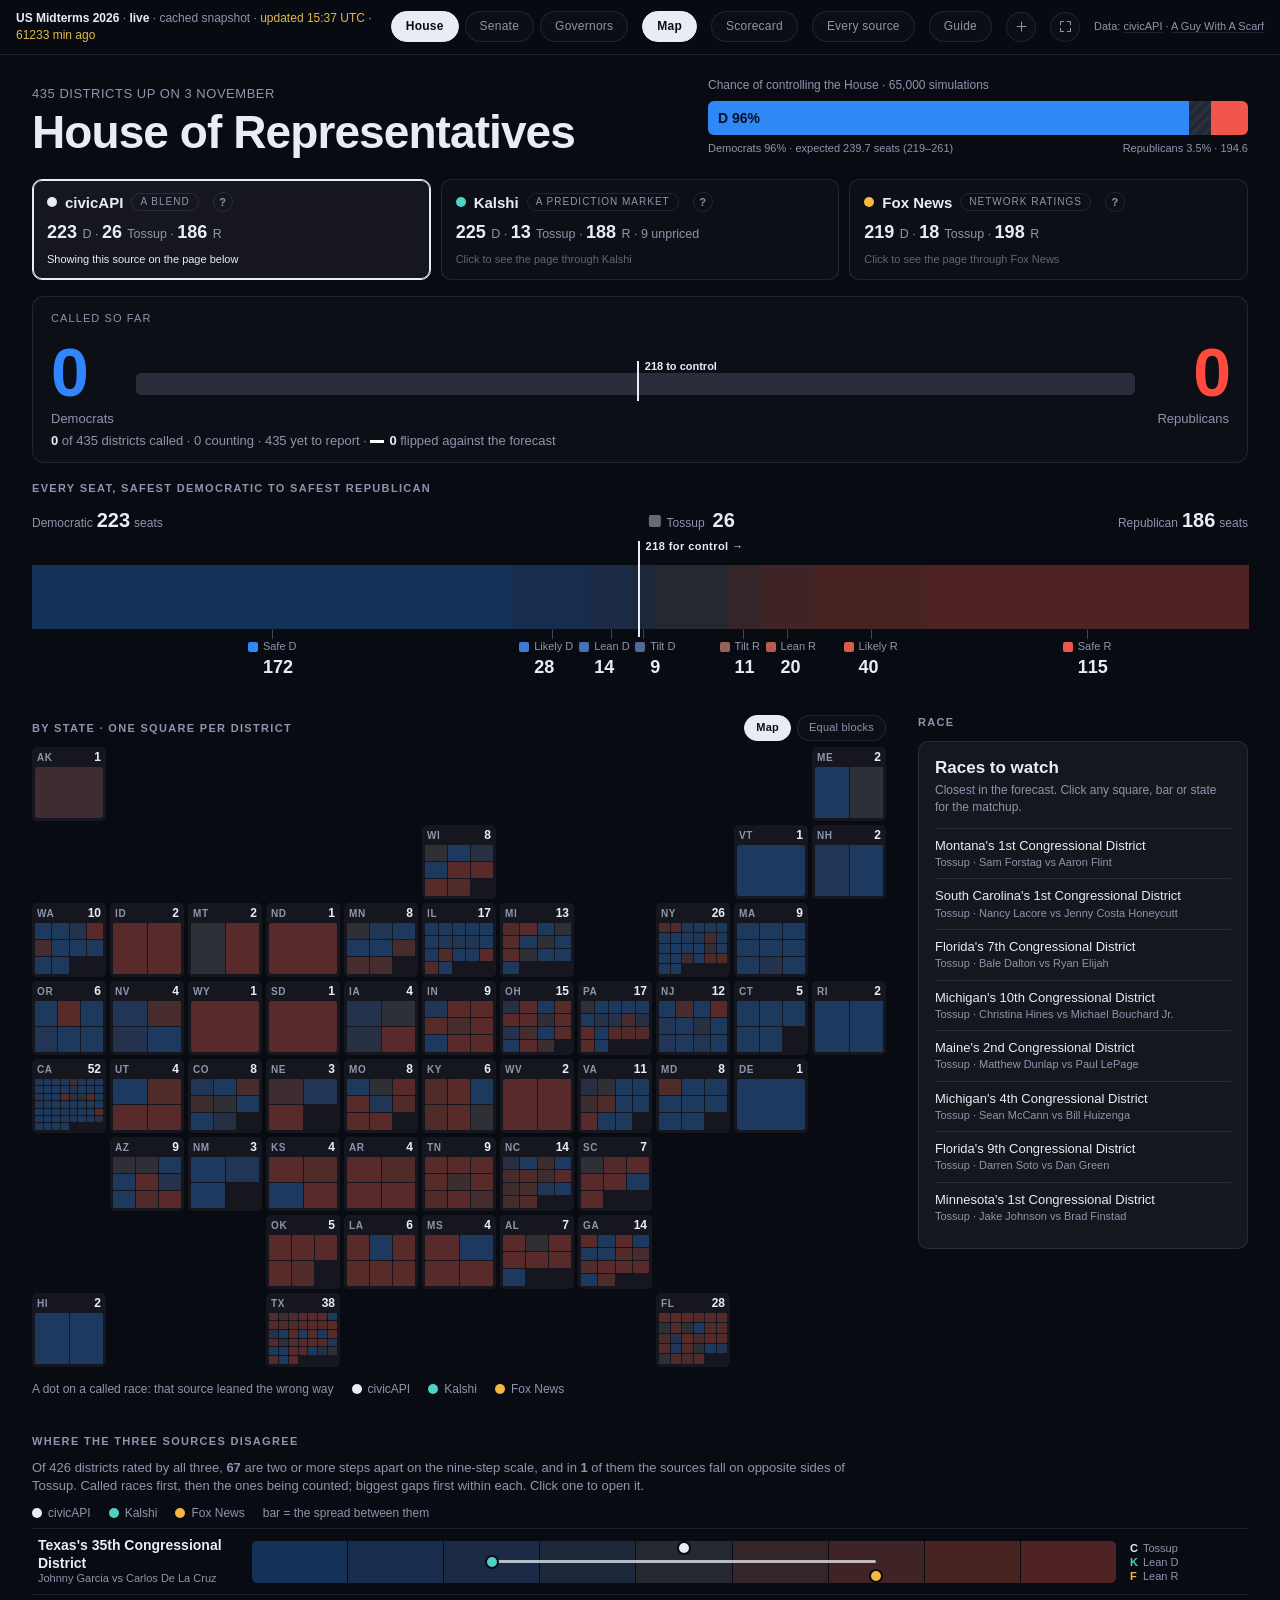
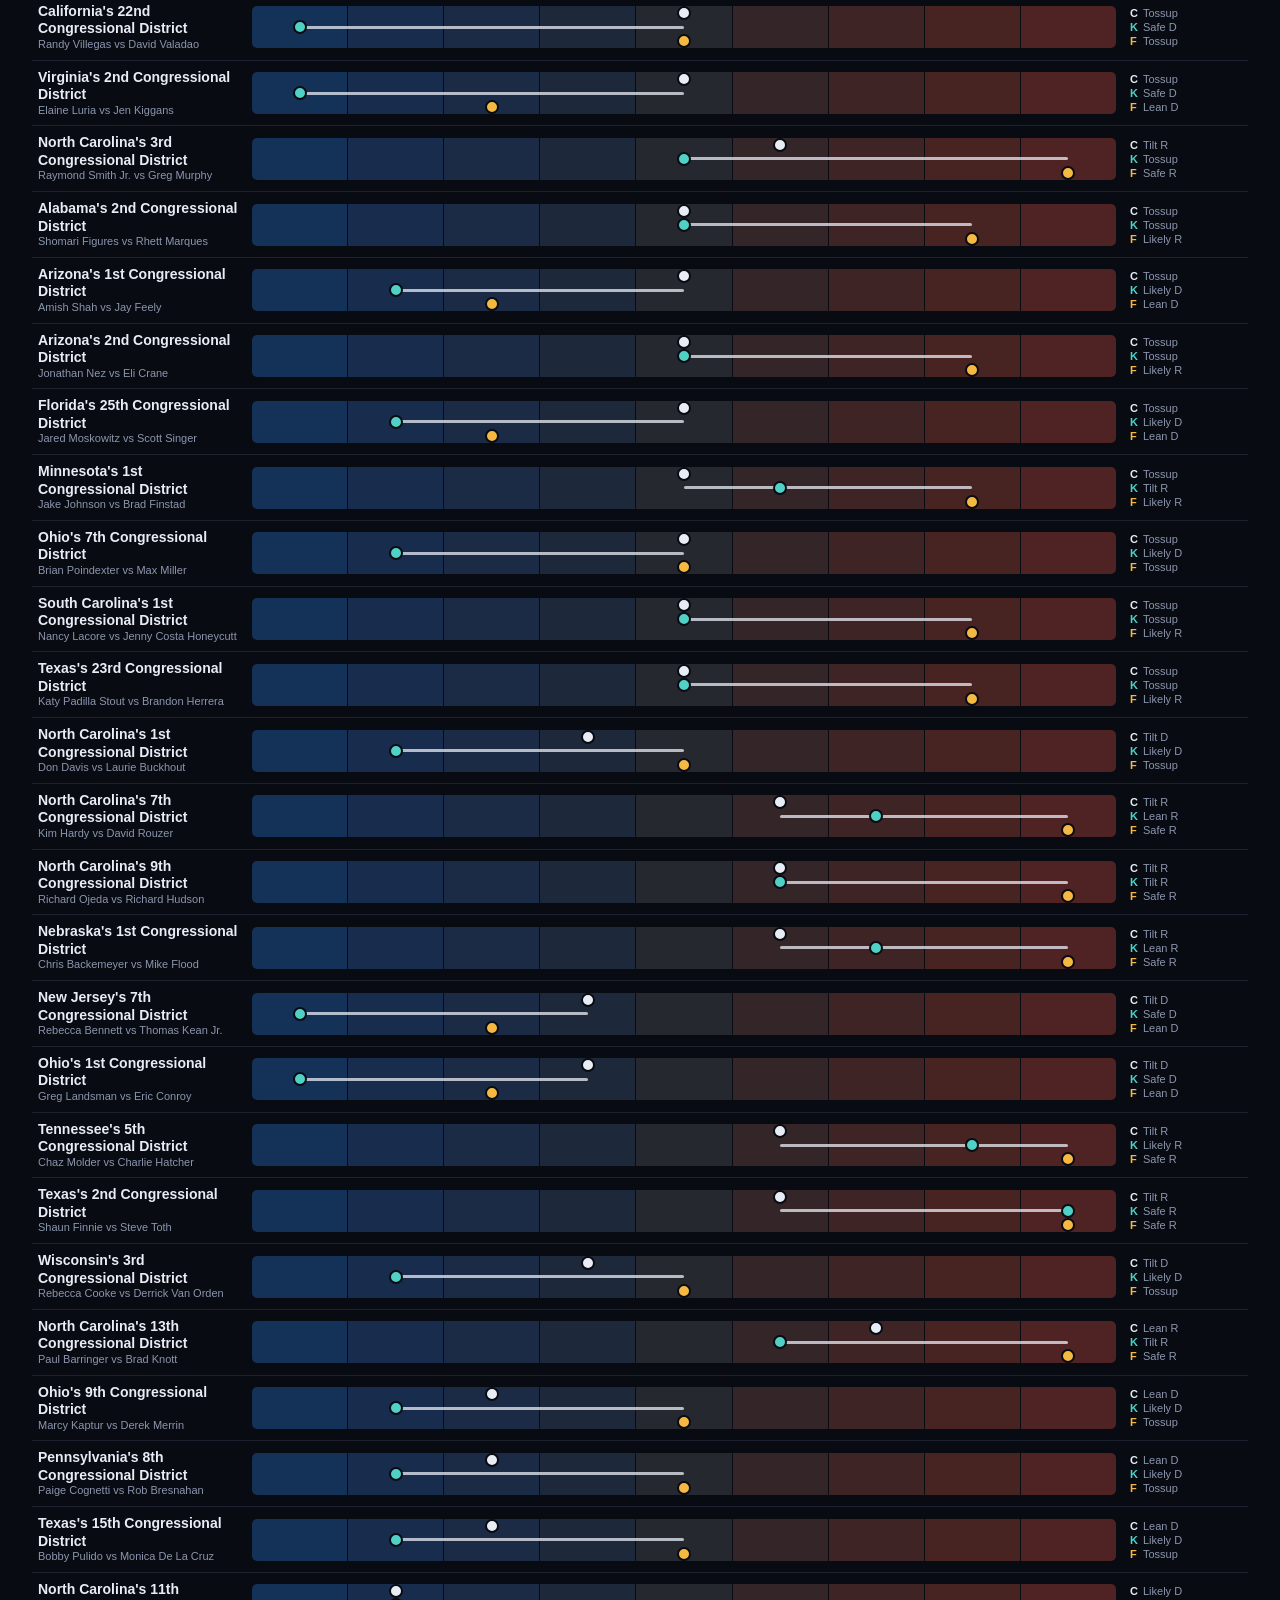
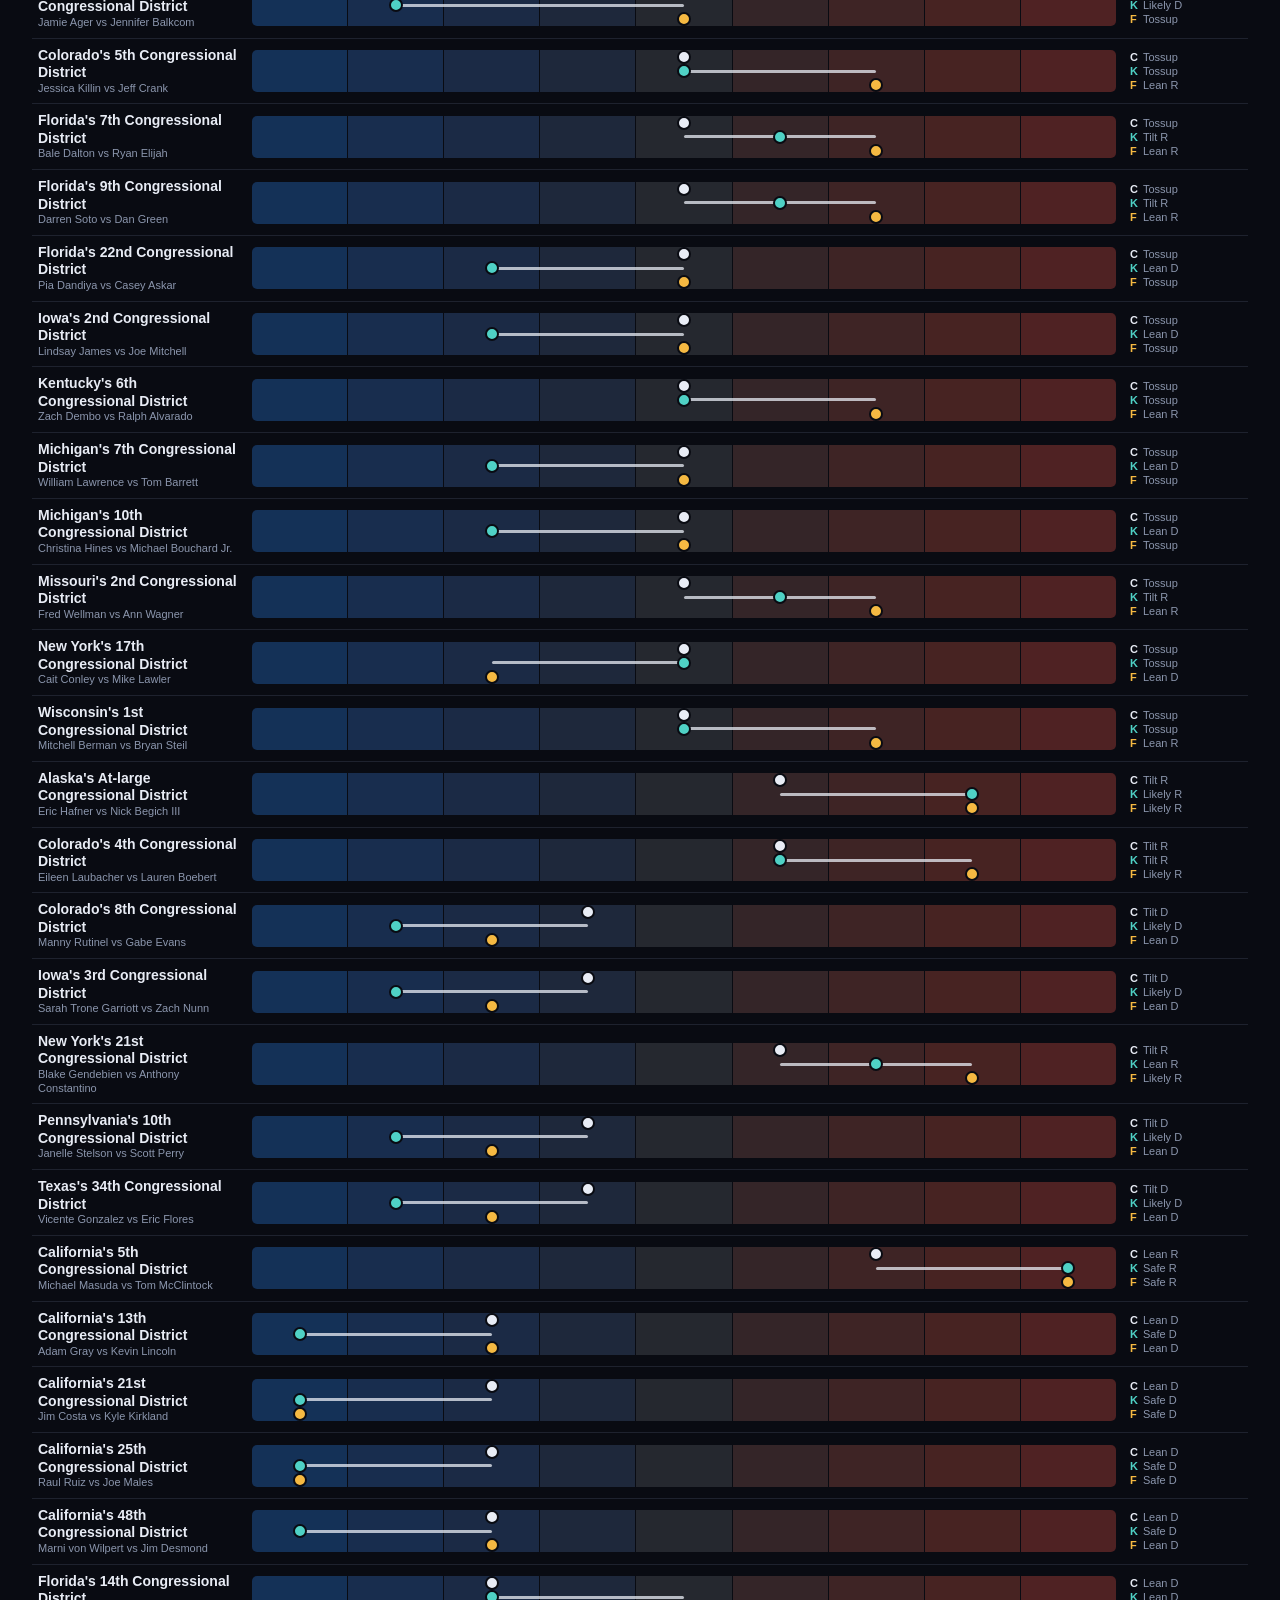
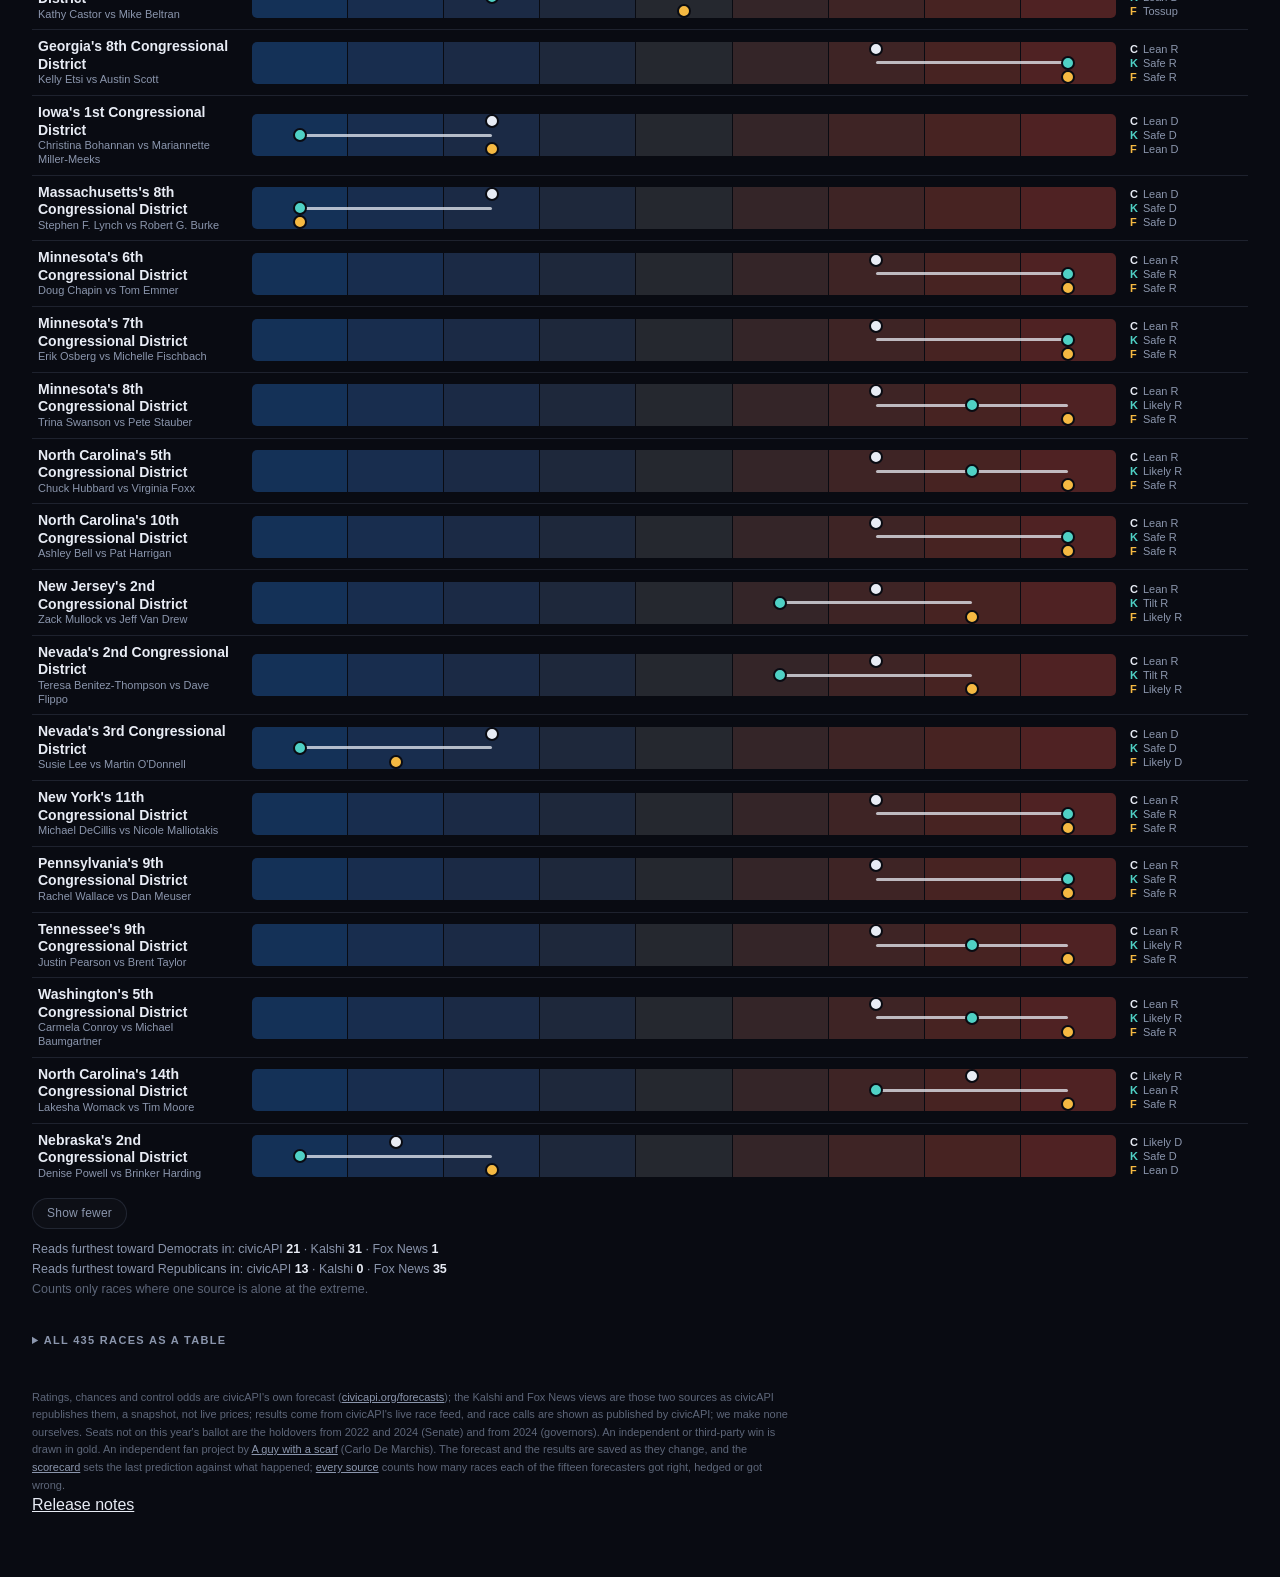
<file: index.html>
<!doctype html>
<html lang="en">
<head>
<meta charset="utf-8">
<meta name="viewport" content="width=device-width,initial-scale=1,viewport-fit=cover">
<title>US Midterms 2026 — A Guy With A Scarf</title>
<meta name="description" content="Every House seat, Senate race and governorship on the 3 November 2026 ballot, sorted from safest Democratic to safest Republican and filling in live as the results come in. Produced with passion by A guy with a scarf (Carlo De Marchis).">
<link rel="canonical" href="https://elections.aguywithascarf.com/">
<meta name="theme-color" content="#090b12">

<!-- Link previews on LinkedIn / X / WhatsApp / Slack. All URLs absolute; bump ?v= on og.png to
     bust the caches. -->
<meta property="og:type" content="website">
<meta property="og:site_name" content="A Guy With A Scarf">
<meta property="og:title" content="US Midterms 2026 — every seat, live">
<meta property="og:description" content="Every House seat, Senate race and governorship on the 3 November 2026 ballot, sorted from safest Democratic to safest Republican and filling in live as the results come in. Produced with passion by A guy with a scarf (Carlo De Marchis).">
<meta property="og:url" content="https://elections.aguywithascarf.com/">
<meta property="og:image" content="https://elections.aguywithascarf.com/img/og.png?v=1">
<meta property="og:image:width" content="1200">
<meta property="og:image:height" content="630">
<meta property="og:image:alt" content="The 435 House seats as a bar from safest Democratic in blue to safest Republican in red, above a map of every district.">
<meta name="twitter:card" content="summary_large_image">
<meta name="twitter:title" content="US Midterms 2026 — every seat, live">
<meta name="twitter:description" content="Every House seat, Senate race and governorship on the 3 November 2026 ballot, sorted from safest Democratic to safest Republican and filling in live as the results come in. Produced with passion by A guy with a scarf (Carlo De Marchis).">
<meta name="twitter:image" content="https://elections.aguywithascarf.com/img/og.png?v=1">

<!-- Read by the AGWAS capture extension when you press its shortcut. DEFAULTS: updateSocialMeta()
     rewrites title and tags to the chamber or race you are looking at. -->
<meta name="agwas:title"    content="US Midterms 2026 — every seat, live">
<meta name="agwas:cta"      content="Full interactive midterms experience below">
<meta name="agwas:mentions" content="">
<meta name="agwas:tags"     content="midterms uspolitics dataviz">
<meta name="agwas:bg"       content="https://elections.aguywithascarf.com/img/og.png">
<link rel="icon" href="data:image/svg+xml,%3Csvg xmlns='http://www.w3.org/2000/svg' viewBox='0 0 32 32'%3E%3Crect width='32' height='32' rx='6' fill='%23090b12'/%3E%3Crect x='4' y='10' width='12' height='12' fill='%233a82e8'/%3E%3Crect x='16' y='10' width='12' height='12' fill='%23f0584a'/%3E%3C/svg%3E">
<style>
:root{
  --bg:#090b12; --ink:#e8ecf5; --dim:#8b96ad; --faint:#5d6679;
  --pan:rgba(255,255,255,.05); --pan2:rgba(255,255,255,.02); --line:rgba(150,166,205,.15);
  --acc:#e8ecf5;
  /* Diverging rating scale: grey midpoint, four steps per arm, further from grey = surer.
     Tossup also wears a hatch so the midpoint never relies on its grey alone. */
  --r0:#2f88f5; --r1:#3d7bd6; --r2:#4670b8; --r3:#4f6a9a;
  --r4:#686a72;
  --r5:#98605a; --r6:#b85c52; --r7:#d85a48; --r8:#f2564a;
  /* Seats that are not on this year's ballot: the same two hues, dimmed. */
  --hD:#26406b; --hR:#6b3430;
  /* A race that has been called: solid party colour, brighter than any forecast step. */
  --calD:#2f86ff; --calR:#ff4a3d; --calO:#e0b84a;
  --gap:2px;
}
*{box-sizing:border-box;margin:0;padding:0}
html{background:var(--bg)}
body{background:var(--bg);color:var(--ink);font-family:"Helvetica Neue",Helvetica,Arial,sans-serif;font-weight:300;
  -webkit-font-smoothing:antialiased;line-height:1.4;min-height:100vh}
b,strong{font-weight:700}
a{color:inherit}
button{font:inherit;color:inherit}

#topbar{position:sticky;top:0;z-index:30;display:flex;align-items:center;gap:14px;flex-wrap:wrap;
  padding:10px 16px;background:rgba(9,11,18,.92);backdrop-filter:blur(14px);border-bottom:1px solid var(--line);font-size:12px}
#ctx{color:var(--dim);flex:1 1 220px;min-width:0}
#ctx b{color:var(--ink)}
.seg{display:flex;gap:6px}
.pill{border:1px solid var(--line);background:var(--pan2);color:var(--dim);border-radius:99px;
  padding:6px 14px;font-size:12px;cursor:pointer;letter-spacing:.02em}
.pill:hover{color:var(--ink);border-color:rgba(150,166,205,.35)}
a.pill{text-decoration:none}
.pill.on{background:var(--ink);border-color:var(--ink);color:#0a0d14;font-weight:700}
.ic{width:30px;height:30px;border-radius:99px;border:1px solid var(--line);background:var(--pan2);color:var(--dim);
  display:grid;place-items:center;cursor:pointer;padding:0}
.ic:hover{color:var(--ink);border-color:rgba(150,166,205,.35)}
.ic svg{width:15px;height:15px;fill:none;stroke:currentColor;stroke-width:1.7;stroke-linecap:round;stroke-linejoin:round}
@media (max-width:700px){#fsBtn{display:none}}
.mod{position:fixed;inset:0;z-index:60;background:rgba(4,6,12,.82);backdrop-filter:blur(7px);display:none;place-items:center;padding:22px}
.mod.on{display:grid}
.mbox{width:min(430px,94vw);max-height:84vh;overflow:auto;background:#0d1019;border:1px solid var(--line);border-radius:20px;padding:22px 24px}
.mbox h3{font-size:17px;font-weight:700;margin-bottom:12px}
.mbox p{font-size:12.5px;color:var(--dim);line-height:1.65}
.applist{display:flex;flex-direction:column;gap:3px}
.approw{display:grid;grid-template-columns:12px 1fr auto;gap:11px;align-items:center;padding:9px 10px;border-radius:10px;
  text-decoration:none;color:var(--ink);font-size:12.5px}
.approw:hover{background:var(--pan)}
.approw i{width:9px;height:9px;border-radius:99px}
.approw em{font-style:normal;color:var(--dim);font-size:11px;display:block}
#credit{color:var(--dim);font-size:11px}
#credit a{text-decoration:none;border-bottom:1px solid var(--line)}
#credit a:hover{color:var(--ink)}

main{padding:22px clamp(16px,2.5vw,48px) 60px}
h1{font-size:clamp(28px,5vw,46px);font-weight:700;letter-spacing:-.02em;line-height:1.05}
h1 small{display:block;font-size:13px;font-weight:300;color:var(--dim);letter-spacing:.04em;margin-bottom:8px;text-transform:uppercase}
h2{font-size:11px;font-weight:700;letter-spacing:.12em;text-transform:uppercase;color:var(--dim);margin:30px 0 10px}

/* ---- hero ---- */
#hero{display:grid;grid-template-columns:minmax(0,1.2fr) minmax(0,1fr);gap:28px;align-items:end}
#odds .lab{font-size:12px;color:var(--dim);margin-bottom:8px}
.oddsbar{display:flex;height:34px;border-radius:6px;overflow:hidden;background:var(--pan)}
.oddsbar > div{display:flex;align-items:center;padding:0 10px;font-weight:700;font-size:14px;white-space:nowrap;overflow:hidden;min-width:0}
.oddsbar .od{background:var(--r0);color:#04122b}
.oddsbar .or{background:var(--r8);color:#2b0703;justify-content:flex-end}
.oddsbar .on{background:repeating-linear-gradient(135deg,#2a2f3d 0 4px,#232734 4px 8px)}
.oddsfix{font-size:11px;color:#e0b84a;margin-top:6px}
.oddsnote{display:flex;justify-content:space-between;font-size:11px;color:var(--dim);margin-top:6px;gap:12px}
#status .stale{color:#e0b84a}
#called{margin-top:16px;min-height:20px}
#called:empty{display:none}   /* no block reserved for the election-night count until it has something to say */
.score{background:var(--pan2);border:1px solid var(--line);border-radius:12px;padding:14px 18px 12px}
.scap{font-size:11px;letter-spacing:.1em;text-transform:uppercase;color:var(--dim)}
.scap b{color:var(--ink);letter-spacing:0;text-transform:none}
.srow2{display:grid;grid-template-columns:auto minmax(0,1fr) auto;gap:22px;align-items:center;margin:8px 0 6px}
.sd{display:flex;flex-direction:column;line-height:1.1}
.sd b{font-size:clamp(40px,6vw,68px);font-weight:700;letter-spacing:-.03em;font-variant-numeric:tabular-nums}
.sd span{font-size:13px;color:var(--dim);margin-top:2px}
.sd small{font-size:11px;color:var(--faint)}
.sd.D b{color:var(--calD)} .sd.R{text-align:right} .sd.R b{color:var(--calR)}
.sbar{position:relative;padding:14px 0 6px}
.cbar{display:flex;height:22px;border-radius:5px;overflow:hidden;background:var(--pan)}
.cbar i{display:block;min-width:0;height:100%}
.bD{background:var(--calD)} .bR{background:var(--calR)} .bO{background:var(--calO)} .bU{background:rgba(150,166,205,.14)}
.mk2{position:absolute;top:2px;bottom:0;width:0;border-left:2px solid var(--ink)}
.mk2 em{position:absolute;top:-2px;left:6px;font-style:normal;font-size:11px;font-weight:700;white-space:nowrap;color:var(--ink)}
.sfoot{font-size:13px;color:var(--dim)}
.sfoot b{color:var(--ink)}
.sfoot .fl i{display:inline-block;width:14px;height:3px;background:#fff;vertical-align:middle;margin-right:5px}
@media (max-width:700px){.srow2{grid-template-columns:1fr 1fr;gap:6px 12px}.sbar{grid-column:1/-1;order:3}}
#bandh2{margin-top:18px}
.dotD,.dotR,.dotO{display:inline-block;width:9px;height:9px;border-radius:2px;margin-right:5px;vertical-align:baseline}
.dotD{background:var(--calD)} .dotR{background:var(--calR)} .dotO{background:var(--calO)}

/* ---- the band ---- */
#bandwrap{position:relative;padding-top:24px}
#band{display:flex;height:64px}
#band.sparse{gap:var(--gap)}
#band .b{flex:1 1 0;min-width:0;position:relative;cursor:pointer;background:var(--c)}
#band.sparse .b{border-radius:2px}
#band .b.hold{cursor:default}
#maj{visibility:hidden;position:absolute;top:0;bottom:-8px;width:0;border-left:2px solid var(--ink);pointer-events:none}
#maj span{position:absolute;top:0;left:6px;transform:translateY(-2px);white-space:nowrap;font-size:11px;font-weight:700;letter-spacing:.04em}
#maj.flip span{left:auto;right:6px}
.bandend{position:relative;display:flex;justify-content:space-between;align-items:baseline;font-size:12px;margin-bottom:7px;color:var(--dim)}
.bandend b{color:var(--ink);font-size:20px;font-weight:700;margin:0 4px}
.bandend .tu{position:absolute;top:0;transform:translateX(-50%);display:inline-flex;align-items:baseline;gap:6px;white-space:nowrap}
.bandend .tu i{display:inline-block;width:12px;height:12px;border-radius:2px;background:var(--c)}
.bandend .tu b{margin:0 0 0 2px}
@media (max-width:700px){
  /* no room to float over the bar between the two totals: Tossup takes a line of its own */
  .bandend{flex-wrap:wrap;gap:2px 12px}
  .bandend .tu{position:static;transform:none;order:3;flex-basis:100%}
}

.legend{display:flex;flex-wrap:wrap;gap:10px 22px;font-size:11px;color:var(--dim);margin-top:14px}
.legend .lg{display:flex;flex-direction:column;gap:3px}
.legend .lt{display:inline-flex;align-items:center;gap:5px}
.legend .lg b{padding-left:15px;font-size:18px;line-height:1.1;font-weight:700;color:var(--ink);font-variant-numeric:tabular-nums}
.legend i{width:10px;height:10px;border-radius:2px;display:inline-block;background:var(--c)}
.legend .ln{display:none}
/* wide screens: each level sits under its own stretch of the bar, neighbours staggered onto a
   second row, a hairline joining each label to its stretch (positions are set in layoutLegend) */
.legend.al{display:block;position:relative;margin-top:0}
.legend.al .lg{position:absolute;white-space:nowrap}
.legend.al .ln{display:block;position:absolute;width:1px;background:rgba(150,166,205,.4)}
#legend2:empty{display:none}

/* rating colours, shared by the band, the tiles and the chips */
.r0{--c:var(--r0)}.r1{--c:var(--r1)}.r2{--c:var(--r2)}.r3{--c:var(--r3)}
.r4{--c:var(--r4);background-image:repeating-linear-gradient(135deg,rgba(255,255,255,.32) 0 2px,transparent 2px 5px)}
.r5{--c:var(--r5)}.r6{--c:var(--r6)}.r7{--c:var(--r7)}.r8{--c:var(--r8)}
.hD{--c:var(--hD)}.hR{--c:var(--hR)}
/* election night: a race that has not been called fades back; a called one goes solid */
.live .st-pend{opacity:.3}
.live .st-cnt{animation:pulse 1.5s ease-in-out infinite}
.st-called.cD{--c:var(--calD);background-image:none}
.st-called.cR{--c:var(--calR);background-image:none}
.st-called.cO{--c:var(--calO);background-image:none}
.upset::after{content:"";position:absolute;left:0;right:0;top:0;height:3px;background:#fff}
.wds{position:absolute;inset:0;display:flex;align-items:center;justify-content:center;gap:5%;pointer-events:none}
.wds b{flex:none;width:34%;aspect-ratio:1;border-radius:50%;background:var(--sc);box-shadow:0 0 0 1px rgba(9,11,18,.55)}
.wds.n2 b{width:30%}.wds.n3 b{width:26%}
.sel{outline:2px solid #fff;outline-offset:1px;z-index:3}
@keyframes pulse{0%,100%{opacity:1}50%{opacity:.45}}
@media (prefers-reduced-motion:reduce){.live .st-cnt{animation:none}}

/* ---- columns: map + detail ---- */
.cols{display:grid;grid-template-columns:minmax(0,1fr) clamp(330px,22vw,440px);gap:clamp(20px,2.5vw,40px);align-items:start}
[hidden]{display:none!important}
#replay{position:fixed;left:0;right:0;bottom:0;z-index:45;display:flex;align-items:center;gap:14px;padding:10px clamp(16px,2.5vw,48px);background:rgba(9,11,18,.96);backdrop-filter:blur(14px);border-top:1px solid var(--line);font-size:12px;color:var(--dim)}
#replay button{flex:0 0 auto;width:38px;height:38px;border-radius:50%;border:1px solid var(--line);background:var(--ink);color:#0a0d14;font-size:15px;cursor:pointer}
#replay input{flex:1 1 auto;min-width:80px;accent-color:#e8ecf5}
#replay .lab{flex:0 1 auto;min-width:0}
#replay .lab b{color:var(--ink)}
@media (max-width:700px){#replay{flex-wrap:wrap}#replay .lab{flex:1 1 100%}}
.h2row{display:flex;align-items:flex-end;justify-content:space-between;gap:12px;margin-top:30px}
.h2row h2{margin:0 0 10px}
.h2row .seg{margin-bottom:6px}
.pill.sm{padding:4px 11px;font-size:11px}
#tilescroll{overflow-x:auto;padding-bottom:4px}
/* equal blocks: one identical square per seat, one row per state, biggest state first */
#blocks{--sq:22px;display:flex;flex-wrap:wrap;align-items:flex-start;gap:22px 20px}
/* a state is a block five squares tall, filled top to bottom then left to right */
.sbox{display:flex;flex-direction:column;gap:6px}
.sbox .sl{display:flex;align-items:baseline;gap:6px;white-space:nowrap;font-size:10px;font-weight:700;letter-spacing:.06em;color:var(--dim)}
.sbox .sl em{font-style:normal;font-size:14px;color:var(--ink);letter-spacing:0}
.sbox .sg{display:grid;grid-auto-flow:column;grid-template-rows:repeat(5,var(--sq));grid-auto-columns:var(--sq);gap:3px}
.sbox i{display:block;position:relative;cursor:pointer;background:var(--c);border-radius:2px}
@media (max-width:700px){#blocks{--sq:18px;gap:18px 14px}}
#tiles{display:grid;grid-template-columns:repeat(11,minmax(48px,1fr));grid-auto-rows:minmax(48px,auto);gap:4px;min-width:560px}
.tile{position:relative;aspect-ratio:1;background:var(--pan);border-radius:5px;padding:3px;display:flex;flex-direction:column;min-width:0}
.tile .ab{font-size:10px;font-weight:700;letter-spacing:.06em;color:var(--dim);line-height:1;margin:1px 2px 4px 2px;display:flex;justify-content:space-between;align-items:baseline}
.tile .ab em{font-style:normal;font-size:12px;font-weight:700;color:var(--ink);letter-spacing:0}
.tile.off .ab em{font-size:9px;font-weight:300;color:var(--faint)}
.tile .sqs{flex:1;display:grid;gap:1px;min-height:0;grid-template-columns:repeat(var(--n),minmax(0,1fr));grid-auto-rows:minmax(0,1fr)}
.tile .sqs i{position:relative;cursor:pointer;background:var(--c);display:block;border-radius:1px}
.tile.off{background:transparent;border:1px dashed var(--line)}
.tile.off .ab{color:var(--faint)}
.tile.off .sqs i{cursor:default}
.tile.one .sqs{grid-template-columns:1fr}
.tile.one .sqs i{border-radius:3px}

/* ---- detail ---- */
#detail{position:sticky;top:64px;background:var(--pan);border:1px solid var(--line);border-radius:10px;padding:16px;min-height:240px}
#detail h3{font-size:17px;font-weight:700;line-height:1.2;margin-bottom:4px}
#detail .sub{font-size:12px;color:var(--dim);margin-bottom:12px}
#detail .chip{display:inline-block;padding:2px 9px;border-radius:99px;font-size:11px;font-weight:700;background:var(--c);color:#fff;margin-right:6px}
#detail .chip.r4{background-color:var(--r4)}
.cand{display:grid;grid-template-columns:10px minmax(0,1fr) auto;gap:8px;align-items:center;padding:7px 0;border-top:1px solid var(--line);font-size:13px}
.cand:first-of-type{border-top:0}
.cand .sw{width:10px;height:10px;border-radius:2px}
.cand .nm{overflow:hidden;text-overflow:ellipsis;white-space:nowrap}
.cand .nm small{color:var(--dim);font-size:11px;margin-left:4px}
.cand .v{font-variant-numeric:tabular-nums;font-weight:700}
.cand .v small{font-weight:300;color:var(--dim);margin-left:4px}
.bar{height:4px;background:var(--pan);border-radius:2px;margin:-2px 0 6px 18px;overflow:hidden}
.bar > i{display:block;height:100%}
#detail h4{font-size:10px;font-weight:700;letter-spacing:.12em;text-transform:uppercase;color:var(--dim);margin:14px 0 6px}
.watch{display:block;width:100%;text-align:left;background:none;border:0;border-top:1px solid var(--line);padding:8px 0;cursor:pointer;font-size:13px;color:var(--ink)}
.watch small{display:block;color:var(--dim);font-size:11px}
.watch:hover{background:var(--pan2)}
.watch.st-called{background:var(--calD);color:#fff;padding:8px 10px;margin-top:3px;border-radius:4px;border-top:0}
.watch.st-called.cR{background:var(--calR)}
.watch.st-called.cO{background:var(--calO);color:#1a1405}
.watch.st-called small{color:rgba(255,255,255,.88)}
.watch.st-called.cO small{color:rgba(26,20,5,.8)}
.watch.st-called:hover{filter:brightness(1.1);background:var(--calD)}
.watch.st-called.cR:hover{background:var(--calR)}
.watch.st-called.cO:hover{background:var(--calO)}
.rptg{font-size:12px;color:var(--dim);margin-top:6px}

/* ---- table ---- */
details{margin-top:34px}
summary{cursor:pointer;font-size:11px;font-weight:700;letter-spacing:.12em;text-transform:uppercase;color:var(--dim)}
.tblwrap{overflow-x:auto;margin-top:12px}
table{border-collapse:collapse;width:100%;font-size:12.5px;min-width:640px}
th{font-size:10px;letter-spacing:.1em;text-transform:uppercase;color:var(--dim);text-align:left;padding:6px 8px;border-bottom:1px solid var(--line);position:sticky;top:0;background:var(--bg)}
td{padding:6px 8px;border-bottom:1px solid var(--line);white-space:nowrap}
tr[data-key]{cursor:pointer}
tr[data-key]:hover td{background:var(--pan2)}
tr.sel td{background:var(--pan)}
td .chip{display:inline-block;padding:1px 8px;border-radius:99px;font-size:11px;font-weight:700;background:var(--c);color:#fff}

#tip{position:fixed;z-index:50;pointer-events:none;max-width:260px;padding:9px 11px;border-radius:7px;font-size:12px;
  background:rgba(18,21,32,.97);border:1px solid var(--line);box-shadow:0 8px 24px rgba(0,0,0,.5);display:none}
#tip b{display:block;font-size:13px;margin-bottom:2px}
#tip .m{color:var(--dim)}
#foot{margin-top:40px;font-size:11px;color:var(--faint);line-height:1.6;max-width:760px}
#foot a{color:var(--dim)}

/* ---- sources: the three cards that explain what each forecast is, and switch the page between them ---- */
.r9{--c:#2a2e3a;background-image:repeating-linear-gradient(45deg,rgba(255,255,255,.16) 0 2px,transparent 2px 6px)}
#detail .chip.r9{background-color:#2a2e3a;color:var(--dim)}
#sources{margin-top:22px}
.srcs{display:grid;grid-template-columns:repeat(3,minmax(0,1fr));gap:10px}
.src{text-align:left;cursor:pointer;background:var(--pan2);border:1px solid var(--line);border-radius:10px;padding:12px 14px;display:flex;flex-direction:column;gap:7px;color:var(--ink)}
.src:hover{border-color:rgba(150,166,205,.4)}
.src.on{background:var(--pan);border-color:var(--sc);box-shadow:inset 0 0 0 1px var(--sc)}
.src .top{display:flex;align-items:center;gap:8px;flex-wrap:wrap}
.src .dot{width:10px;height:10px;border-radius:50%;background:var(--sc);flex:none}
.src .top b{font-size:15px}
.src .tag{font-size:10px;letter-spacing:.1em;text-transform:uppercase;color:var(--dim);border:1px solid var(--line);border-radius:99px;padding:1px 8px;margin-left:auto;white-space:nowrap}
.src .read{font-size:12.5px;font-variant-numeric:tabular-nums;color:var(--dim)}
.src .read b{color:var(--ink);font-size:18px;padding-right:2px}
.src .what{font-size:12.5px;line-height:1.5;color:var(--dim)}
.src .meta{font-size:11px;color:var(--faint);line-height:1.4}
.src .q{margin-left:6px;width:20px;height:20px;border-radius:50%;border:1px solid var(--line);display:grid;place-items:center;font-size:11px;font-weight:700;color:var(--dim);cursor:pointer;flex:none}
.src .q:hover,.src .q.on{color:var(--ink);border-color:rgba(150,166,205,.5)}
.src .tag{margin-left:auto}
.src .acc{font-size:11.5px;color:var(--dim);line-height:1.5;font-variant-numeric:tabular-nums}
.src .acc b{font-weight:700;color:var(--ink)}.src .acc .good{color:#43c07a}.src .acc .bad{color:#e0554a}
.src.on .meta.now{color:var(--sc)}
.src[data-src=civicapi],.sc-civicapi{--sc:#e8ecf5}.src[data-src=kalshi],.sc-kalshi{--sc:#4fd1c5}.src[data-src=foxnews],.sc-foxnews{--sc:#f5b942}
/* where they disagree */
#diff{margin-top:30px}
#diff h2{margin-top:0}
.dsub{font-size:13px;color:var(--dim);max-width:860px}
.dkey{display:flex;gap:18px;flex-wrap:wrap;font-size:12px;color:var(--dim);margin:10px 0 6px}
.dkey i{display:inline-block;width:10px;height:10px;border-radius:50%;margin-right:6px;vertical-align:-1px;background:var(--sc)}
.drow{display:grid;grid-template-columns:minmax(120px,200px) minmax(0,1fr) 112px;gap:14px;align-items:center;width:100%;text-align:left;background:none;border:0;border-top:1px solid var(--line);padding:8px 6px;cursor:pointer;color:var(--ink)}
.drow:hover,.drow.sel{background:var(--pan2)}
.drow .dn{font-size:14px;font-weight:700;line-height:1.25}
.drow .dn small{display:block;font-weight:300;font-size:11px;color:var(--dim)}
.dscale{position:relative;height:42px;border-radius:5px;overflow:hidden;display:flex;gap:1px;background:var(--bg)}
.dscale i.cell{flex:1 1 0;background:var(--c);opacity:.3}
.dscale .span{position:absolute;top:50%;height:3px;margin-top:-1.5px;background:rgba(232,236,245,.75);border-radius:2px}
.dscale .mk{position:absolute;width:14px;height:14px;border-radius:50%;transform:translateX(-50%);background:var(--sc);border:2px solid var(--bg)}
.drow .dres.cnt{font-weight:300;color:var(--dim);animation:pulse 1.5s ease-in-out infinite}
.drow .dres{display:block;font-weight:300;color:var(--ink);margin-top:3px}
.drow .dres b{display:block;font-weight:700;letter-spacing:.14em;text-transform:uppercase;font-size:11px}
/* a called race: the name cell becomes a solid block in the winner's colour, and the winner's half of the scale lights up */
.drow.st-called{padding-left:0}
.drow.st-called .dn{align-self:stretch;margin:-8px 0;padding:9px 14px;background:var(--calD);color:#fff;display:flex;flex-direction:column;justify-content:center}
.drow.st-called.cR .dn{background:var(--calR)}
.drow.st-called.cO .dn{background:var(--calO);color:#1a1405}
.drow.st-called .dn small{color:rgba(255,255,255,.85)}
.drow.st-called.cO .dn small{color:rgba(26,20,5,.8)}
.drow.st-called .dres,.drow.st-called .dres b{color:#fff}
.drow.st-called.cO .dres,.drow.st-called.cO .dres b{color:#1a1405}
.drow.st-called .dres{font-size:12px}
.dscale.wD .cell:nth-child(-n+4),.dscale.wR .cell:nth-child(n+6){opacity:.85}
.dscale.wD .cell:nth-child(n+6),.dscale.wR .cell:nth-child(-n+4){opacity:.14}
/* a source that leaned the wrong way: its dot is ringed in white with a dark gap, and bigger */
.mk.wrong{box-shadow:0 0 0 2px #090b12,0 0 0 4px #fff;z-index:2}
.dlab em.n{font-size:13px}
.dlab em{font-style:normal;font-weight:700;margin-left:4px}
.dlab em.y{color:#43c07a} .dlab em.n{color:#e0554a} .dlab em.z{color:var(--faint)}
@media (prefers-reduced-motion:reduce){.drow .dres.cnt{animation:none}}
.dlab{font-size:11px;line-height:14px;color:var(--dim);white-space:nowrap}
.dlab b{display:inline-block;width:13px;color:var(--sc)}
.dread{font-size:12.5px;color:var(--dim);margin-top:10px;line-height:1.6}
.dread b{color:var(--ink)}
.dmore{margin-top:10px}
.srow{display:flex;align-items:center;gap:8px;padding:5px 0;border-top:1px solid var(--line);font-size:12.5px}
.srow .dot{width:9px;height:9px;border-radius:50%;background:var(--sc);flex:none}
.srow .nm{flex:1 1 auto}
.srow .v{color:var(--dim);font-variant-numeric:tabular-nums}

@media (max-width:900px){
  #hero{grid-template-columns:1fr;gap:18px}
  .cols{grid-template-columns:1fr}
  #detail{position:static}
  /* narrow screens: the three cards swipe sideways instead of stacking into a screenful */
  .srcs{display:flex;overflow-x:auto;scroll-snap-type:x mandatory;gap:10px;margin-right:calc(-1 * clamp(16px,2.5vw,48px));padding-right:clamp(16px,2.5vw,48px);padding-bottom:4px}
  .src{flex:0 0 min(86%,380px);scroll-snap-align:start}
}
@media (max-width:700px){
  .drow{grid-template-columns:minmax(0,1fr) 108px}
  .drow .dn{grid-column:1/-1}
}
</style>
<!-- Umami --><script>try{/[?&#]noumami\b/.test(location.href)&&localStorage.setItem('umami.disabled','1')}catch(e){}</script><script defer src="https://m.aguywithascarf.com/k.js" data-website-id="da7c4444-fe20-4f84-baaf-47d34355418b"></script>
<script defer src="https://dataviz.aguywithascarf.com/ver.js"></script><!-- End Umami -->
</head>
<body>

<div id="topbar">
  <div id="ctx"><b>US Midterms 2026</b> · <span id="status">loading…</span></div>
  <div class="seg" id="chambers" role="tablist" aria-label="Chamber"></div>
  <a class="pill on" href="./">Map</a>
  <a class="pill" href="scorecard/">Scorecard</a>
  <a class="pill" href="sources/">Every source</a>
  <a class="pill" href="help/">Guide</a>
  <button class="ic" id="moreBtn" title="More sports experiences" aria-label="More sports experiences"><svg viewBox="0 0 24 24"><path d="M12 5v14M5 12h14"/></svg></button>
  <button class="ic" id="fsBtn" title="Fullscreen (f)" aria-label="Fullscreen"><svg viewBox="0 0 24 24"><path d="M4 9V4h5M20 15v5h-5M15 4h5v5M9 20H4v-5"/></svg></button>
  <div id="credit">Data: <a href="https://civicapi.org" target="_blank" rel="noopener">civicAPI</a> · <a href="https://aguywithascarf.com/">A Guy With A Scarf</a><a class="agwas-ver" data-agwas-ver="midterms" href="https://dataviz.aguywithascarf.com/releases/#midterms"></a></div>
</div>

<div class="mod" id="mmodal" aria-hidden="true">
  <div class="mbox" role="dialog" aria-label="More sports experiences">
    <h3>More sports experiences</h3>
    <div class="applist" id="applist"></div>
    <p style="margin-top:12px"><a href="https://dataviz.aguywithascarf.com" target="_blank" rel="noopener">See them all →</a></p>
  </div>
</div>

<main id="app">
  <div id="hero">
    <h1><small id="kicker"></small><span id="title"></span></h1>
    <div id="odds"></div>
  </div>
  <section id="sources" aria-label="Forecast source"></section>
  <div id="called"></div>

  <h2 id="bandh2"></h2>
  <div class="bandend" id="bandend"></div>
  <div id="bandwrap">
    <div id="band" aria-label="Every seat in the chamber, safest Democratic on the left to safest Republican on the right"></div>
    <div id="maj"><span></span></div>
  </div>
  <div class="legend" id="legend"></div>
  <div class="legend" id="legend2"></div>

  <div class="cols">
    <div>
      <div class="h2row"><h2 id="mapH2">By state</h2><div class="seg" id="viewseg"></div></div>
      <div id="tilescroll"><div id="tiles"></div><div id="blocks" hidden></div></div>
      <div class="dkey" id="mapkey"></div>
    </div>
    <div>
      <h2>Race</h2>
      <div id="detail"></div>
    </div>
  </div>

  <section id="diff"></section>

  <details id="tabledet">
    <summary id="tablesum">All races as a table</summary>
    <div class="tblwrap"><table><thead><tr>
      <th>Seat</th><th>Rating</th><th>Democrat</th><th>Republican</th><th>Dem. chance</th><th id="resh">Result</th>
    </tr></thead><tbody id="tbody"></tbody></table></div>
  </details>

  <p id="foot">
    Ratings, chances and control odds are civicAPI's own forecast
    (<a href="https://civicapi.org/forecasts" target="_blank" rel="noopener">civicapi.org/forecasts</a>);
    the Kalshi and Fox News views are those two sources as civicAPI republishes them, a snapshot, not live prices;
    results come from civicAPI's live race feed, and race calls are shown as published by civicAPI; we make none ourselves. Seats not on this year's ballot are the
    holdovers from 2022 and 2024 (Senate) and from 2024 (governors). An independent or third-party
    win is drawn in gold. An independent fan project by <a href="https://aguywithascarf.com/">A guy with a scarf</a> (Carlo De Marchis). The forecast and the results are saved as they change, and the <a href="scorecard/">scorecard</a> sets the last prediction against what happened; <a href="sources/">every source</a> counts how many races each of the fifteen forecasters got right, hedged or got wrong.
  </p>
  <p class="agwas-rel"><a href="https://dataviz.aguywithascarf.com/releases/#midterms">Release notes</a> <a class="agwas-ver" data-agwas-ver="midterms" href="https://dataviz.aguywithascarf.com/releases/#midterms"></a></p>
</main>
<div id="tip"></div>

<script>
(() => {
'use strict';
const $ = s => document.querySelector(s);
const esc = s => String(s ?? '').replace(/[&<>"]/g, c => ({'&':'&amp;','<':'&lt;','>':'&gt;','"':'&quot;'}[c]));

/* ------------------------------------------------------------------ config */
// Data comes through a small shared cache (supabase/functions/elections-cache): one refresh of
// civicAPI per 30 s for everyone watching. If it fails the page asks civicAPI directly, and if
// that fails too it falls back to the snapshots in data/. Add ?cache=off to skip the cache.
const API = 'https://civicapi.org/api/v2';
const POLL_MS = 60000;
const LIVE_FROM = Date.UTC(2026, 10, 3, 10, 0);          // 3 Nov 2026, 10:00 UTC
const CH = {
  house:  {label:'House',     title:'House of Representatives', race:87524, fc:'house',    need:218, total:435, odds:'Chance of controlling the House'},
  senate: {label:'Senate',    title:'Senate',                   race:87528, fc:'senate',   need:51,  total:100, odds:'Chance of controlling the Senate'},
  gov:    {label:'Governors', title:'Governorships',            race:87535, fc:'governor', need:26,  total:50,  odds:'Chance of winning most governorships'}
};
const RATINGS = ['Safe D','Likely D','Lean D','Tilt D','Tossup','Tilt R','Lean R','Likely R','Safe R'];
const GRID = {AK:[0,0],ME:[10,0],WI:[5,1],VT:[9,1],NH:[10,1],WA:[0,2],ID:[1,2],MT:[2,2],ND:[3,2],MN:[4,2],IL:[5,2],MI:[6,2],NY:[8,2],MA:[9,2],
  OR:[0,3],NV:[1,3],WY:[2,3],SD:[3,3],IA:[4,3],IN:[5,3],OH:[6,3],PA:[7,3],NJ:[8,3],CT:[9,3],RI:[10,3],
  CA:[0,4],UT:[1,4],CO:[2,4],NE:[3,4],MO:[4,4],KY:[5,4],WV:[6,4],VA:[7,4],MD:[8,4],DE:[9,4],
  AZ:[1,5],NM:[2,5],KS:[3,5],AR:[4,5],TN:[5,5],NC:[6,5],SC:[7,5],OK:[3,6],LA:[4,6],MS:[5,6],AL:[6,6],GA:[7,6],HI:[0,7],TX:[3,7],FL:[8,7]};

const Q = new URLSearchParams(location.search);
const CACHE = Q.get('cache') === 'off' ? null : 'https://atgelibbknccvxtuolay.supabase.co/functions/v1/elections-cache';
// ?demo=0.6 paints a pretend election night (60% of races reported) over the real forecast
const DEMO = Q.has('demo') ? Math.min(1, Math.max(0, parseFloat(Q.get('demo')) || 0.55)) : null;
// ?rehearsal runs the page against civicAPI's TEST election as if it were election night
const REHEARSAL = Q.has('rehearsal');
// ?replay steps through the saved test elections (archive/rehearsal/) frame by frame, with a scrubber
const REPLAY = Q.has('replay');
let LIVE = DEMO !== null || REHEARSAL || REPLAY || Date.now() >= LIVE_FROM;   // flips by itself when election day arrives, see boot

const S = {ch:'house', view:'map', key:null, source:'civicapi', help:{}, diffAll:true, fc:{}, civ:{}, alt:{}, res:{}, names:{}, seats:{}, src:{fc:'', res:''}, updated:{}, notes:{}, test:{}};

/* Two things civicAPI has done that the page must not pass on (found 2026-10-28):
   - a forecast that cannot be right (the 27 Oct Senate one: seat totals added up to 135 in a chamber
     of 100, and both parties had a 100% chance of control). Its per-race ratings are kept when they are
     sound and only the totals and odds come from the last sane copy bundled in data/; otherwise the whole
     copy is used. Either way the page says so.
   - TEST elections: race documents carry test_data=true with invented, fully "called" results. They
     are ignored in favour of the bundled real copy, and the status bar says so. */
const SIZE = {house: 435, senate: 100, gov: 50}, RACES = {house: 435, senate: 35, gov: 36};
function forecastProblem(k, f) {
  const t = f.totals || {}, m = f.monte_carlo || {};
  const total = (t.democrat || 0) + (t.republican || 0) + (t.tossup || 0) + (t.independent || 0);
  if (total !== SIZE[k]) return `its seat totals add up to ${total} in a chamber of ${SIZE[k]}`;
  if ((m.prob_democrat_majority || 0) + (m.prob_republican_majority || 0) > 100.5) return 'it gives the two parties chances of control that add up to more than 100%';
  return null;
}
/* A forecast whose totals or odds are broken can still have sound per-race ratings (the 27 Oct Senate one
   did). Keep those, rebuild the totals from them (seats not up come from the last sane copy) and borrow
   the odds from that copy. Null if the races themselves do not add up. */
const tally = st => { const r = Object.values(st).map(s => s.rating || ''); return {democrat: r.filter(x => / D$/.test(x)).length, republican: r.filter(x => / R$/.test(x)).length, tossup: r.filter(x => x === 'Tossup').length, independent: 0}; };
function repairForecast(k, f, old) {
  if (!old || forecastProblem(k, old) || Object.keys(f.states || {}).length !== RACES[k]) return null;
  const a = tally(f.states), b = tally(old.states), t = {};
  for (const p of Object.keys(a)) t[p] = (old.totals[p] || 0) - b[p] + a[p];
  if (Object.values(t).reduce((x, y) => x + y, 0) !== SIZE[k]) return null;
  return {...f, totals: t, monte_carlo: old.monte_carlo, majority_odds: old.majority_odds, distribution: old.distribution};
}
async function vetForecast(k, f) {
  const why = forecastProblem(k, f);
  if (!why) { delete S.notes[k]; return f; }
  try {
    const old = await (await fetch(`data/forecast-${k}.json`)).json(), fixed = repairForecast(k, f, old);
    S.notes[k] = {why, shown: old.last_updated, rejected: f.last_updated, kept: !!fixed};
    return fixed || old;
  } catch (e) { return f; }
}

/* -------------------------------------------------------------------- data */
async function getJSON(url, fallback) {
  try {
    const r = await fetch(url, {cache:'no-store'});
    if (!r.ok) throw new Error(r.status);
    return {data: await r.json(), live: true};
  } catch (e) {
    const r = await fetch(fallback);
    if (!r.ok) throw new Error('no data for ' + fallback);
    return {data: await r.json(), live: false};
  }
}
async function fromCache(kind) {
  if (!CACHE) return null;
  try {
    const r = await fetch(`${CACHE}?k=${kind}`, {cache:'no-store'});
    if (!r.ok) throw new Error(r.status);
    const d = await r.json();
    if ((kind === 'sources' ? ['kalshi', 'foxnews'] : ['house', 'senate', 'gov']).some(n => !d[n])) throw new Error('incomplete');
    return d;
  } catch (e) { console.warn('cache', kind, String(e)); return null; }
}
async function pullForecasts() {
  const c = await fromCache('forecast');
  if (c) { for (const k of Object.keys(CH)) S.civ[k] = await vetForecast(k, c[k]); S.src.fc = 'live'; }
  else await Promise.all(Object.entries(CH).map(async ([k, c]) => {
    const {data, live} = await getJSON(`${API}/forecast/${c.fc}/2026/civicapi`, `data/forecast-${k}.json`);
    S.civ[k] = await vetForecast(k, data); S.src.fc = live ? 'live' : (S.src.fc || 'snapshot');
  }));
  await pullSources();
  applySource();
}
/* Kalshi and Fox News, read through civicAPI's per-source forecast route (cache, then civicAPI, then data/sources.json).
   Each is turned into the same shape as civicAPI's forecast, with the names borrowed from it. A race the source does
   not cover keeps rating null ("No rating"). */
function buildAlt(src, k, raw) {
  const states = {};
  for (const [code, b] of Object.entries(S.civ[k].states)) {
    const x = raw.states?.[code], p = x?.[1];
    states[code] = {rating: x ? x[0] : null, democrat_pct: p ?? null, republican_pct: p == null ? null : +(100 - p).toFixed(1),
      democratic: b.democratic, republican: b.republican, independent: b.independent, incumbent_party: b.incumbent_party};
  }
  return {pundit: SRC[src].name, last_updated: raw.last_updated, has_percentages: !!raw.has_percentages, states};
}
async function pullSources() {
  let raw = await fromCache('sources');
  if (!raw) {
    try {
      raw = {};
      await Promise.all(['kalshi', 'foxnews'].flatMap(src => Object.entries(CH).map(async ([k, ch]) => {
        const r = await fetch(`${API}/forecast/${ch.fc}/2026/${src}`, {cache: 'no-store'});
        if (!r.ok) throw new Error(r.status);
        const d = await r.json();
        (raw[src] ||= {})[k] = {last_updated: d.last_updated, has_percentages: d.has_percentages,
          states: Object.fromEntries(Object.entries(d.states || {}).map(([c, st]) => [c, [st.rating, st.democrat_pct ?? null]]))};
      })));
    } catch (e) { raw = null; }
  }
  if (!raw) { try { raw = await (await fetch('data/sources.json')).json(); } catch (e) { raw = null; } }
  S.alt = {};
  if (raw) for (const src of ['kalshi', 'foxnews']) {
    S.alt[src] = {};
    for (const k of Object.keys(CH)) if (raw[src]?.[k]) S.alt[src][k] = buildAlt(src, k, raw[src][k]);
  }
}
/* S.fc is the forecast the page is drawn from: civicAPI's unless the viewer picked another source */
function applySource() {
  if (S.source !== 'civicapi' && !S.alt[S.source]) S.source = 'civicapi';
  for (const k of Object.keys(CH)) S.fc[k] = (S.source !== 'civicapi' && S.alt[S.source][k]) || S.civ[k];
}
function readSource() {
  let v = new URLSearchParams(location.search).get('source');
  try { v = v || localStorage.getItem('midterms.source'); } catch (e) {}
  if (SRC[v]) S.source = v;
}
function setSource(src) {
  S.source = src; applySource();
  try { localStorage.setItem('midterms.source', src); } catch (e) {}
  const q = new URLSearchParams(location.search);
  if (src === 'civicapi') q.delete('source'); else q.set('source', src);
  history.replaceState(null, '', location.pathname + (q.toString() ? '?' + q : '') + location.hash);
  render();
}
async function ingestResults(k, data, live) {
  S.test[k] = !!data.test_data;
  if (data.test_data && !REHEARSAL) {        // civicAPI is running a test election: use the bundled real copy
    try { data = await (await fetch(`data/results-${k}.json`)).json(); live = false; } catch (e) { return; }
  }
  if (!live && S.res[k]?._live) return;   // keep the last good live copy rather than fall back to a stale file
  if (DEMO !== null) data = demoize(k, data);
  data._live = live; if (live) S.polled = Date.now(); S.res[k] = data; S.src.res = live ? 'live' : (S.src.res || 'snapshot');
  for (const [rk, r] of Object.entries(data.region_results || {})) if (r.name) S.names[k + ':' + rk] = r.name;
}
async function pullResults() {
  if (REPLAY && S.booted) return;           // the replay owns the results once it has started
  const c = await fromCache('results');
  if (c) { for (const k of Object.keys(CH)) await ingestResults(k, c[k], true); return; }
  await Promise.all(Object.entries(CH).map(async ([k, ch]) => {
    try {
      const {data, live} = await getJSON(`${API}/race/${ch.race}`, `data/results-${k}.json`);
      await ingestResults(k, data, live);
    } catch (e) { console.warn('results', k, e); }
  }));
}

/* Demo: a seeded pretend night, so the election-night states can be seen before there are votes. */
function hash(s){let h=2166136261;for(const c of s){h^=c.charCodeAt(0);h=Math.imul(h,16777619)}return h>>>0}
function rng(a){return()=>{a|=0;a=a+0x6D2B79F5|0;let t=Math.imul(a^a>>>15,1|a);t=t+Math.imul(t^t>>>7,61|t)^t;return((t^t>>>14)>>>0)/4294967296}}
function demoize(ch, doc) {
  const out = {...doc, region_results:{}};
  for (const [code, f] of Object.entries(S.civ[ch].states)) {   // always civicAPI's chances: Fox has none
    const key = code.toLowerCase(), r = rng(hash(key + ch)), base = doc.region_results[key] || {};
    const dWins = r() < f.democrat_pct / 100, when = r();
    let rep = 0, win = false;
    if (when < DEMO * .8) { rep = 100; win = true; } else if (when < DEMO) rep = 20 + Math.floor(r() * 70);
    const share = dWins ? .5 + r() * .22 : .5 - r() * .22, tv = 150000 + Math.floor(r() * 250000);
    const dv = Math.round(tv * share * rep / 100), rv = Math.round(tv * (1 - share) * rep / 100), t = (dv + rv) || 1;
    out.region_results[key] = {...base, percent_reporting: rep, candidates: [
      {name: f.democratic || 'Democrat',   party:'Democratic', votes:dv, percent:+(dv/t*100).toFixed(1), winner:win && dWins,  color:'#4874a3'},
      {name: f.republican || 'Republican', party:'Republican', votes:rv, percent:+(rv/t*100).toFixed(1), winner:win && !dWins, color:'#c6606b'}]};
  }
  const won = p => Object.values(out.region_results).filter(r => r.candidates.some(c => c.winner && c.party === p)).length;
  out.candidates = (doc.candidates || []).map(c => c.name === 'Democrats' ? {...c, seats: (c.seats || 0) + won('Democratic')}
    : c.name === 'Republicans' ? {...c, seats: (c.seats || 0) + won('Republican')} : c);
  return out;
}

/* ---------------------------------------------------------------- the model */
const party = p => /democrat/i.test(p) ? 'D' : /republican/i.test(p) ? 'R' : 'O';
// rank 9 = "No rating": a race this source does not cover (Kalshi has no market on nine California seats)
const LABELS = [...RATINGS, 'No rating'];
const SRC = {civicapi: {name: 'civicAPI', letter: 'C'}, kalshi: {name: 'Kalshi', letter: 'K'}, foxnews: {name: 'Fox News', letter: 'F'}};
const rankOf = r => { if (r == null) return 9; const i = RATINGS.indexOf(r); return i < 0 ? 4 : i; };
const leanOf = rank => rank < 4 ? 'D' : rank > 4 && rank < 9 ? 'R' : null;
const ratingText = f => f.rating || 'No rating';

function result(ch, key) {
  const r = S.res[ch]?.region_results?.[key];
  if (!r) return {st:'pend', rep:0, c:[]};
  const c = (r.candidates || []).slice().sort((a, b) => b.votes - a.votes);
  const win = c.find(x => x.winner), rep = r.percent_reporting || 0;
  return {st: win ? 'called' : (rep > 0 || c.some(x => x.votes > 0)) ? 'cnt' : 'pend', rep, c, win, party: win ? party(win.party) : null};
}
// civicAPI's national "seats" is a running total, holdovers plus the races called so far (seen in its
// test election: Senate D 51 = 34 not up + 17 called). The holdovers are what is left after taking
// the called wins off, which also gives the plain holdover count before anyone has been called.
function holdovers(ch) {
  const doc = S.res[ch]; if (!doc) return {D: 0, R: 0};
  const cs = doc.candidates || [], rr = Object.values(doc.region_results || {});
  const won = p => rr.filter(r => (r.candidates || []).some(c => c.winner && party(c.party) === p)).length;
  const n = name => cs.find(c => c.name === name)?.seats || 0;
  return {D: Math.max(0, n('Democrats') - won('D')), R: Math.max(0, n('Republicans') - won('R'))};
}
function buildSeats(ch) {
  const fc = S.fc[ch];
  const seats = Object.entries(fc.states).map(([code, f]) => ({code, key: code.toLowerCase(), f, rank: rankOf(f.rating)}));
  seats.sort((a, b) => a.rank - b.rank || b.f.democrat_pct - a.f.democrat_pct || a.code.localeCompare(b.code));
  const h = holdovers(ch);
  const band = [...Array(h.D).fill({hold:'D'}), ...seats, ...Array(h.R).fill({hold:'R'})];
  return {seats, band, hold: h};
}
const seatName = (ch, s) => S.names[ch + ':' + s.key] || s.code;

/* ------------------------------------------------------------------ render */
function setHash() {
  history.replaceState(null, '', location.pathname + location.search + '#' + S.ch + (S.key ? '/' + S.key : ''));
  try { localStorage.setItem('midterms.ch', S.ch); } catch (e) {}
}
function readView() {
  let v = new URLSearchParams(location.search).get('view');
  try { v = v || localStorage.getItem('midterms.view'); } catch (e) {}
  if (v === 'blocks' || v === 'map') S.view = v;
}
function readHash() {
  const [c, k] = location.hash.slice(1).split('/');
  if (CH[c]) { S.ch = c; S.key = k || null; return; }
  try { const c2 = localStorage.getItem('midterms.ch'); if (CH[c2]) S.ch = c2; } catch (e) {}
}

function render() {
  const ch = S.ch, c = CH[ch], fc = S.fc[ch], M = S.seats[ch] = buildSeats(ch);
  document.body.classList.toggle('live', LIVE);
  $('#chambers').innerHTML = Object.entries(CH).map(([k, v]) =>
    `<button class="pill ${k === ch ? 'on' : ''}" role="tab" aria-selected="${k === ch}" data-ch="${k}">${v.label}</button>`).join('');

  $('#kicker').textContent = `${M.seats.length} ${ch === 'house' ? 'districts' : ch === 'senate' ? 'states' : 'states'} up on 3 November`;
  $('#title').textContent = c.title;

  // control odds
  const mc = fc.monte_carlo || {}, pd = mc.prob_democrat_majority ?? null, pr = mc.prob_republican_majority ?? null;
  const rest = pd == null ? 0 : Math.max(0, 100 - pd - pr);
  $('#odds').innerHTML = pd == null ? (S.source === 'civicapi' ? '' : `<div class="lab">${esc(c.odds)}</div><div class="oddsfix" style="color:var(--dim)">${esc(SRC[S.source].name)} does not publish odds of control, only a ${S.source === 'kalshi' ? 'price' : 'rating'} for each race. The seat counts under the bar are added up from its races. civicAPI's odds are on the civicAPI view.</div>`) : `
    <div class="lab">${esc(c.odds)} · ${(mc.simulations || 0).toLocaleString()} simulations</div>
    <div class="oddsbar" role="img" aria-label="Democrats ${pd}%, Republicans ${pr}%">
      <div class="od" style="flex:${pd}">${pd >= 12 ? `D ${Math.round(pd)}%` : ''}</div>
      <div class="on" style="flex:${rest}" title="Neither party reaches a majority in these simulations: ties, independents"></div>
      <div class="or" style="flex:${pr}">${pr >= 12 ? `R ${Math.round(pr)}%` : ''}</div>
    </div>
    ${S.notes[ch] ? `<div class="oddsfix">${S.notes[ch].kept
      ? `civicAPI's ${shortDate(S.notes[ch].rejected)} ${esc(c.label)} odds look wrong (${esc(S.notes[ch].why)}). The seats and percentages here are its ${shortDate(S.notes[ch].rejected)} ratings; the odds are from its ${shortDate(S.notes[ch].shown)} forecast until it is fixed.`
      : `civicAPI's ${shortDate(S.notes[ch].rejected)} ${esc(c.label)} forecast looks wrong (${esc(S.notes[ch].why)}), so this is its ${shortDate(S.notes[ch].shown)} forecast until it is fixed.`}</div>` : ''}
    <div class="oddsnote"><span>Democrats ${pd}% · expected ${mc.expected_democrat_seats} seats (${mc.democrat_seats_p5}–${mc.democrat_seats_p95})</span>
      <span>Republicans ${pr}% · ${mc.expected_republican_seats}</span></div>`;

  // the band
  const n = M.band.length, sparse = n <= 100;
  $('#band').className = sparse ? 'sparse' : '';
  $('#band').innerHTML = M.band.map(b => {
    if (b.hold) return `<i class="b hold h${b.hold}" data-hold="${b.hold}"></i>`;
    return `<i class="${seatCls(ch, b, true)}" data-key="${b.key}"></i>`;
  }).join('');
  const majPos = (c.need - 1) / n * 100;
  $('#maj').style.visibility = 'visible';
  $('#maj').style.left = `calc(${majPos}% - 1px)`;
  $('#maj').classList.toggle('flip', majPos > 70);
  const majTxt = ch === 'gov' ? `${c.need} of 50 = majority` : `${c.need} for control`;
  $('#maj span').textContent = majPos > 70 ? `← ${majTxt}` : `${majTxt} →`;

  // totals under the band
  const D = M.hold.D + M.seats.filter(s => s.rank < 4).length, T = M.seats.filter(s => s.rank === 4).length,
        R = M.hold.R + M.seats.filter(s => s.rank > 4 && s.rank < 9).length;
  const ft = fc.totals || {};
  if (ft.democrat != null && (ft.democrat !== D || ft.republican !== R || ft.tossup !== T)) console.warn('band totals differ from forecast totals', {D, T, R}, ft);
  $('#bandend').innerHTML = `<span>Democratic<b>${D}</b>seats</span><span style="text-align:right">Republican<b>${R}</b>seats</span>`;
  $('#bandh2').textContent = `Every seat, safest Democratic to safest Republican${M.hold.D + M.hold.R ? ' · dimmed seats are not up this year' : ''}`;

  // Each level sits under its own stretch of the bar, with its seat count underneath. The stretches
  // are in band order: Democratic holdovers, the nine ratings, Republican holdovers. Called and
  // Flipped have no stretch, so they get a line of their own on election night.
  const lg = (swatch, label, n, c) => `<span class="lg" ${c == null ? '' : `data-c="${c}"`}><i class="ln"></i><span class="lt">${swatch}${label}</span><b>${n}</b></span>`;
  const nBand = M.band.length, counts = RATINGS.map((_, k) => M.seats.filter(x => x.rank === k).length);
  let cum = 0, parts = [];
  // Tossup is the one level that lives above the bar, centred over its own stretch, so the key
  // below has room for the rest on a single line
  let tossup = '';
  const seg = (swatch, label, n, width, above) => {
    const c = (cum + width / 2) / nBand;
    if (above) tossup = `<span class="tu" style="left:${(c * 100).toFixed(2)}%">${swatch}${label}<b>${n}</b></span>`;
    else parts.push(lg(swatch, label, n, c));
    cum += width;
  };
  if (M.hold.D) seg('<i class="hD"></i>', 'Not up', M.hold.D, M.hold.D);
  RATINGS.forEach((r, k) => seg(`<i class="r${k}"></i>`, r, counts[k], counts[k], k === 4));
  const nNone = M.seats.filter(x => x.rank === 9).length;
  if (nNone) seg('<i class="r9"></i>', 'No rating', nNone, nNone);
  if (M.hold.R) seg('<i class="hR"></i>', 'Not up', M.hold.R, M.hold.R);
  $('#legend').innerHTML = parts.join('');
  $('#bandend').insertAdjacentHTML('beforeend', tossup);
  $('#legend2').innerHTML = '';   // the called and flipped counts live in the scoreboard (renderCalled)
  layoutLegend();

  renderCalled(ch, M);
  renderSources(ch, M);
  renderDiff(ch, M);
  renderTiles(ch, M);
  renderBlocks(ch, M);
  renderDetail();
  renderTable(ch, M);
  $('#tablesum').textContent = `All ${M.seats.length} races as a table`;
  $('#resh').textContent = LIVE ? 'Result' : 'Incumbent';
  document.title = `${c.title} · US Midterms 2026 — A Guy With A Scarf`;
  renderStatus();
  markSel();
  updateSocialMeta();
}

/* The capture extension reads the agwas:* tags at the moment of capture, so they describe
   whatever is on screen: the chamber, or the single race you have selected. */
function setMeta(n, v) { const m = document.querySelector(`meta[name="${n}"]`); if (m) m.setAttribute('content', v); }
function updateSocialMeta() {
  const c = CH[S.ch], M = S.seats[S.ch], s = M && M.seats.find(x => x.key === S.key);
  setMeta('agwas:title', s ? `${seatName(S.ch, s)} — ${ratingText(s.f)} · US Midterms 2026` : `${c.title} — US Midterms 2026`);
  setMeta('agwas:tags', `midterms uspolitics dataviz ${S.ch === 'gov' ? 'governors' : S.ch}`);
}

// Put each legend item under the middle of its stretch of the bar. Neighbours that would touch are
// nudged apart as a group (centred on where they belong, a hairline still marks the true spot); an
// item that would have to move more than MAXD px drops to the next row instead. On a phone the
// legend stays a plain wrapped list.
function layoutLegend() {
  const el = $('#legend'), narrow = matchMedia('(max-width:700px)').matches;
  el.classList.toggle('al', !narrow);
  if (narrow) { el.style.height = ''; return; }
  const W = el.clientWidth, ROW = 46, TOP = 10, GAP = 6, MAXD = 14;
  const its = [...el.querySelectorAll('.lg')].map(e => {
    const w = e.offsetWidth, c = +e.dataset.c * W;
    return {e, w, c, d: c - w / 2};
  });
  // lefts for one row of items (in x order), or null if any would move further than MAXD
  const place = (list, force) => {
    const width = c => c.idx.reduce((a, j) => a + list[j].w, 0) + GAP * (c.idx.length - 1);
    const left = c => {
      let off = 0, sum = 0;
      for (const j of c.idx) { sum += list[j].d - off; off += list[j].w + GAP; }
      return Math.min(Math.max(sum / c.idx.length, 0), W - width(c));
    };
    const cl = [];
    for (let k = 0; k < list.length; k++) {
      cl.push({idx: [k]});
      while (cl.length > 1) {
        const a = cl[cl.length - 2], b = cl[cl.length - 1];
        if (left(a) + width(a) + GAP > left(b)) cl.splice(-2, 2, {idx: [...a.idx, ...b.idx]}); else break;
      }
    }
    const out = [];
    for (const c of cl) { let x = left(c); for (const j of c.idx) { out[j] = x; x += list[j].w + GAP; } }
    return force || out.every((x, k) => Math.abs(x - list[k].d) <= MAXD) ? out : null;
  };
  const rows = [];
  for (const it of its) {
    let r = 0;
    while (true) {
      rows[r] ||= [];
      if (place([...rows[r], it])) { rows[r].push(it); break; }
      if (!rows[r].length) { rows[r].push(it); break; }   // a narrow stretch at the very edge (No rating): nowhere better to go
      r++;
    }
  }
  rows.forEach((list, r) => {
    const lefts = place(list, true);
    list.forEach((it, k) => {
      it.e.style.left = lefts[k] + 'px'; it.e.style.top = (TOP + r * ROW) + 'px';
      const ln = it.e.querySelector('.ln');
      ln.style.left = (it.c - lefts[k]) + 'px'; ln.style.top = -(TOP + r * ROW) + 'px'; ln.style.height = (TOP + r * ROW) + 'px';
    });
  });
  el.style.height = (TOP + Math.max(rows.length, 1) * ROW) + 'px';
}
window.addEventListener('resize', layoutLegend);

// One dot per source that leaned the wrong way on a called race (civicAPI white, Kalshi teal, Fox gold).
// A Tossup is no call, so it never gets a dot.
function missDots(ch, s) {
  if (!LIVE) return '';
  const r = result(ch, s.key); if (r.st !== 'called') return '';
  const docs = {civicapi: S.civ[ch], kalshi: S.alt.kalshi?.[ch], foxnews: S.alt.foxnews?.[ch]};
  const miss = Object.entries(docs).filter(([, d]) => { const l = leanOf(rankOf(d?.states?.[s.code]?.rating)); return l && l !== r.party; }).map(([id]) => id);
  return miss.length ? `<span class="wds n${miss.length}">${miss.map(id => `<b class="sc-${id}"></b>`).join('')}</span>` : '';
}
function seatCls(ch, s, inBand) {
  const r = result(ch, s.key), cl = inBand ? ['b'] : [];
  cl.push('r' + s.rank);
  if (LIVE) {
    cl.push('st-' + r.st);
    if (r.st === 'called') {
      cl.push('c' + r.party);
      const lean = leanOf(s.rank); if (inBand && lean && lean !== r.party) cl.push('upset');   // squares use missDots instead
    }
  }
  return cl.join(' ');
}

function renderCalled(ch, M) {
  const el = $('#called');
  if (!LIVE) { el.innerHTML = ''; return; }
  let cd = 0, cr = 0, co = 0, cnt = 0, pend = 0, flip = 0;
  for (const s of M.seats) {
    const r = result(ch, s.key);
    if (r.st === 'called') {
      r.party === 'D' ? cd++ : r.party === 'R' ? cr++ : co++;
      const lean = leanOf(s.rank); if (lean && lean !== r.party) flip++;
    } else if (r.st === 'cnt') cnt++; else pend++;
  }
  const D = M.hold.D + cd, R = M.hold.R + cr, need = CH[ch].need, total = M.hold.D + M.hold.R + M.seats.length;
  // Senate: 50 is enough for the party that holds the Vice Presidency, so Republicans clear the line at 50
  const rNeed = ch === 'senate' ? 50 : need;
  const lead = ch === 'gov' ? (D >= need ? `<b>Democrats have a majority of governorships</b>` : R >= need ? `<b>Republicans have a majority of governorships</b>` : '')
    : D >= need ? `<b>Democrats have reached ${need}</b>` : R >= rNeed ? `<b>Republicans have reached ${rNeed}${ch === 'senate' ? ' (the Vice President breaks ties)' : ''}</b>` : '';
  const open = total - D - R - co, what = ch === 'house' ? 'districts' : 'races', called = cd + cr + co;
  const note = DEMO !== null ? 'Demo night (invented results over the real forecast)' : REPLAY ? 'Replay (a saved civicAPI test election, not real results)' : REHEARSAL ? "Rehearsal (civicAPI's test election, not real results)" : '';
  el.innerHTML = `<div class="score">
    <div class="scap">Called so far${note ? ` · <b>${note}</b>` : ''}</div>
    <div class="srow2">
      <div class="sd D"><b>${D}</b><span>Democrats${ch !== 'house' && M.hold.D ? ` <small>incl. ${M.hold.D} not up</small>` : ''}</span></div>
      <div class="sbar"><div class="cbar"><i class="bD" style="flex:${D}"></i><i class="bU" style="flex:${open}"></i>${co ? `<i class="bO" style="flex:${co}"></i>` : ''}<i class="bR" style="flex:${R}"></i></div>
        <div class="mk2" style="left:${need / total * 100}%"><em>${need} to control</em></div></div>
      <div class="sd R"><b>${R}</b><span>Republicans${ch !== 'house' && M.hold.R ? ` <small>incl. ${M.hold.R} not up</small>` : ''}</span></div>
    </div>
    <div class="sfoot">${[`<b>${called}</b> of ${M.seats.length} ${what} called`, `${cnt} counting`, `${pend} yet to report`, co ? `<b>${co}</b> other` : '', `<span class="fl"><i></i><b>${flip}</b> flipped against the forecast</span>`, lead].filter(Boolean).join(' · ')}</div>
  </div>`;
}

function renderBlocks(ch, M) {
  $('#mapkey').innerHTML = LIVE ? `<span>A dot on a called race: that source leaned the wrong way</span>${['civicapi', 'kalshi', 'foxnews'].map(id => `<span class="sc-${id}"><i></i>${SRC[id].name}</span>`).join('')}` : '';
  const blocks = ch === 'house' && S.view === 'blocks';
  $('#viewseg').innerHTML = ch !== 'house' ? '' : [['map', 'Map'], ['blocks', 'Equal blocks']].map(([v, l]) =>
    `<button class="pill sm ${S.view === v ? 'on' : ''}" data-view="${v}" aria-pressed="${S.view === v}">${l}</button>`).join('');
  $('#tiles').hidden = blocks; $('#blocks').hidden = !blocks;
  if (!blocks) return;
  const by = {};
  for (const s of M.seats) (by[s.code.split('-')[0]] ||= []).push(s);
  // biggest state first, ties alphabetical; within a state safest Democratic to safest Republican
  const states = Object.entries(by).sort((a, b) => b[1].length - a[1].length || a[0].localeCompare(b[0]));
  $('#mapH2').textContent = 'By state, biggest first · one block per district, five to a column, safest Democratic first';
  $('#blocks').innerHTML = states.map(([ab, ss]) => {
    ss.sort((a, b) => a.rank - b.rank || b.f.democrat_pct - a.f.democrat_pct || a.code.localeCompare(b.code));
    return `<div class="sbox"><div class="sl">${ab}<em>${ss.length}</em></div><div class="sg">${ss.map(s => `<i class="${seatCls(ch, s, false)}" data-key="${s.key}">${missDots(ch, s)}</i>`).join('')}</div></div>`;
  }).join('');
}

function renderTiles(ch, M) {
  const byState = {};
  for (const s of M.seats) (byState[ch === 'house' ? s.code.split('-')[0] : s.code] ||= []).push(s);
  $('#mapH2').textContent = ch === 'house' ? 'By state · one square per district' : 'By state';
  $('#tiles').innerHTML = Object.entries(GRID).map(([ab, [x, y]]) => {
    const ss = (byState[ab] || []).sort((a, b) => a.code.localeCompare(b.code));
    const pos = `grid-column:${x + 1};grid-row:${y + 1}`;
    if (!ss.length) return `<div class="tile off" style="${pos}"><div class="ab">${ab}<em>–</em></div></div>`;
    const cols = ch === 'house' ? Math.ceil(Math.sqrt(ss.length)) : 1;
    return `<div class="tile ${ss.length === 1 ? 'one' : ''}" style="${pos}"><div class="ab">${ab}${ch === 'house' ? `<em>${ss.length}</em>` : ''}</div>
      <div class="sqs" style="--n:${cols}">${ss.map(s => `<i class="${seatCls(ch, s, false)}" data-key="${s.key}">${missDots(ch, s)}</i>`).join('')}</div></div>`;
  }).join('');
}

function chip(rank) { return `<span class="chip r${rank}">${LABELS[rank]}</span>`; }
const pct = v => (v == null ? '–' : (+v).toFixed(1).replace(/\.0$/, '') + '%');

function renderDetail() {
  const el = $('#detail'), ch = S.ch, M = S.seats[ch], s = M.seats.find(x => x.key === S.key);
  if (!s) {
    const gap = x => x.f.democrat_pct == null ? Math.abs(x.rank - 4) * 30 : Math.abs(x.f.democrat_pct - x.f.republican_pct);
    const watch = M.seats.filter(x => x.rank < 9).sort((a, b) => gap(a) - gap(b) || a.code.localeCompare(b.code)).slice(0, 8);
    el.innerHTML = `<h3>Races to watch</h3><div class="sub">Closest in the forecast. Click any square, bar or state for the matchup.</div>` +
      watch.map(w => {
        const rs = LIVE ? result(ch, w.key) : null, called = rs && rs.st === 'called';
        return `<button class="watch${called ? ' st-called c' + rs.party : ''}" data-key="${w.key}">${esc(seatName(ch, w))}<small>${called ? `Called · ${esc(rs.win.name)} ✓ · forecast ${LABELS[w.rank]}` : `${LABELS[w.rank]} · ${esc(w.f.democratic || '?')} vs ${esc(w.f.republican || '?')}`}</small></button>`;
      }).join('');
    return;
  }
  const f = s.f, r = result(ch, s.key);
  const inc = f.incumbent_party ? `${{D:'Democratic',R:'Republican'}[f.incumbent_party] || f.incumbent_party} incumbent party` : 'Open seat';
  const rows = [['D', f.democratic, f.democrat_pct, 'var(--calD)'], ['R', f.republican, f.republican_pct, 'var(--calR)']];
  if (f.independent || f.independent_pct > 0) rows.push(['I', f.independent || 'Independent', f.independent_pct, 'var(--calO)']);
  let html = `<h3>${esc(seatName(ch, s))}</h3><div class="sub">${chip(s.rank)}${esc(inc)}</div>`;
  if (r.st !== 'pend') {
    html += `<h4>${r.st === 'called' ? 'Result · called' : 'Counting'}</h4>` +
      r.c.slice(0, 4).map(c => `<div class="cand"><span class="sw" style="background:${esc(c.color || '#888')}"></span>
        <span class="nm">${c.winner ? '✓ ' : ''}${esc(c.name)}<small>${esc(c.party)}</small></span>
        <span class="v">${pct(c.percent)}<small>${(c.votes || 0).toLocaleString()}</small></span></div>`).join('') +
      `<div class="rptg">${r.rep}% reporting</div>`;
  }
  // the same race through each source
  const via = Object.keys(SRC).map(src => { const d = src === 'civicapi' ? S.civ[ch] : S.alt[src]?.[ch], x = d?.states[s.code]; return x ? {src, x} : null; }).filter(Boolean);
  if (via.length > 1) html += `<h4>How the sources rate it</h4>` + via.map(({src, x}) => `<div class="srow sc-${src}"><span class="dot"></span><span class="nm">${SRC[src].name}</span>${chip(rankOf(x.rating))}<span class="v">${x.democrat_pct == null ? '' : pct(x.democrat_pct) + ' D'}</span></div>`).join('');
  html += f.democrat_pct == null
    ? `<h4>Chance of winning</h4><div class="rptg" style="text-align:left">${f.rating ? `${esc(SRC[S.source].name)} gives a rating only, not a percentage.` : `${esc(SRC[S.source].name)} has no market on this race.`}</div>`
    : `<h4>${S.source === 'kalshi' ? 'Market price: chance of winning' : 'Forecast chance of winning'}</h4>` + rows.filter(x => x[1] || x[2] > 0).map(([p, name, v, col]) =>
    `<div class="cand"><span class="sw" style="background:${col}"></span><span class="nm">${esc(name || '–')}<small>${p}</small></span><span class="v">${pct(v)}</span></div>
     <div class="bar"><i style="width:${Math.min(100, v || 0)}%;background:${col}"></i></div>`).join('');
  html += `<div class="rptg"><button class="watch" style="border:0;padding:10px 0 0" data-key="">← Back to races to watch</button></div>`;
  el.innerHTML = html;
}

/* The three source cards: what each forecast IS (this is the point, not a footnote), this chamber's
   seat count according to it, and the switch that redraws the page through it. */
function sourceRead(doc, hold) {
  let D = hold.D, R = hold.R, T = 0, N = 0;
  for (const f of Object.values(doc.states)) { const k = rankOf(f.rating); if (k < 4) D++; else if (k === 4) T++; else if (k < 9) R++; else N++; }
  return {D, T, R, N};
}
// How each source's calls have held up so far: for every rating strength, the called races it leaned the right way.
// A Tossup is no call, so it is only counted.
function calledRight(ch, doc) {
  const lv = ['Safe', 'Likely', 'Lean', 'Tilt'].map(name => ({name, n: 0, ok: 0})); let tu = 0, any = 0;
  for (const [code, f] of Object.entries(doc.states || {})) {
    const r = result(ch, code.toLowerCase()), k = rankOf(f.rating);
    if (r.st !== 'called' || k === 9) continue;
    any++;
    if (k === 4) { tu++; continue; }
    const l = lv[k < 4 ? k : 8 - k]; l.n++; if (r.party === (k < 4 ? 'D' : 'R')) l.ok++;
  }
  if (!any) return '';
  const bits = lv.filter(l => l.n).map(l => `${l.name} <b class="${l.ok === l.n ? 'good' : 'bad'}">${l.ok}/${l.n}</b>`);
  // a Tossup is no call, so it is neither right nor wrong: shown neutral, and shown as 0 for a source that rates some
  if (tu || Object.values(doc.states || {}).some(f => rankOf(f.rating) === 4)) bits.push(`Tossup <b>${tu}</b> called`);
  return `<span class="acc" title="Called races where the source leaned to the party that won, by how strongly it leaned">Right so far · ${bits.join(' · ')}</span>`;
}

function renderSources(ch, M) {
  const list = ['civicapi', ...['kalshi', 'foxnews'].filter(x => S.alt[x]?.[ch])];
  const info = {
    civicapi: ['A blend', 'Not a poll and not one forecaster: a model that blends expert ratings, betting markets, polls and fundraising into one chance for each race. Kalshi and Fox News are two of its inputs, so the three are not independent.',
      'Published weights: expert ratings 20% · betting markets 20% · polls 20% · fundraising 10% · outside spending 10%'],
    kalshi: ['A prediction market', "Traders buy and sell contracts on who wins each race, and the price is the market's chance. It is a prediction, not polling and not an expert's opinion: it moves with money and news.", ''],
    foxnews: ['Network ratings', "Fox News's own Power Rankings: a rating from Safe to Tossup for each race, set by the network. A judgement, not a probability: no percentages, and no odds of control.", '']
  };
  $('#sources').innerHTML = `<div class="srcs" role="radiogroup" aria-label="Forecast source">` + list.map(src => {
    const doc = src === 'civicapi' ? S.civ[ch] : S.alt[src][ch], r = sourceRead(doc, M.hold), on = S.source === src;
    const asof = src === 'civicapi' ? '' : `civicAPI's copy of ${doc.last_updated ? shortDate(doc.last_updated) : '–'}${r.N ? ` · ${M.seats.length - r.N} of ${M.seats.length} races priced` : ''}`;
    return `<button class="src ${on ? 'on' : ''}" data-src="${src}" role="radio" aria-checked="${on}">
      <span class="top"><span class="dot"></span><b>${SRC[src].name}</b><span class="tag">${info[src][0]}</span><span class="q ${S.help[src] ? 'on' : ''}" role="button" tabindex="0" data-help="${src}" aria-expanded="${!!S.help[src]}" title="What is this source?">${S.help[src] ? '×' : '?'}</span></span>
      <span class="read"><b>${r.D}</b> D · <b>${r.T}</b> Tossup · <b>${r.R}</b> R${r.N ? ` · ${r.N} unpriced` : ''}</span>
      ${LIVE ? calledRight(ch, doc) : ''}
      ${S.help[src] ? `<span class="what">${info[src][1]}</span>${info[src][2] || asof ? `<span class="meta">${[info[src][2], asof].filter(Boolean).join('<br>')}</span>` : ''}` : ''}
      <span class="meta now">${on ? 'Showing this source on the page below' : 'Click to see the page through ' + SRC[src].name}</span></button>`;
  }).join('') + '</div>';
}

/* Races where the sources are two or more steps apart on the nine-step scale. Three lanes per race (civicAPI,
   Kalshi, Fox), one marker each on the same scale, a bar between the extremes. */
function renderDiff(ch, M) {
  const el = $('#diff'), kal = S.alt.kalshi?.[ch], fox = S.alt.foxnews?.[ch], civ = S.civ[ch];
  if (!kal || !fox) { el.innerHTML = ''; return; }
  const docs = [civ, kal, fox], ids = ['civicapi', 'kalshi', 'foxnews'];
  let rated = 0;
  const rows = [];
  for (const code of Object.keys(civ.states)) {
    const rk = docs.map(d => rankOf(d.states[code]?.rating));
    if (rk.includes(9)) continue;
    rated++;
    const mn = Math.min(...rk), mx = Math.max(...rk);
    if (mx - mn >= 2) rows.push({code, rk, mn, mx, spread: mx - mn, split: mn < 4 && mx > 4});
  }
  // election night: races already called first, then those being counted, then the rest; each group biggest gap first
  const stRank = r => { if (!LIVE) return 0; const x = result(ch, r.code.toLowerCase()); return x.st === 'called' ? 0 : x.st === 'cnt' ? 1 : 2; };
  rows.sort((a, b) => stRank(a) - stRank(b) || b.spread - a.spread || b.split - a.split || Math.abs(a.rk[0] - 4) - Math.abs(b.rk[0] - 4) || a.code.localeCompare(b.code));
  const splits = rows.filter(r => r.split).length, shown = S.diffAll ? rows : rows.slice(0, 8);
  const most = side => { const n = [0, 0, 0]; for (const r of rows) { const e = side === 'D' ? r.mn : r.mx, h = r.rk.map((v, i) => v === e ? i : -1).filter(i => i >= 0); if (h.length === 1) n[h[0]]++; } return ids.map((id, i) => `${SRC[id].name} <b>${n[i]}</b>`).join(' · '); };
  const what = ch === 'house' ? 'districts' : 'races';
  const row = r => {
    const f = civ.states[r.code], key = r.code.toLowerCase(), rs = LIVE ? result(ch, key) : null, called = rs && rs.st === 'called';
    const res = !rs ? '' : called ? `<small class="dres"><b>${rs.party === 'D' ? 'Democrat' : rs.party === 'R' ? 'Republican' : 'Other'}</b> ${esc(rs.win.name)} ✓</small>` : rs.st === 'cnt' ? `<small class="dres cnt">Counting · ${rs.rep}% reporting</small>` : '';
    // against the result: did this source lean to the winner (✓), the loser (✗), or make no call (–)
    const mk = v => { if (!called) return ''; const l = leanOf(v); return l ? (l === rs.party ? '<em class="y">✓</em>' : '<em class="n">✗</em>') : '<em class="z">–</em>'; };
    return `<button class="drow${called ? ' st-called c' + rs.party : ''}" data-key="${key}" aria-label="${esc(seatName(ch, {key, code: r.code}))}: ${ids.map((id, i) => SRC[id].name + ' ' + LABELS[r.rk[i]]).join(', ')}${called ? '. Called for ' + esc(rs.win.name) : ''}">
      <span class="dn">${esc(seatName(ch, {key, code: r.code}))}<small>${esc(f.democratic || '?')} vs ${esc(f.republican || '?')}</small>${res}</span>
      <span class="dscale${called && rs.party !== 'O' ? ' w' + rs.party : ''}">${RATINGS.map((_, k) => `<i class="cell r${k}"></i>`).join('')}<i class="span" style="left:${(r.mn + .5) / 9 * 100}%;width:${(r.mx - r.mn) / 9 * 100}%"></i>${
        r.rk.map((v, i) => { const l = leanOf(v), wrong = called && l && l !== rs.party; return `<i class="mk sc-${ids[i]}${wrong ? ' wrong' : ''}" style="left:${(v + .5) / 9 * 100}%;top:${i * 14}px" title="${SRC[ids[i]].name}: ${LABELS[v]}${wrong ? ' (wrong)' : called && l ? ' (right)' : ''}"></i>`; }).join('')}</span>
      <span class="dlab">${r.rk.map((v, i) => `<div class="sc-${ids[i]}"><b>${SRC[ids[i]].letter}</b>${LABELS[v]}${mk(v)}</div>`).join('')}</span></button>`;
  };
  el.innerHTML = `<h2>Where the three sources disagree</h2>
    <p class="dsub">${rows.length ? `Of ${rated} ${what} rated by all three, <b>${rows.length}</b> are two or more steps apart on the nine-step scale${splits ? `, and in <b>${splits}</b> of them the sources fall on opposite sides of Tossup` : ''}. ${LIVE ? 'Called races first, then the ones being counted; biggest gaps first within each. Click one to open it.' : 'Biggest gaps first; click one to open it.'}` : `Of ${rated} ${what} rated by all three, none is more than one step apart.`}</p>
    ${rows.length ? `<div class="dkey">${ids.map(id => `<span class="sc-${id}"><i></i>${SRC[id].name}</span>`).join('')}<span>bar = the spread between them</span></div>
    <div>${shown.map(row).join('')}</div>
    ${rows.length > 8 ? `<button class="pill dmore" data-diffall="1">${S.diffAll ? 'Show fewer' : `Show all ${rows.length}`}</button>` : ''}
    <p class="dread">Reads furthest toward Democrats in: ${most('D')}<br>Reads furthest toward Republicans in: ${most('R')}<br><span style="color:var(--faint)">Counts only races where one source is alone at the extreme.</span></p>` : ''}`;
  markSel();
}

function renderTable(ch, M) {
  $('#tbody').innerHTML = M.seats.map(s => {
    const r = result(ch, s.key), f = s.f;
    let res = LIVE ? (r.st === 'called' ? `${r.win.name} ✓ ${pct(r.win.percent)}` : r.st === 'cnt' ? `Counting · ${r.rep}%` : '–') : (f.incumbent_party || '–');
    return `<tr data-key="${s.key}"><td>${esc(seatName(ch, s))}</td><td><span class="chip r${s.rank}">${ratingText(f)}</span></td>
      <td>${esc(f.democratic || '–')}</td><td>${esc(f.republican || '–')}</td><td>${pct(f.democrat_pct)}</td><td>${esc(res)}</td></tr>`;
  }).join('');
}

// the viewer's own timezone, with its abbreviation (CET, EST, ...)
const hhmm = t => new Date(t).toLocaleTimeString('en-GB', {hour: '2-digit', minute: '2-digit', timeZoneName: 'short'});
const fmtLocal = t => new Date(t).toLocaleString('en-GB', {day: 'numeric', month: 'short', hour: '2-digit', minute: '2-digit', timeZoneName: 'short'});
const fmtUTC = iso => new Date(iso).toLocaleString('en-GB', {day: 'numeric', month: 'short', hour: '2-digit', minute: '2-digit', timeZone: 'UTC'}) + ' UTC';
const shortDate = iso => new Date(iso + 'T00:00:00Z').toLocaleDateString('en-GB', {day:'numeric', month:'short', timeZone:'UTC'});
function renderStatus() {
  const f = S.fc[S.ch], days = Math.ceil((Date.UTC(2026, 10, 3, 12) - Date.now()) / 864e5);
  const upd = f?.last_updated ? new Date(f.last_updated + 'T00:00:00Z').toLocaleDateString('en-GB', {day:'numeric', month:'short', timeZone:'UTC'}) : '';
  const bits = [];
  if (DEMO !== null) bits.push('<b>demo night</b>');
  else if (LIVE) bits.push(`<b>live</b> · ${S.src.res === 'live' ? 'civicAPI' : 'cached snapshot'}`);
  if (LIVE && DEMO === null && !REPLAY && !REHEARSAL) {
    // civicAPI's own timestamp for this chamber's results: if it stops moving, the view is stale
    const ru = S.res[S.ch]?.last_updated, t = ru ? Date.parse(ru) : NaN, age = (Date.now() - t) / 6e4;
    if (!isNaN(t)) bits.push(`<span class="${age > 10 ? 'stale' : ''}" title="civicAPI's results for this chamber were last updated at ${fmtLocal(ru)}${S.polled ? '; this page last checked at ' + hhmm(S.polled) : ''}">updated ${hhmm(t)}${age > 10 ? ` · ${Math.round(age)} min ago` : ''}</span>`);
  }
  else bits.push(days > 0 ? `<b>${days} day${days === 1 ? '' : 's'}</b> to election day` : 'Election day');
  if (!LIVE || DEMO !== null) bits.push(`forecast updated ${upd}${S.src.fc === 'live' ? '' : ' (cached)'}`);
  if (S.source !== 'civicapi') bits.push(`showing <b>${SRC[S.source].name}</b>`);
  const testing = Object.values(S.test).some(Boolean);
  if (REPLAY) bits.push(`<b>replay</b> · saved test election${S.replayAt ? ', ' + fmtUTC(S.replayAt) : ''}`);
  else if (REHEARSAL) bits.push(testing ? '<b>rehearsal</b> · civicAPI test data, invented' : '<b>rehearsal</b> · civicAPI is not running test data right now');
  else if (testing && DEMO === null) bits.push('<b>civicAPI is running test data, ignored</b>');
  $('#status').innerHTML = bits.join(' · ');
}

/* --------------------------------------------------------------- interaction */
function markSel() {
  document.querySelectorAll('.sel').forEach(e => e.classList.remove('sel'));
  if (S.key) document.querySelectorAll(`[data-key="${S.key}"]`).forEach(e => e.classList.add('sel'));
}
function select(key) {
  S.key = key || null; setHash(); renderDetail(); markSel(); updateSocialMeta();
  if (key && matchMedia('(max-width:900px)').matches) $('#detail').scrollIntoView({block:'nearest', behavior:'smooth'});
}
document.addEventListener('click', e => {
  const v = e.target.closest('[data-view]');
  if (v) { S.view = v.dataset.view; try { localStorage.setItem('midterms.view', S.view); } catch (err) {} render(); return; }
  const hp = e.target.closest('[data-help]');
  if (hp) { S.help[hp.dataset.help] = !S.help[hp.dataset.help]; renderSources(S.ch, S.seats[S.ch]); return; }
  const sc = e.target.closest('[data-src]');
  if (sc) { setSource(sc.dataset.src); return; }
  const dm = e.target.closest('[data-diffall]');
  if (dm) { S.diffAll = !S.diffAll; renderDiff(S.ch, S.seats[S.ch]); return; }
  const p = e.target.closest('[data-ch]');
  if (p) { S.ch = p.dataset.ch; S.key = null; setHash(); render(); return; }
  const k = e.target.closest('[data-key]');
  if (k) select(k.dataset.key);
});
window.addEventListener('hashchange', () => { readHash(); render(); });

const tip = $('#tip');
function tipHTML(el) {
  const ch = S.ch, M = S.seats[ch];
  if (el.dataset.hold) return `<b>Not up in 2026</b><span class="m">${el.dataset.hold === 'D' ? 'Democratic' : 'Republican'} holdover</span>`;
  const s = M.seats.find(x => x.key === el.dataset.key); if (!s) return '';
  const r = result(ch, s.key), f = s.f;
  let h = `<b>${esc(seatName(ch, s))}</b><span class="m">${ratingText(f)} · ${esc(f.democratic || '?')} (D) vs ${esc(f.republican || '?')} (R)</span>`;
  if (r.st === 'called') h += `<br>✓ ${esc(r.win.name)} · ${pct(r.win.percent)}`;
  else if (r.st === 'cnt') h += `<br>Counting · ${r.rep}% in · ${esc(r.c[0]?.name || '')} ${pct(r.c[0]?.percent)}`;
  else h += `<br><span class="m">${f.democrat_pct == null ? 'Rating only, no percentage' : 'Dem. chance ' + pct(f.democrat_pct)}</span>`;
  return h;
}
document.addEventListener('mousemove', e => {
  const el = e.target.closest('#band .b, .tile .sqs i, .sbox i, tr[data-key]');
  if (!el || el.tagName === 'TR') { tip.style.display = 'none'; return; }
  tip.innerHTML = tipHTML(el); tip.style.display = 'block';
  const w = tip.offsetWidth, h = tip.offsetHeight;
  tip.style.left = Math.min(innerWidth - w - 8, e.clientX + 14) + 'px';
  tip.style.top = (e.clientY + 18 + h > innerHeight ? e.clientY - h - 12 : e.clientY + 18) + 'px';
});
document.addEventListener('mouseleave', () => tip.style.display = 'none');

/* -------------------------------------------------------------------- boot */
/* ---------------------------------------------------------------- replay
   Frames are the compact snapshots tools/archive.py saved of civicAPI's test elections. Each is turned
   back into the shape the page already reads, so everything (called, counting, flipped, the counters)
   behaves exactly as it does live. */
function snapToDoc(k, c) {
  const rr = {}, won = p => Object.values(c.seats).filter(r => r[0] === p).length;
  for (const [key, r] of Object.entries(c.seats)) {
    const [wp, rep, dv, rv, wname] = r, f = S.fc[k].states[key.toUpperCase()] || {}, t = (dv + rv) || 1;
    const cands = [
      {name: wp === 'D' && wname ? wname : f.democratic || 'Democrat',   party: 'Democratic', votes: dv, percent: +(dv / t * 100).toFixed(1), winner: wp === 'D', color: '#4874a3'},
      {name: wp === 'R' && wname ? wname : f.republican || 'Republican', party: 'Republican', votes: rv, percent: +(rv / t * 100).toFixed(1), winner: wp === 'R', color: '#c6606b'}];
    if (wp === 'O') cands.push({name: wname || 'Independent', party: 'Independent', votes: 0, percent: 0, winner: true, color: '#e0bb24'});
    rr[key] = {name: S.names[k + ':' + key], percent_reporting: rep, candidates: cands};
  }
  return {last_updated: c.last_updated, test_data: true, region_results: rr,
    candidates: [{name: 'Democrats', seats: c.hold.D + won('D')}, {name: 'Republicans', seats: c.hold.R + won('R')}]};
}
async function startReplay() {
  const idx = await (await fetch('archive/rehearsal/index.json', {cache: 'no-store'})).json();
  const frames = await Promise.all(idx.snapshots.map(s => fetch('archive/rehearsal/' + s.file).then(r => r.json()).then(snap => ({meta: s, snap}))));
  if (!frames.length) { $('#app').insertAdjacentHTML('afterbegin', '<p style="color:#e0b84a">No test election has been saved yet, so there is nothing to replay.</p>'); return; }
  const bar = document.createElement('div');
  bar.id = 'replay';
  bar.innerHTML = `<button id="rp-play" aria-label="Play">▶</button><input id="rp-slider" type="range" min="0" max="${frames.length - 1}" value="0" aria-label="Frame"><span class="lab" id="rp-label"></span>`;
  document.body.appendChild(bar);
  const room = () => { document.body.style.paddingBottom = (bar.offsetHeight + 12) + 'px'; };
  room(); addEventListener('resize', room);
  let timer = null;
  const show = i => {
    const fr = frames[i];
    for (const k of Object.keys(CH)) S.res[k] = Object.assign(snapToDoc(k, fr.snap.chambers[k]), {_live: true});
    S.src.res = 'live'; S.replayAt = fr.snap.observed;
    $('#rp-slider').value = i;
    const c = fr.meta.called, t = fr.meta.total;
    $('#rp-label').innerHTML = `Frame <b>${i + 1}</b> of ${frames.length} · <b>${fmtUTC(fr.snap.observed)}</b> · House ${c.house}/${t.house} · Senate ${c.senate}/${t.senate} · Governors ${c.gov}/${t.gov}`;
    render();
  };
  const stop = () => { clearInterval(timer); timer = null; $('#rp-play').textContent = '▶'; $('#rp-play').setAttribute('aria-label', 'Play'); };
  const play = () => {
    if (+$('#rp-slider').value >= frames.length - 1) show(0);
    $('#rp-play').textContent = '❚❚'; $('#rp-play').setAttribute('aria-label', 'Pause');
    timer = setInterval(() => { const i = +$('#rp-slider').value + 1; if (i >= frames.length) { stop(); return; } show(i); }, 1600);
  };
  $('#rp-play').addEventListener('click', () => timer ? stop() : play());
  $('#rp-slider').addEventListener('input', e => { stop(); show(+e.target.value); });
  document.addEventListener('keydown', e => {
    if (e.target.tagName === 'INPUT' && e.target.type !== 'range') return;
    const i = +$('#rp-slider').value;
    if (e.key === 'ArrowRight' && i < frames.length - 1) { stop(); show(i + 1); }
    else if (e.key === 'ArrowLeft' && i > 0) { stop(); show(i - 1); }
  });
  show(0);
}


/* ---------- more experiences (+) and fullscreen ---------- */
const APPS = [
  ['Formula 1','A season read lap by lap','#00d7b6','https://f1.aguywithascarf.com'],
  ['Tennis','The season, one player at a time','#f2c14e','https://tennis.aguywithascarf.com'],
  ['Football','Season towers, top 5 leagues','#2f9e58','https://top5.aguywithascarf.com'],
  ['NFL','Wins up, losses down','#4d94e0','https://nfl.aguywithascarf.com'],
  ['NBA','Season film and towers','#e0453f','https://nba.aguywithascarf.com'],
  ['NHL','Season film and towers','#2a9fd8','https://nhl.aguywithascarf.com'],
  ['World Cup','Road to the Final','#3fbe72','https://worldcupbracket.aguywithascarf.com'],
  ['PGA TOUR','Season Film','#57a34a','https://golf.aguywithascarf.com'],
  ['Athletics','World Record Film','#d98a3d','https://athletics.aguywithascarf.com']
];
$('#applist').innerHTML = APPS.map(a =>
  `<a class="approw" href="${a[3]}" target="_blank" rel="noopener"><i style="background:${a[2]}"></i><span>${a[0]}<em>${a[1]}</em></span><span>↗</span></a>`).join('');
const openMore = on => { $('#mmodal').classList.toggle('on', on); $('#mmodal').setAttribute('aria-hidden', on ? 'false' : 'true'); };
$('#moreBtn').addEventListener('click', () => openMore(true));
$('#mmodal').addEventListener('click', e => { if (e.target === e.currentTarget) openMore(false); });
const toggleFs = () => document.fullscreenElement ? document.exitFullscreen() : document.documentElement.requestFullscreen().catch(() => {});
if (document.documentElement.requestFullscreen) $('#fsBtn').addEventListener('click', toggleFs); else $('#fsBtn').hidden = true;
document.addEventListener('keydown', e => {
  const hp = e.target.closest && e.target.closest('[data-help]');
  if (hp && (e.key === 'Enter' || e.key === ' ')) { e.preventDefault(); e.stopPropagation(); hp.click(); }
});
addEventListener('keydown', e => {
  if (e.key === 'Escape') openMore(false);
  else if (e.key === 'f' && !e.metaKey && !e.ctrlKey && !e.altKey && !/^(INPUT|TEXTAREA|SELECT)$/.test(e.target.tagName) && document.documentElement.requestFullscreen) toggleFs();
});

(async () => {
  readView();
  readSource();
  readHash();
  try {
    await pullForecasts();
    await pullResults();
  } catch (e) {
    $('#app').insertAdjacentHTML('afterbegin', `<p style="color:#f0584a">Could not load data (${esc(e.message)}). If you opened this file directly, serve the folder instead: <code>python3 -m http.server</code>.</p>`);
    return;
  }
  render();
  S.booted = true;
  if (REPLAY) await startReplay();
  // Results: every minute once it is election day, but only while the tab is visible, and straight
  // away when you come back to it. A tab opened before election day flips into results mode by
  // itself, so nobody has to reload on the morning.
  let timer = null;
  const tick = async () => { if (document.hidden) return; await pullResults(); render(); };
  const startPolling = () => { if (!timer) timer = setInterval(tick, POLL_MS); };
  if (LIVE) startPolling();
  else setInterval(() => { if (!LIVE && Date.now() >= LIVE_FROM) { LIVE = true; startPolling(); tick(); } }, 20000);
  document.addEventListener('visibilitychange', () => { if (!document.hidden && LIVE) tick(); });
  // The forecast moves slowly, but a tab left open for days should still pick up a new one.
  setInterval(() => { if (!document.hidden) pullForecasts().then(render); }, 600000);
})();
})();
</script>
</body>
</html>
</file>
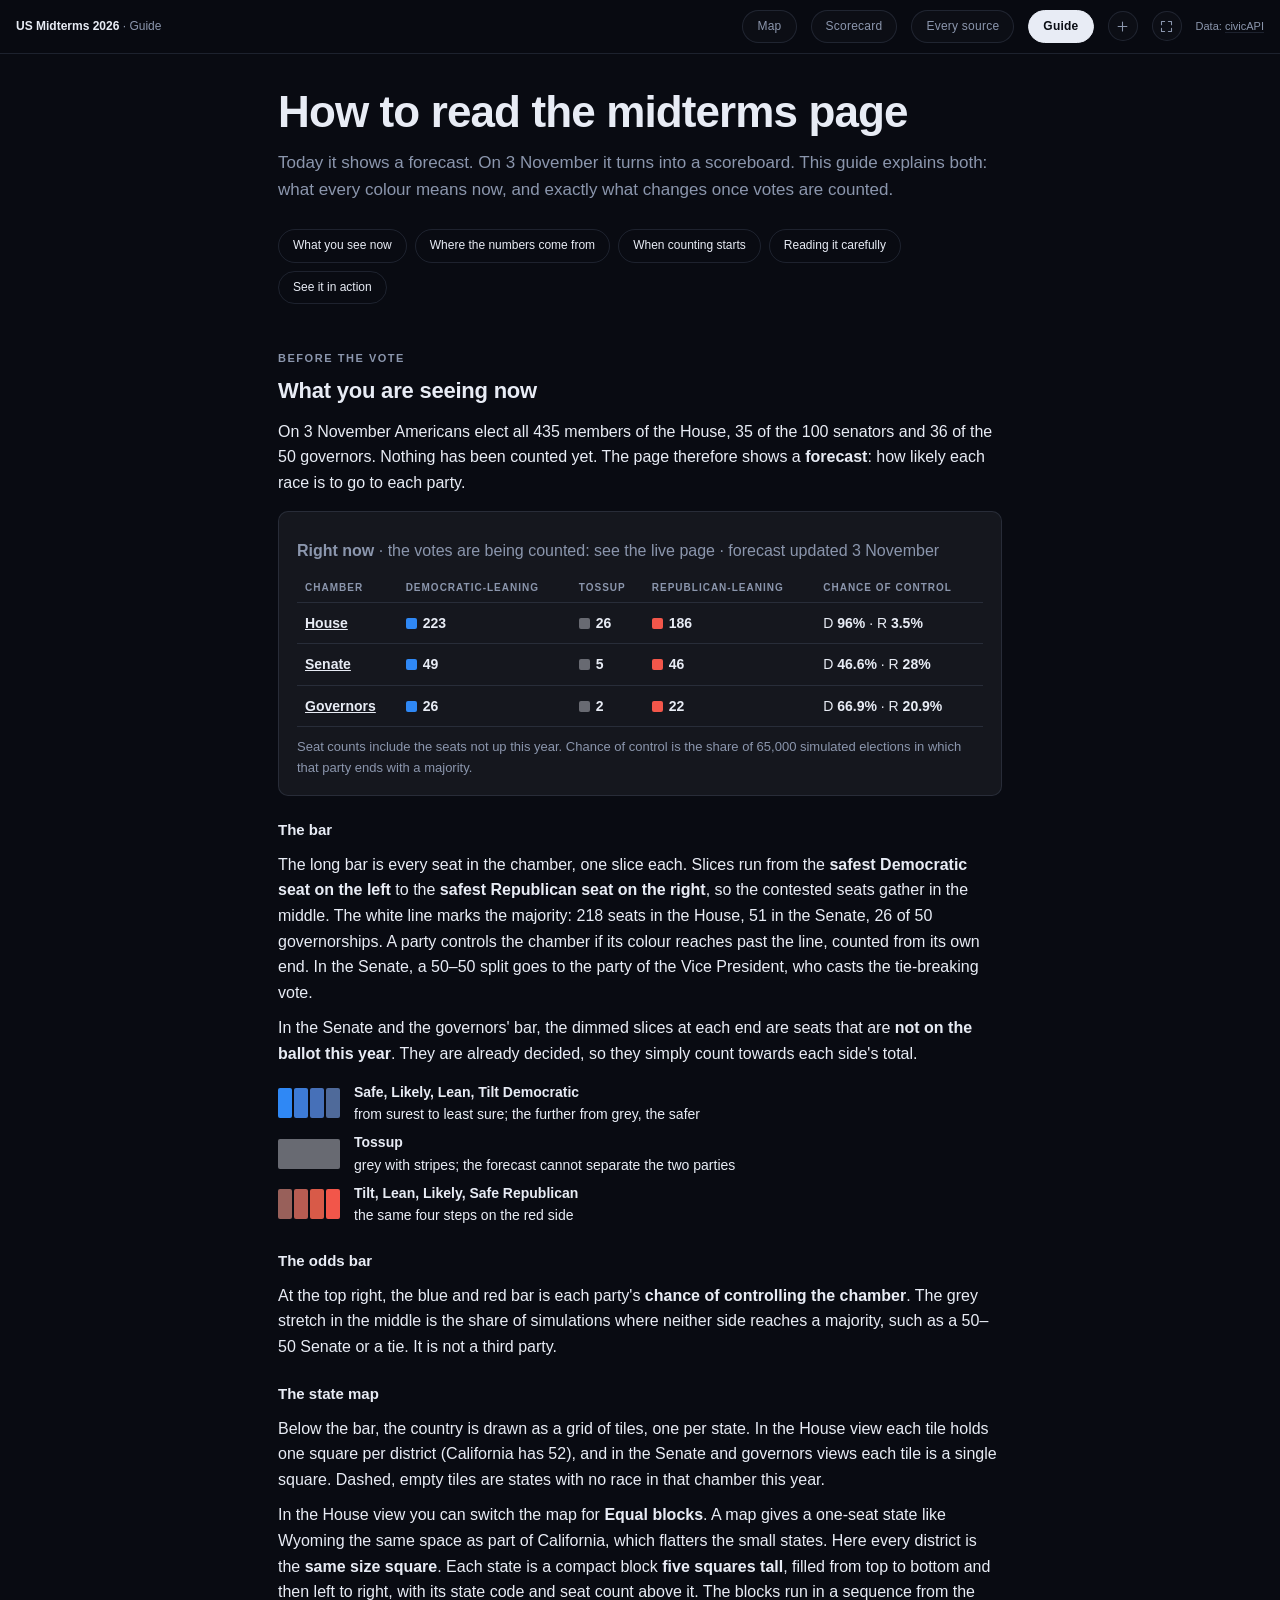
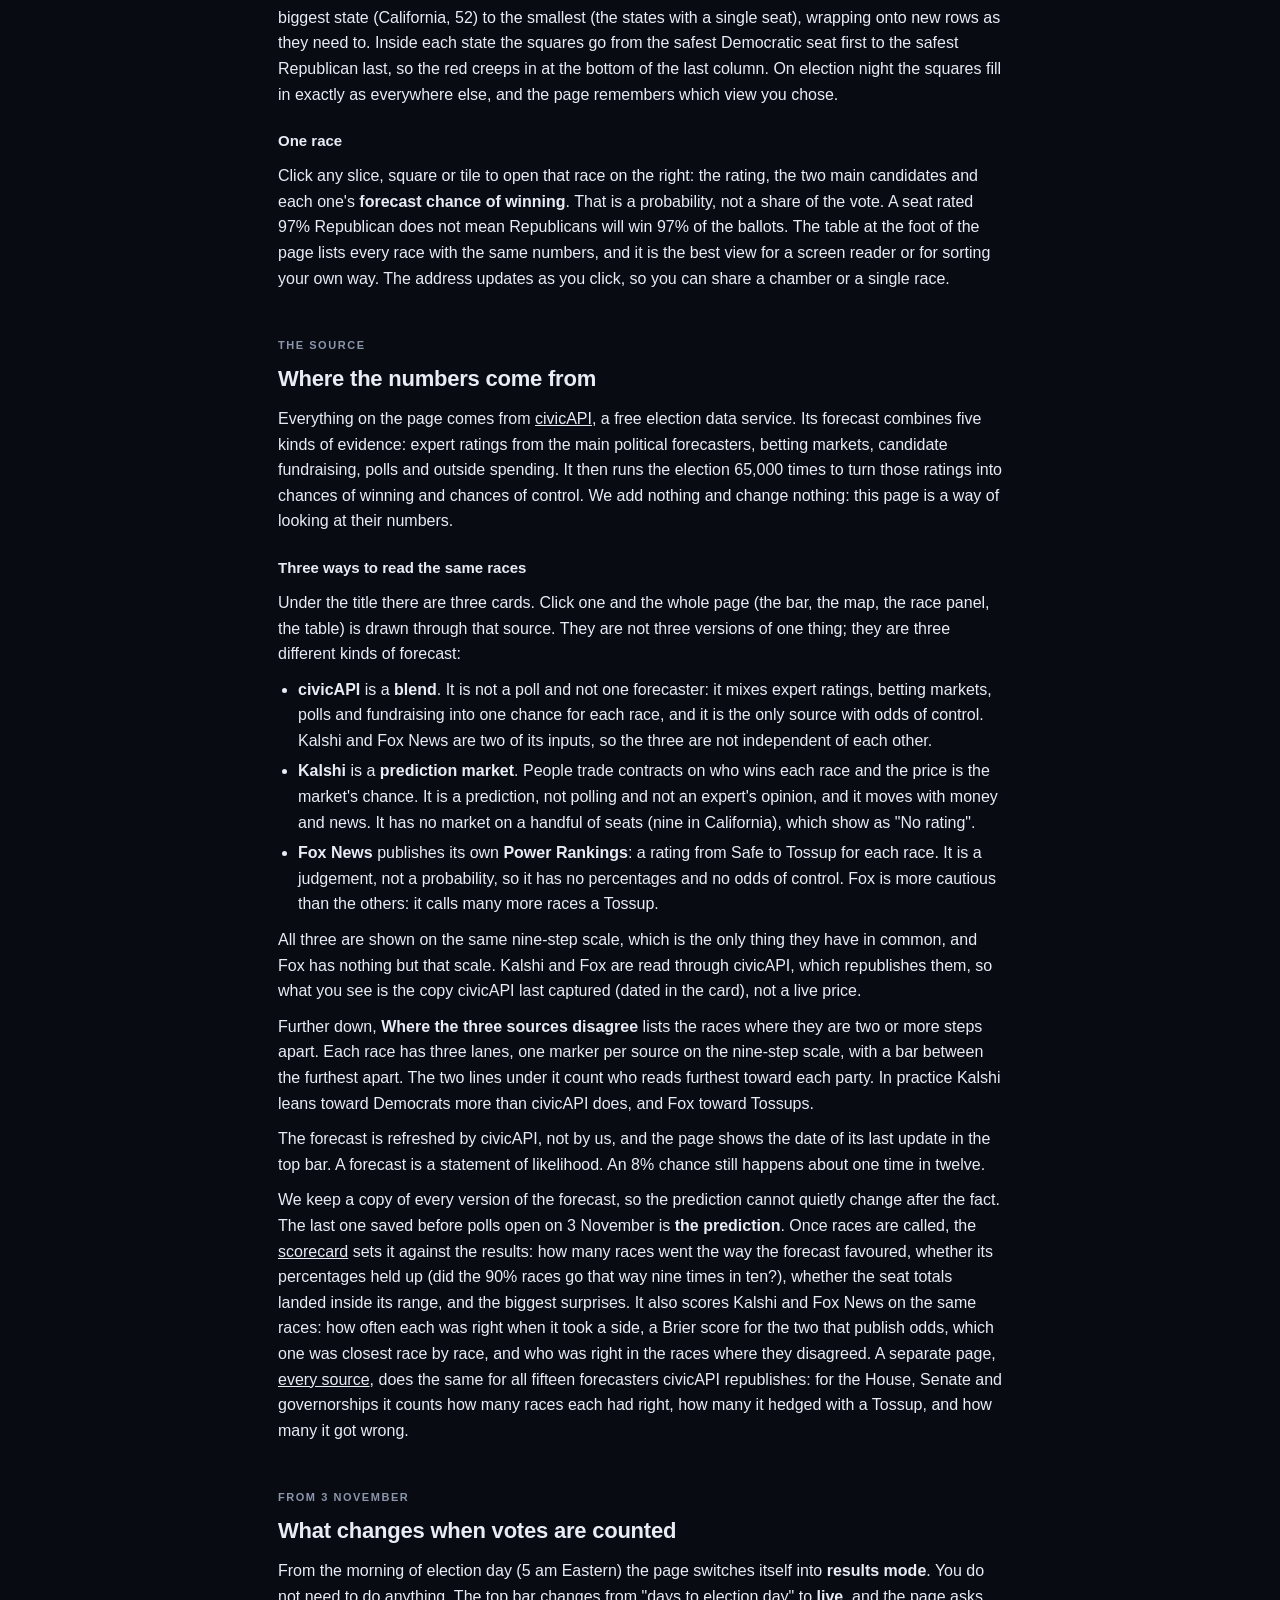
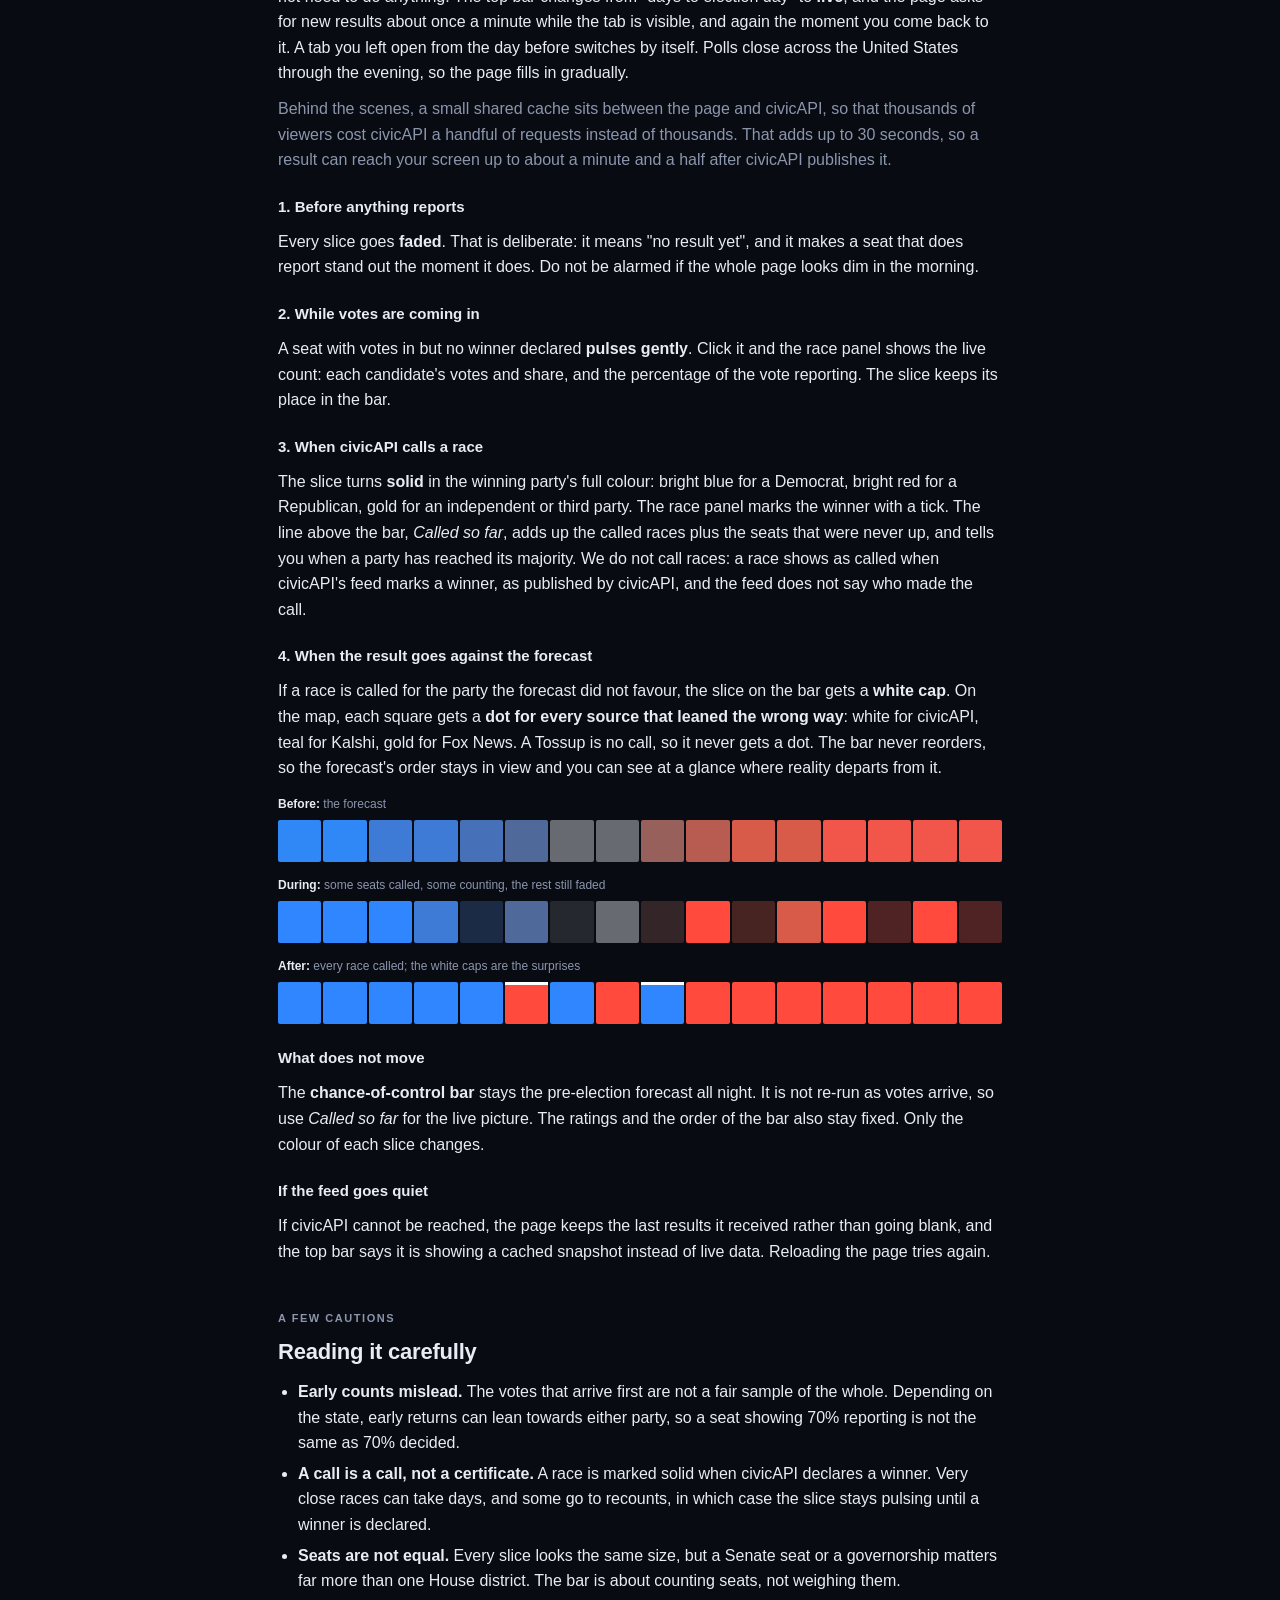
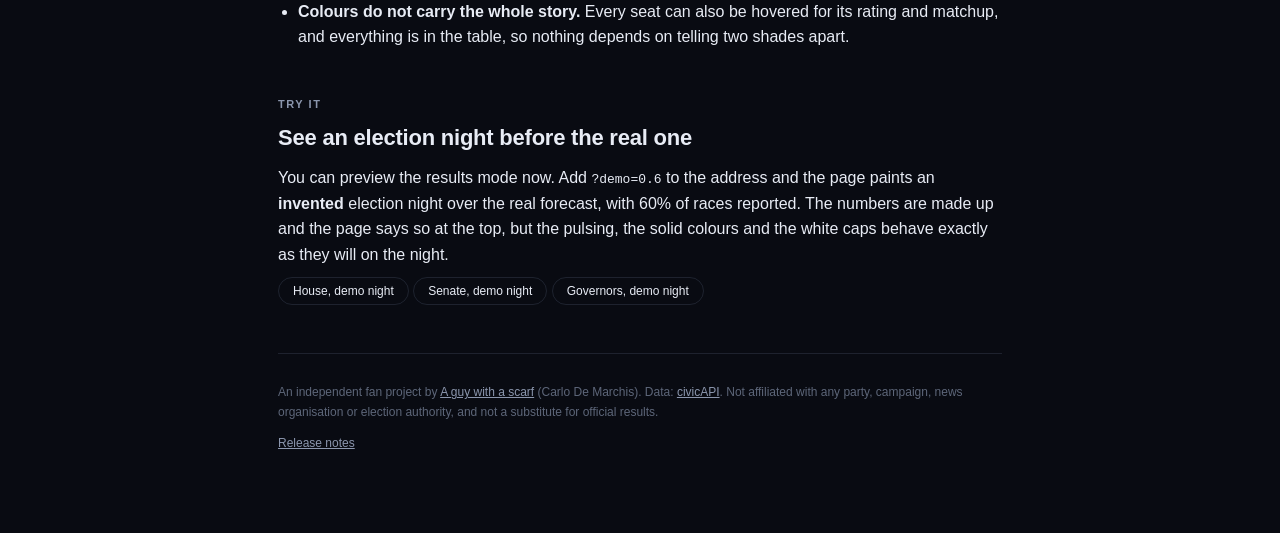
<file: help/index.html>
<!doctype html>
<html lang="en">
<head>
<meta charset="utf-8">
<meta name="viewport" content="width=device-width,initial-scale=1,viewport-fit=cover">
<title>US Midterms 2026 — Guide: how to read it</title>
<meta name="theme-color" content="#090b12">
<link rel="icon" href="data:image/svg+xml,%3Csvg xmlns='http://www.w3.org/2000/svg' viewBox='0 0 32 32'%3E%3Crect width='32' height='32' rx='6' fill='%23090b12'/%3E%3Crect x='4' y='10' width='12' height='12' fill='%233a82e8'/%3E%3Crect x='16' y='10' width='12' height='12' fill='%23f0584a'/%3E%3C/svg%3E">
<meta name="description" content="How to read the US Midterms 2026 page: what the forecast shows today, where the numbers come from, and exactly what changes on the page once votes start to be counted on 3 November.">
<link rel="canonical" href="https://elections.aguywithascarf.com/help/">
<meta property="og:type" content="article">
<meta property="og:site_name" content="A Guy With A Scarf">
<meta property="og:title" content="US Midterms 2026 — Guide: how to read it">
<meta property="og:description" content="What the forecast shows today, where the numbers come from, and exactly what changes on the page once votes start to be counted on 3 November.">
<meta property="og:url" content="https://elections.aguywithascarf.com/help/">
<meta property="og:image" content="https://elections.aguywithascarf.com/img/og.png?v=1">
<meta property="og:image:width" content="1200">
<meta property="og:image:height" content="630">
<meta name="twitter:card" content="summary_large_image">
<meta name="twitter:title" content="US Midterms 2026 — Guide: how to read it">
<meta name="twitter:description" content="What the forecast shows today, and what changes once votes start to be counted.">
<meta name="twitter:image" content="https://elections.aguywithascarf.com/img/og.png?v=1">
<!-- Umami --><script>try{/[?&#]noumami\b/.test(location.href)&&localStorage.setItem('umami.disabled','1')}catch(e){}</script><script defer src="https://m.aguywithascarf.com/k.js" data-website-id="da7c4444-fe20-4f84-baaf-47d34355418b"></script>
<script defer src="https://dataviz.aguywithascarf.com/ver.js"></script><!-- End Umami -->
<link rel="stylesheet" href="../nav.css">
<style>
:root{
  --bg:#090b12; --ink:#e8ecf5; --dim:#8b96ad; --faint:#5d6679;
  --pan:rgba(255,255,255,.05); --line:rgba(150,166,205,.15);
  --r0:#2f88f5; --r1:#3d7bd6; --r2:#4670b8; --r3:#4f6a9a; --r4:#686a72;
  --r5:#98605a; --r6:#b85c52; --r7:#d85a48; --r8:#f2564a;
  --calD:#2f86ff; --calR:#ff4a3d; --calO:#e0b84a;
}
*{box-sizing:border-box;margin:0;padding:0}
html{background:var(--bg);scroll-behavior:smooth}
body{background:var(--bg);color:var(--ink);font-family:"Helvetica Neue",Helvetica,Arial,sans-serif;font-weight:300;
  -webkit-font-smoothing:antialiased;line-height:1.6}
a{color:var(--ink)}
b,strong{font-weight:700}
.pill{border:1px solid var(--line);color:var(--ink);border-radius:99px;padding:6px 14px;text-decoration:none;font-size:12px}
.pill:hover{border-color:rgba(150,166,205,.4)}
.pill.on{background:var(--ink);color:#0a0d14;font-weight:700;border-color:var(--ink)}
main{max-width:760px;margin:0 auto;padding:34px 18px 70px}
h1{font-size:clamp(28px,6vw,44px);font-weight:700;letter-spacing:-.02em;line-height:1.08;margin-bottom:14px}
.lede{font-size:17px;color:var(--dim);margin-bottom:26px}
h2{font-size:22px;font-weight:700;letter-spacing:-.01em;margin:46px 0 10px}
h2 small{display:block;font-size:11px;font-weight:700;letter-spacing:.14em;text-transform:uppercase;color:var(--dim);margin-bottom:6px}
h3{font-size:15px;font-weight:700;margin:22px 0 4px}
p{margin:10px 0}
p.dim,.dim{color:var(--dim)}
ul{margin:10px 0 10px 20px}
li{margin:5px 0}
.toc{display:flex;flex-wrap:wrap;gap:8px;margin:0 0 6px}
.card{background:var(--pan);border:1px solid var(--line);border-radius:10px;padding:16px 18px;margin:16px 0}
table{border-collapse:collapse;width:100%;font-size:14px}
th{font-size:10px;letter-spacing:.1em;text-transform:uppercase;color:var(--dim);text-align:left;padding:6px 8px;border-bottom:1px solid var(--line)}
td{padding:9px 8px;border-bottom:1px solid var(--line);white-space:nowrap}
td:first-child a{font-weight:700}
.n{font-variant-numeric:tabular-nums;font-weight:700}
.sw{display:inline-block;width:11px;height:11px;border-radius:2px;margin-right:6px;vertical-align:-1px}
.tblwrap{overflow-x:auto}

/* the little illustrations reuse the app's own colours and states */
.stage{margin:14px 0 4px}
.stage .cap{font-size:12px;color:var(--dim);margin:0 0 6px}
.stage .cap b{color:var(--ink)}
.mini{display:flex;gap:2px;height:42px}
.mini i{flex:1 1 0;border-radius:2px;position:relative;background:var(--c)}
.r0{--c:var(--r0)}.r1{--c:var(--r1)}.r2{--c:var(--r2)}.r3{--c:var(--r3)}
.r4{--c:var(--r4);background-image:repeating-linear-gradient(135deg,rgba(255,255,255,.32) 0 2px,transparent 2px 5px)}
.r5{--c:var(--r5)}.r6{--c:var(--r6)}.r7{--c:var(--r7)}.r8{--c:var(--r8)}
.p{opacity:.3}
.c{animation:pulse 1.5s ease-in-out infinite}
.cD{--c:var(--calD);background-image:none}.cR{--c:var(--calR);background-image:none}.cO{--c:var(--calO);background-image:none}
.up::after{content:"";position:absolute;left:0;right:0;top:0;height:3px;background:#fff}
@keyframes pulse{0%,100%{opacity:1}50%{opacity:.45}}
@media (prefers-reduced-motion:reduce){.c{animation:none}}
.key{display:grid;grid-template-columns:62px 1fr;gap:6px 14px;align-items:center;margin:14px 0}
.key .mini{height:30px}
.key .mini i{border-radius:2px}
.key .mini.one{width:62px}
.key span{font-size:14px}
.key span b{display:block}
.note{border-left:3px solid var(--line);padding:2px 0 2px 14px;color:var(--dim);margin:14px 0}
.note b{color:var(--ink)}
#foot{margin-top:50px;padding-top:18px;border-top:1px solid var(--line);font-size:12px;color:var(--faint);line-height:1.7}
#foot a{color:var(--dim)}
</style>
</head>
<body>
<script src="../nav.js" data-page="guide" data-ctx="Guide"></script>

<main>
  <h1>How to read the midterms page</h1>
  <p class="lede">Today it shows a forecast. On 3 November it turns into a scoreboard. This guide explains both: what every colour means now, and exactly what changes once votes are counted.</p>
  <div class="toc">
    <a class="pill" href="#now">What you see now</a>
    <a class="pill" href="#numbers">Where the numbers come from</a>
    <a class="pill" href="#night">When counting starts</a>
    <a class="pill" href="#careful">Reading it carefully</a>
    <a class="pill" href="#demo">See it in action</a>
  </div>

  <h2 id="now"><small>Before the vote</small>What you are seeing now</h2>
  <p>On 3 November Americans elect all 435 members of the House, 35 of the 100 senators and 36 of the 50 governors. Nothing has been counted yet. The page therefore shows a <strong>forecast</strong>: how likely each race is to go to each party.</p>

  <div class="card" id="rightnow">
    <p class="dim" id="rn-head">Loading today's forecast…</p>
    <div class="tblwrap"><table id="rn-tbl" hidden>
      <thead><tr><th>Chamber</th><th>Democratic-leaning</th><th>Tossup</th><th>Republican-leaning</th><th>Chance of control</th></tr></thead>
      <tbody></tbody>
    </table></div>
    <p class="dim" style="font-size:13px;margin-bottom:0">Seat counts include the seats not up this year. Chance of control is the share of 65,000 simulated elections in which that party ends with a majority.</p>
  </div>

  <h3>The bar</h3>
  <p>The long bar is every seat in the chamber, one slice each. Slices run from the <strong>safest Democratic seat on the left</strong> to the <strong>safest Republican seat on the right</strong>, so the contested seats gather in the middle. The white line marks the majority: 218 seats in the House, 51 in the Senate, 26 of 50 governorships. A party controls the chamber if its colour reaches past the line, counted from its own end. In the Senate, a 50–50 split goes to the party of the Vice President, who casts the tie-breaking vote.</p>
  <p>In the Senate and the governors' bar, the dimmed slices at each end are seats that are <strong>not on the ballot this year</strong>. They are already decided, so they simply count towards each side's total.</p>

  <div class="key">
    <div class="mini one"><i class="r0"></i><i class="r1"></i><i class="r2"></i><i class="r3"></i></div>
    <span><b>Safe, Likely, Lean, Tilt Democratic</b>from surest to least sure; the further from grey, the safer</span>
    <div class="mini one"><i class="r4"></i></div>
    <span><b>Tossup</b>grey with stripes; the forecast cannot separate the two parties</span>
    <div class="mini one"><i class="r5"></i><i class="r6"></i><i class="r7"></i><i class="r8"></i></div>
    <span><b>Tilt, Lean, Likely, Safe Republican</b>the same four steps on the red side</span>
  </div>

  <h3>The odds bar</h3>
  <p>At the top right, the blue and red bar is each party's <strong>chance of controlling the chamber</strong>. The grey stretch in the middle is the share of simulations where neither side reaches a majority, such as a 50–50 Senate or a tie. It is not a third party.</p>

  <h3>The state map</h3>
  <p>Below the bar, the country is drawn as a grid of tiles, one per state. In the House view each tile holds one square per district (California has 52), and in the Senate and governors views each tile is a single square. Dashed, empty tiles are states with no race in that chamber this year.</p>
  <p>In the House view you can switch the map for <strong>Equal blocks</strong>. A map gives a one-seat state like Wyoming the same space as part of California, which flatters the small states. Here every district is the <strong>same size square</strong>. Each state is a compact block <strong>five squares tall</strong>, filled from top to bottom and then left to right, with its state code and seat count above it. The blocks run in a sequence from the biggest state (California, 52) to the smallest (the states with a single seat), wrapping onto new rows as they need to. Inside each state the squares go from the safest Democratic seat first to the safest Republican last, so the red creeps in at the bottom of the last column. On election night the squares fill in exactly as everywhere else, and the page remembers which view you chose.</p>

  <h3>One race</h3>
  <p>Click any slice, square or tile to open that race on the right: the rating, the two main candidates and each one's <strong>forecast chance of winning</strong>. That is a probability, not a share of the vote. A seat rated 97% Republican does not mean Republicans will win 97% of the ballots. The table at the foot of the page lists every race with the same numbers, and it is the best view for a screen reader or for sorting your own way. The address updates as you click, so you can share a chamber or a single race.</p>

  <h2 id="numbers"><small>The source</small>Where the numbers come from</h2>
  <p>Everything on the page comes from <a href="https://civicapi.org" target="_blank" rel="noopener">civicAPI</a>, a free election data service. Its forecast combines five kinds of evidence: expert ratings from the main political forecasters, betting markets, candidate fundraising, polls and outside spending. It then runs the election 65,000 times to turn those ratings into chances of winning and chances of control. We add nothing and change nothing: this page is a way of looking at their numbers.</p>
  <h3>Three ways to read the same races</h3>
  <p>Under the title there are three cards. Click one and the whole page (the bar, the map, the race panel, the table) is drawn through that source. They are not three versions of one thing; they are three different kinds of forecast:</p>
  <ul>
    <li><strong>civicAPI</strong> is a <strong>blend</strong>. It is not a poll and not one forecaster: it mixes expert ratings, betting markets, polls and fundraising into one chance for each race, and it is the only source with odds of control. Kalshi and Fox News are two of its inputs, so the three are not independent of each other.</li>
    <li><strong>Kalshi</strong> is a <strong>prediction market</strong>. People trade contracts on who wins each race and the price is the market's chance. It is a prediction, not polling and not an expert's opinion, and it moves with money and news. It has no market on a handful of seats (nine in California), which show as "No rating".</li>
    <li><strong>Fox News</strong> publishes its own <strong>Power Rankings</strong>: a rating from Safe to Tossup for each race. It is a judgement, not a probability, so it has no percentages and no odds of control. Fox is more cautious than the others: it calls many more races a Tossup.</li>
  </ul>
  <p>All three are shown on the same nine-step scale, which is the only thing they have in common, and Fox has nothing but that scale. Kalshi and Fox are read through civicAPI, which republishes them, so what you see is the copy civicAPI last captured (dated in the card), not a live price.</p>
  <p>Further down, <strong>Where the three sources disagree</strong> lists the races where they are two or more steps apart. Each race has three lanes, one marker per source on the nine-step scale, with a bar between the furthest apart. The two lines under it count who reads furthest toward each party. In practice Kalshi leans toward Democrats more than civicAPI does, and Fox toward Tossups.</p>
  <p>The forecast is refreshed by civicAPI, not by us, and the page shows the date of its last update in the top bar. A forecast is a statement of likelihood. An 8% chance still happens about one time in twelve.</p>
  <p>We keep a copy of every version of the forecast, so the prediction cannot quietly change after the fact. The last one saved before polls open on 3 November is <strong>the prediction</strong>. Once races are called, the <a href="../scorecard/">scorecard</a> sets it against the results: how many races went the way the forecast favoured, whether its percentages held up (did the 90% races go that way nine times in ten?), whether the seat totals landed inside its range, and the biggest surprises. It also scores Kalshi and Fox News on the same races: how often each was right when it took a side, a Brier score for the two that publish odds, which one was closest race by race, and who was right in the races where they disagreed. A separate page, <a href="../sources/">every source</a>, does the same for all fifteen forecasters civicAPI republishes: for the House, Senate and governorships it counts how many races each had right, how many it hedged with a Tossup, and how many it got wrong.</p>

  <h2 id="night"><small>From 3 November</small>What changes when votes are counted</h2>
  <p>From the morning of election day (5 am Eastern) the page switches itself into <strong>results mode</strong>. You do not need to do anything. The top bar changes from "days to election day" to <strong>live</strong>, and the page asks for new results about once a minute while the tab is visible, and again the moment you come back to it. A tab you left open from the day before switches by itself. Polls close across the United States through the evening, so the page fills in gradually.</p>
  <p class="dim">Behind the scenes, a small shared cache sits between the page and civicAPI, so that thousands of viewers cost civicAPI a handful of requests instead of thousands. That adds up to 30 seconds, so a result can reach your screen up to about a minute and a half after civicAPI publishes it.</p>

  <h3>1. Before anything reports</h3>
  <p>Every slice goes <strong>faded</strong>. That is deliberate: it means "no result yet", and it makes a seat that does report stand out the moment it does. Do not be alarmed if the whole page looks dim in the morning.</p>

  <h3>2. While votes are coming in</h3>
  <p>A seat with votes in but no winner declared <strong>pulses gently</strong>. Click it and the race panel shows the live count: each candidate's votes and share, and the percentage of the vote reporting. The slice keeps its place in the bar.</p>

  <h3>3. When civicAPI calls a race</h3>
  <p>The slice turns <strong>solid</strong> in the winning party's full colour: bright blue for a Democrat, bright red for a Republican, gold for an independent or third party. The race panel marks the winner with a tick. The line above the bar, <em>Called so far</em>, adds up the called races plus the seats that were never up, and tells you when a party has reached its majority. We do not call races: a race shows as called when civicAPI's feed marks a winner, as published by civicAPI, and the feed does not say who made the call.</p>

  <h3>4. When the result goes against the forecast</h3>
  <p>If a race is called for the party the forecast did not favour, the slice on the bar gets a <strong>white cap</strong>. On the map, each square gets a <strong>dot for every source that leaned the wrong way</strong>: white for civicAPI, teal for Kalshi, gold for Fox News. A Tossup is no call, so it never gets a dot. The bar never reorders, so the forecast's order stays in view and you can see at a glance where reality departs from it.</p>

  <div class="stage"><p class="cap"><b>Before:</b> the forecast</p>
    <div class="mini" data-mini="r0 r0 r1 r1 r2 r3 r4 r4 r5 r6 r7 r7 r8 r8 r8 r8" data-state=""></div></div>
  <div class="stage"><p class="cap"><b>During:</b> some seats called, some counting, the rest still faded</p>
    <div class="mini" data-mini="r0 r0 r1 r1 r2 r3 r4 r4 r5 r6 r7 r7 r8 r8 r8 r8" data-state="D D D c p c p c p R p c R p R p"></div></div>
  <div class="stage"><p class="cap"><b>After:</b> every race called; the white caps are the surprises</p>
    <div class="mini" data-mini="r0 r0 r1 r1 r2 r3 r4 r4 r5 r6 r7 r7 r8 r8 r8 r8" data-state="D D D D D R! D R D! R R R R R R R"></div></div>

  <h3>What does not move</h3>
  <p>The <strong>chance-of-control bar</strong> stays the pre-election forecast all night. It is not re-run as votes arrive, so use <em>Called so far</em> for the live picture. The ratings and the order of the bar also stay fixed. Only the colour of each slice changes.</p>

  <h3>If the feed goes quiet</h3>
  <p>If civicAPI cannot be reached, the page keeps the last results it received rather than going blank, and the top bar says it is showing a cached snapshot instead of live data. Reloading the page tries again.</p>

  <h2 id="careful"><small>A few cautions</small>Reading it carefully</h2>
  <ul>
    <li><strong>Early counts mislead.</strong> The votes that arrive first are not a fair sample of the whole. Depending on the state, early returns can lean towards either party, so a seat showing 70% reporting is not the same as 70% decided.</li>
    <li><strong>A call is a call, not a certificate.</strong> A race is marked solid when civicAPI declares a winner. Very close races can take days, and some go to recounts, in which case the slice stays pulsing until a winner is declared.</li>
    <li><strong>Seats are not equal.</strong> Every slice looks the same size, but a Senate seat or a governorship matters far more than one House district. The bar is about counting seats, not weighing them.</li>
    <li><strong>Colours do not carry the whole story.</strong> Every seat can also be hovered for its rating and matchup, and everything is in the table, so nothing depends on telling two shades apart.</li>
  </ul>

  <h2 id="demo"><small>Try it</small>See an election night before the real one</h2>
  <p>You can preview the results mode now. Add <code>?demo=0.6</code> to the address and the page paints an <strong>invented</strong> election night over the real forecast, with 60% of races reported. The numbers are made up and the page says so at the top, but the pulsing, the solid colours and the white caps behave exactly as they will on the night.</p>
  <p>
    <a class="pill" href="../?demo=0.6#house">House, demo night</a>
    <a class="pill" href="../?demo=0.6#senate">Senate, demo night</a>
    <a class="pill" href="../?demo=0.6#gov">Governors, demo night</a>
  </p>

  <div id="foot">
    <p>An independent fan project by <a href="https://aguywithascarf.com/">A guy with a scarf</a> (Carlo De Marchis). Data: <a href="https://civicapi.org" target="_blank" rel="noopener">civicAPI</a>. Not affiliated with any party, campaign, news organisation or election authority, and not a substitute for official results.</p>
    <p><a href="https://dataviz.aguywithascarf.com/releases/#midterms">Release notes</a> <a class="agwas-ver" data-agwas-ver="midterms" href="https://dataviz.aguywithascarf.com/releases/#midterms"></a></p>
  </div>
</main>

<script>
(() => {
'use strict';
const API = 'https://civicapi.org/api/v2';
const CH = [['house','House','house',218],['senate','Senate','senate',51],['gov','Governors','governor',26]];

/* the three little illustrations: classes per bar, then a state per bar
   D / R / O = called, c = counting, p = not yet reported, a trailing ! = against the forecast */
document.querySelectorAll('[data-mini]').forEach(el => {
  const r = el.dataset.mini.split(' '), s = el.dataset.state ? el.dataset.state.split(' ') : [];
  el.innerHTML = r.map((c, i) => {
    const st = s[i] || '', up = st.endsWith('!'), k = st.replace('!', '');
    const cls = [c, k === 'c' ? 'c' : k === 'p' ? 'p' : k ? 'c' + k : '', up ? 'up' : ''].filter(Boolean).join(' ');
    return `<i class="${cls}"></i>`;
  }).join('');
});

async function getJSON(url, fallback) {
  try { const r = await fetch(url, {cache:'no-store'}); if (!r.ok) throw 0; return await r.json(); }
  catch (e) { return (await fetch(fallback)).json(); }
}
(async () => {
  try {
    const fcs = await Promise.all(CH.map(([k,,slug]) => getJSON(`${API}/forecast/${slug}/2026/civicapi`, `../data/forecast-${k}.json`)));
    // a forecast that cannot be right (seat totals that do not add up, chances of control above 100% in
    // total): when its per-race ratings are sound they are kept and only the totals and odds come from the
    // last sane copy bundled with the site; otherwise that whole copy is used
    const SIZE = {house: 435, senate: 100, gov: 50}, RACES = {house: 435, senate: 35, gov: 36}, replaced = [], fixed = [];
    const bad = (k, f) => { const t = f.totals || {}, m = f.monte_carlo || {};
      return ((t.democrat || 0) + (t.republican || 0) + (t.tossup || 0) + (t.independent || 0)) !== SIZE[k] || (m.prob_democrat_majority || 0) + (m.prob_republican_majority || 0) > 100.5; };
    const tally = st => { const r = Object.values(st).map(s => s.rating || ''); return {democrat: r.filter(x => / D$/.test(x)).length, republican: r.filter(x => / R$/.test(x)).length, tossup: r.filter(x => x === 'Tossup').length, independent: 0}; };
    for (let i = 0; i < CH.length; i++) {
      const [k, label] = CH[i];
      if (!bad(k, fcs[i])) continue;
      try {
        const old = await (await fetch(`../data/forecast-${k}.json`)).json(), f = fcs[i];
        let t = null;
        if (!bad(k, old) && Object.keys(f.states || {}).length === RACES[k]) {
          const a = tally(f.states), b = tally(old.states); t = {};
          for (const p of Object.keys(a)) t[p] = (old.totals[p] || 0) - b[p] + a[p];
          if (Object.values(t).reduce((x, y) => x + y, 0) !== SIZE[k]) t = null;
        }
        if (t) { fcs[i] = {...f, totals: t, monte_carlo: old.monte_carlo}; fixed.push(label); }
        else { fcs[i] = old; replaced.push(label); }
      } catch (e) {}
    }
    const rows = CH.map(([k, label, , need], i) => {
      const f = fcs[i], t = f.totals || {}, m = f.monte_carlo || {};
      return `<tr><td><a href="../#${k}">${label}</a></td>
        <td class="n"><span class="sw" style="background:var(--r0)"></span>${t.democrat ?? '–'}</td>
        <td class="n"><span class="sw" style="background:var(--r4)"></span>${t.tossup ?? '–'}</td>
        <td class="n"><span class="sw" style="background:var(--r8)"></span>${t.republican ?? '–'}</td>
        <td>D <span class="n">${m.prob_democrat_majority ?? '–'}%</span> · R <span class="n">${m.prob_republican_majority ?? '–'}%</span></td></tr>`;
    }).join('');
    document.querySelector('#rn-tbl tbody').innerHTML = rows;
    document.querySelector('#rn-tbl').hidden = false;
    const upd = fcs[0].last_updated ? new Date(fcs[0].last_updated + 'T00:00:00Z').toLocaleDateString('en-GB', {day:'numeric', month:'long', timeZone:'UTC'}) : '';
    const days = Math.ceil((Date.UTC(2026, 10, 3, 12) - Date.now()) / 864e5);
    const when = days > 1 ? `${days} days to election day` : days === 1 ? 'one day to election day' : days === 0 ? 'election day' : 'the votes are being counted: see the live page';
    document.getElementById('rn-head').innerHTML = `<b>Right now</b> · ${when} · forecast updated ${upd}`;
    if (fixed.length) document.getElementById('rn-head').innerHTML += `<br><span style="color:#e0b84a">civicAPI's latest ${fixed.join(' and ')} odds failed our sanity checks, so ${fixed.length > 1 ? 'those rows show' : 'that row shows'} its current race ratings with the odds from the earlier forecast.</span>`;
    if (replaced.length) document.getElementById('rn-head').innerHTML += `<br><span style="color:#e0b84a">civicAPI's latest ${replaced.join(' and ')} forecast failed our sanity checks, so ${replaced.length > 1 ? 'those rows show' : 'that row shows'} the earlier one.</span>`;
  } catch (e) {
    document.getElementById('rn-head').textContent = 'The live forecast could not be loaded. The explanation below still applies.';
  }
})();
})();
</script>
</body>
</html>
</file>
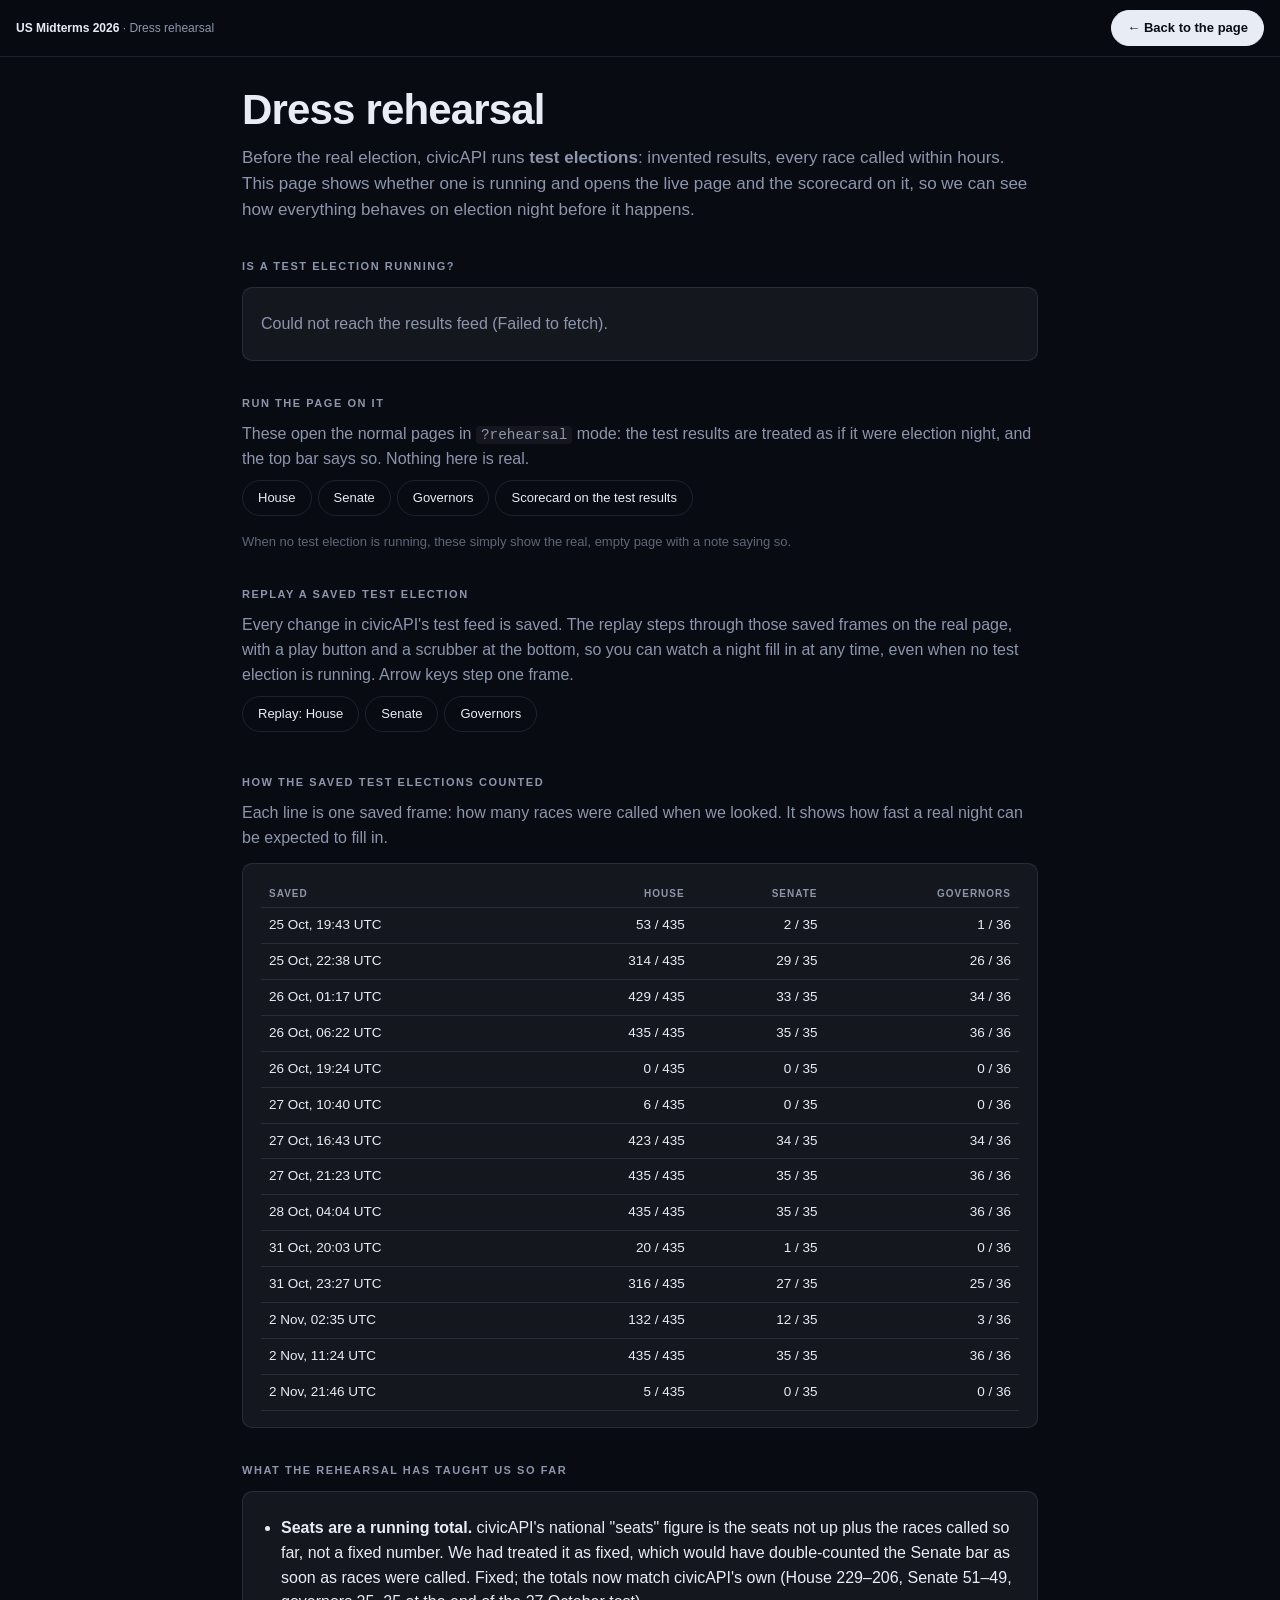
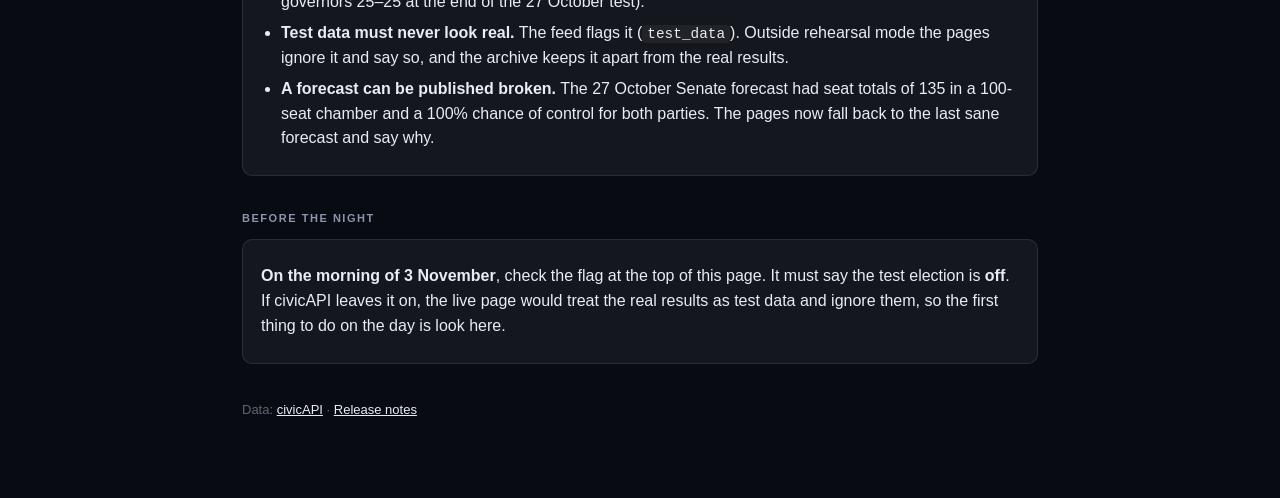
<file: rehearsal/index.html>
<!doctype html>
<html lang="en">
<head>
<meta charset="utf-8">
<meta name="viewport" content="width=device-width,initial-scale=1,viewport-fit=cover">
<meta name="robots" content="noindex">
<title>US Midterms 2026 — Dress rehearsal</title>
<meta name="theme-color" content="#090b12">
<link rel="icon" href="data:image/svg+xml,%3Csvg xmlns='http://www.w3.org/2000/svg' viewBox='0 0 32 32'%3E%3Crect width='32' height='32' rx='6' fill='%23090b12'/%3E%3Crect x='4' y='10' width='12' height='12' fill='%233a82e8'/%3E%3Crect x='16' y='10' width='12' height='12' fill='%23f0584a'/%3E%3C/svg%3E">
<meta name="description" content="civicAPI runs test elections before the real one. This page shows whether one is running and opens the live page and the scorecard on it, to see how they behave on election night.">
<link rel="canonical" href="https://elections.aguywithascarf.com/rehearsal/">
<!-- Umami --><script>try{/[?&#]noumami\b/.test(location.href)&&localStorage.setItem('umami.disabled','1')}catch(e){}</script><script defer src="https://m.aguywithascarf.com/k.js" data-website-id="da7c4444-fe20-4f84-baaf-47d34355418b"></script>
<script defer src="https://dataviz.aguywithascarf.com/ver.js"></script><!-- End Umami -->
<style>
:root{--bg:#090b12;--ink:#e8ecf5;--dim:#8b96ad;--faint:#5d6679;--pan:rgba(255,255,255,.05);--line:rgba(150,166,205,.15);--good:#43c07a;--warn:#e0b84a}
*{box-sizing:border-box;margin:0;padding:0}
html{background:var(--bg)}
body{background:var(--bg);color:var(--ink);font-family:"Helvetica Neue",Helvetica,Arial,sans-serif;font-weight:300;-webkit-font-smoothing:antialiased;line-height:1.55}
a{color:var(--ink)}
b,strong{font-weight:700}
#top{position:sticky;top:0;z-index:20;display:flex;justify-content:space-between;align-items:center;gap:12px;flex-wrap:wrap;padding:10px 16px;background:rgba(9,11,18,.92);backdrop-filter:blur(14px);border-bottom:1px solid var(--line);font-size:12px;color:var(--dim)}
#top b{color:var(--ink)}
.pill{display:inline-block;border:1px solid var(--line);color:var(--ink);border-radius:99px;padding:7px 15px;text-decoration:none;font-size:13px;margin:0 6px 8px 0}
.pill:hover{border-color:rgba(150,166,205,.4)}
.pill.on{background:var(--ink);color:#0a0d14;font-weight:700;border-color:var(--ink)}
main{max-width:860px;margin:0 auto;padding:30px clamp(16px,2.5vw,32px) 70px}
h1{font-size:clamp(28px,5vw,42px);font-weight:700;letter-spacing:-.02em;line-height:1.08;margin-bottom:12px}
.lede{font-size:17px;color:var(--dim)}
h2{font-size:11px;font-weight:700;letter-spacing:.14em;text-transform:uppercase;color:var(--dim);margin:34px 0 10px}
p{margin:8px 0}
.dim{color:var(--dim)}
.card{background:var(--pan);border:1px solid var(--line);border-radius:10px;padding:16px 18px;margin:12px 0}
.flag{display:inline-block;padding:2px 11px;border-radius:99px;font-size:12px;font-weight:700;letter-spacing:.04em}
.flag.on{background:var(--warn);color:#1a1405}.flag.off{background:var(--good);color:#04180b}
.grid{display:grid;grid-template-columns:repeat(auto-fit,minmax(230px,1fr));gap:12px;margin-top:12px}
.tile{background:var(--pan);border:1px solid var(--line);border-radius:10px;padding:12px 14px}
.tile .k{font-size:11px;letter-spacing:.1em;text-transform:uppercase;color:var(--dim)}
.tile .big{font-size:26px;font-weight:700;font-variant-numeric:tabular-nums;line-height:1.15}
.bar{height:6px;background:var(--pan);border-radius:3px;overflow:hidden;margin-top:6px}.bar i{display:block;height:100%;background:var(--ink)}
table{border-collapse:collapse;width:100%;font-size:13.5px}
th{font-size:10px;letter-spacing:.1em;text-transform:uppercase;color:var(--dim);text-align:left;padding:6px 8px;border-bottom:1px solid var(--line)}
td{padding:7px 8px;border-bottom:1px solid var(--line);font-variant-numeric:tabular-nums}
td.n,th.n{text-align:right}
.tblwrap{overflow-x:auto}
ul{margin:8px 0 8px 20px}li{margin:6px 0}
.note{font-size:13px;color:var(--faint)}
code{font-family:ui-monospace,Menlo,monospace;font-size:.9em;background:var(--pan);padding:1px 5px;border-radius:4px}
</style>
</head>
<body>
<div id="top"><span><b>US Midterms 2026</b> · Dress rehearsal</span><a class="pill on" href="../" style="margin:0">← Back to the page</a></div>
<main>
  <h1>Dress rehearsal</h1>
  <p class="lede">Before the real election, civicAPI runs <strong>test elections</strong>: invented results, every race called within hours. This page shows whether one is running and opens the live page and the scorecard on it, so we can see how everything behaves on election night before it happens.</p>

  <h2>Is a test election running?</h2>
  <div class="card" id="live"><p class="dim">Checking civicAPI…</p></div>

  <h2>Run the page on it</h2>
  <p class="dim">These open the normal pages in <code>?rehearsal</code> mode: the test results are treated as if it were election night, and the top bar says so. Nothing here is real.</p>
  <p>
    <a class="pill" href="../?rehearsal#house">House</a><a class="pill" href="../?rehearsal#senate">Senate</a><a class="pill" href="../?rehearsal#gov">Governors</a><a class="pill" href="../scorecard/?rehearsal">Scorecard on the test results</a>
  </p>
  <p class="note">When no test election is running, these simply show the real, empty page with a note saying so.</p>

  <h2>Replay a saved test election</h2>
  <p class="dim">Every change in civicAPI's test feed is saved. The replay steps through those saved frames on the real page, with a play button and a scrubber at the bottom, so you can watch a night fill in at any time, even when no test election is running. Arrow keys step one frame.</p>
  <p><a class="pill" href="../?replay#house">Replay: House</a><a class="pill" href="../?replay#senate">Senate</a><a class="pill" href="../?replay#gov">Governors</a></p>

  <h2>How the saved test elections counted</h2>
  <p class="dim">Each line is one saved frame: how many races were called when we looked. It shows how fast a real night can be expected to fill in.</p>
  <div class="card"><div class="tblwrap"><table id="hist"><thead><tr><th>Saved</th><th class="n">House</th><th class="n">Senate</th><th class="n">Governors</th></tr></thead><tbody><tr><td colspan="4" class="dim">Loading…</td></tr></tbody></table></div></div>

  <h2>What the rehearsal has taught us so far</h2>
  <div class="card">
    <ul>
      <li><b>Seats are a running total.</b> civicAPI's national "seats" figure is the seats not up plus the races called so far, not a fixed number. We had treated it as fixed, which would have double-counted the Senate bar as soon as races were called. Fixed; the totals now match civicAPI's own (House 229–206, Senate 51–49, governors 25–25 at the end of the 27 October test).</li>
      <li><b>Test data must never look real.</b> The feed flags it (<code>test_data</code>). Outside rehearsal mode the pages ignore it and say so, and the archive keeps it apart from the real results.</li>
      <li><b>A forecast can be published broken.</b> The 27 October Senate forecast had seat totals of 135 in a 100-seat chamber and a 100% chance of control for both parties. The pages now fall back to the last sane forecast and say why.</li>
    </ul>
  </div>

  <h2>Before the night</h2>
  <div class="card">
    <p><b>On the morning of 3 November</b>, check the flag at the top of this page. It must say the test election is <strong>off</strong>. If civicAPI leaves it on, the live page would treat the real results as test data and ignore them, so the first thing to do on the day is look here.</p>
  </div>

  <p class="note" style="margin-top:36px">Data: <a href="https://civicapi.org" target="_blank" rel="noopener">civicAPI</a> · <a href="https://dataviz.aguywithascarf.com/releases/#midterms">Release notes</a> <a class="agwas-ver" data-agwas-ver="midterms" href="https://dataviz.aguywithascarf.com/releases/#midterms"></a></p>
</main>
<script>
(() => {
'use strict';
const esc = s => String(s ?? '').replace(/[&<>"]/g, c => ({'&':'&amp;','<':'&lt;','>':'&gt;','"':'&quot;'}[c]));
const CACHE = 'https://atgelibbknccvxtuolay.supabase.co/functions/v1/elections-cache';
const CH = [['house', 'House'], ['senate', 'Senate'], ['gov', 'Governors']];
const getJSON = async u => { const r = await fetch(u, {cache: 'no-store'}); if (!r.ok) throw new Error(u + ' ' + r.status); return r.json(); };
const when = iso => new Date(iso).toLocaleString('en-GB', {day: 'numeric', month: 'short', hour: '2-digit', minute: '2-digit', timeZone: 'UTC'}) + ' UTC';

(async () => {
  const el = document.getElementById('live');
  try {
    const d = await getJSON(CACHE + '?k=results');
    const test = CH.some(([k]) => d[k]?.test_data);
    const tiles = CH.map(([k, label]) => {
      const rr = Object.values(d[k].region_results || {}), n = rr.length;
      const called = rr.filter(r => (r.candidates || []).some(c => c.winner)).length;
      const rep = n ? rr.reduce((t, r) => t + (r.percent_reporting || 0), 0) / n : 0;
      return `<div class="tile"><div class="k">${label}</div><div class="big">${called} <span class="dim" style="font-size:15px;font-weight:300">of ${n} called</span></div>
        <div class="bar"><i style="width:${n ? called / n * 100 : 0}%"></i></div>
        <div class="dim" style="font-size:12px;margin-top:6px">${rep.toFixed(0)}% reporting on average · feed updated ${d[k].last_updated ? when(d[k].last_updated) : '–'}</div></div>`;
    }).join('');
    el.innerHTML = `<p><span class="flag ${test ? 'on' : 'off'}">${test ? 'TEST ELECTION ON' : 'TEST ELECTION OFF'}</span>
      <span class="dim" style="margin-left:8px">${test ? "civicAPI's results are invented right now (test_data is true)." : 'civicAPI is not flagging its results as test data.'}</span></p><div class="grid">${tiles}</div>`;
  } catch (e) {
    el.innerHTML = `<p class="dim">Could not reach the results feed (${esc(e.message)}).</p>`;
  }

  const tb = document.querySelector('#hist tbody');
  try {
    const idx = await getJSON('../archive/rehearsal/index.json');
    const rows = idx.snapshots.map(s => `<tr><td>${when(s.observed)}</td>${CH.map(([k]) => `<td class="n">${s.called[k]} / ${s.total[k]}</td>`).join('')}</tr>`).join('');
    tb.innerHTML = rows || '<tr><td colspan="4" class="dim">None saved yet.</td></tr>';
  } catch (e) {
    tb.innerHTML = '<tr><td colspan="4" class="dim">None saved yet.</td></tr>';
  }
})();
})();
</script>
</body>
</html>
</file>
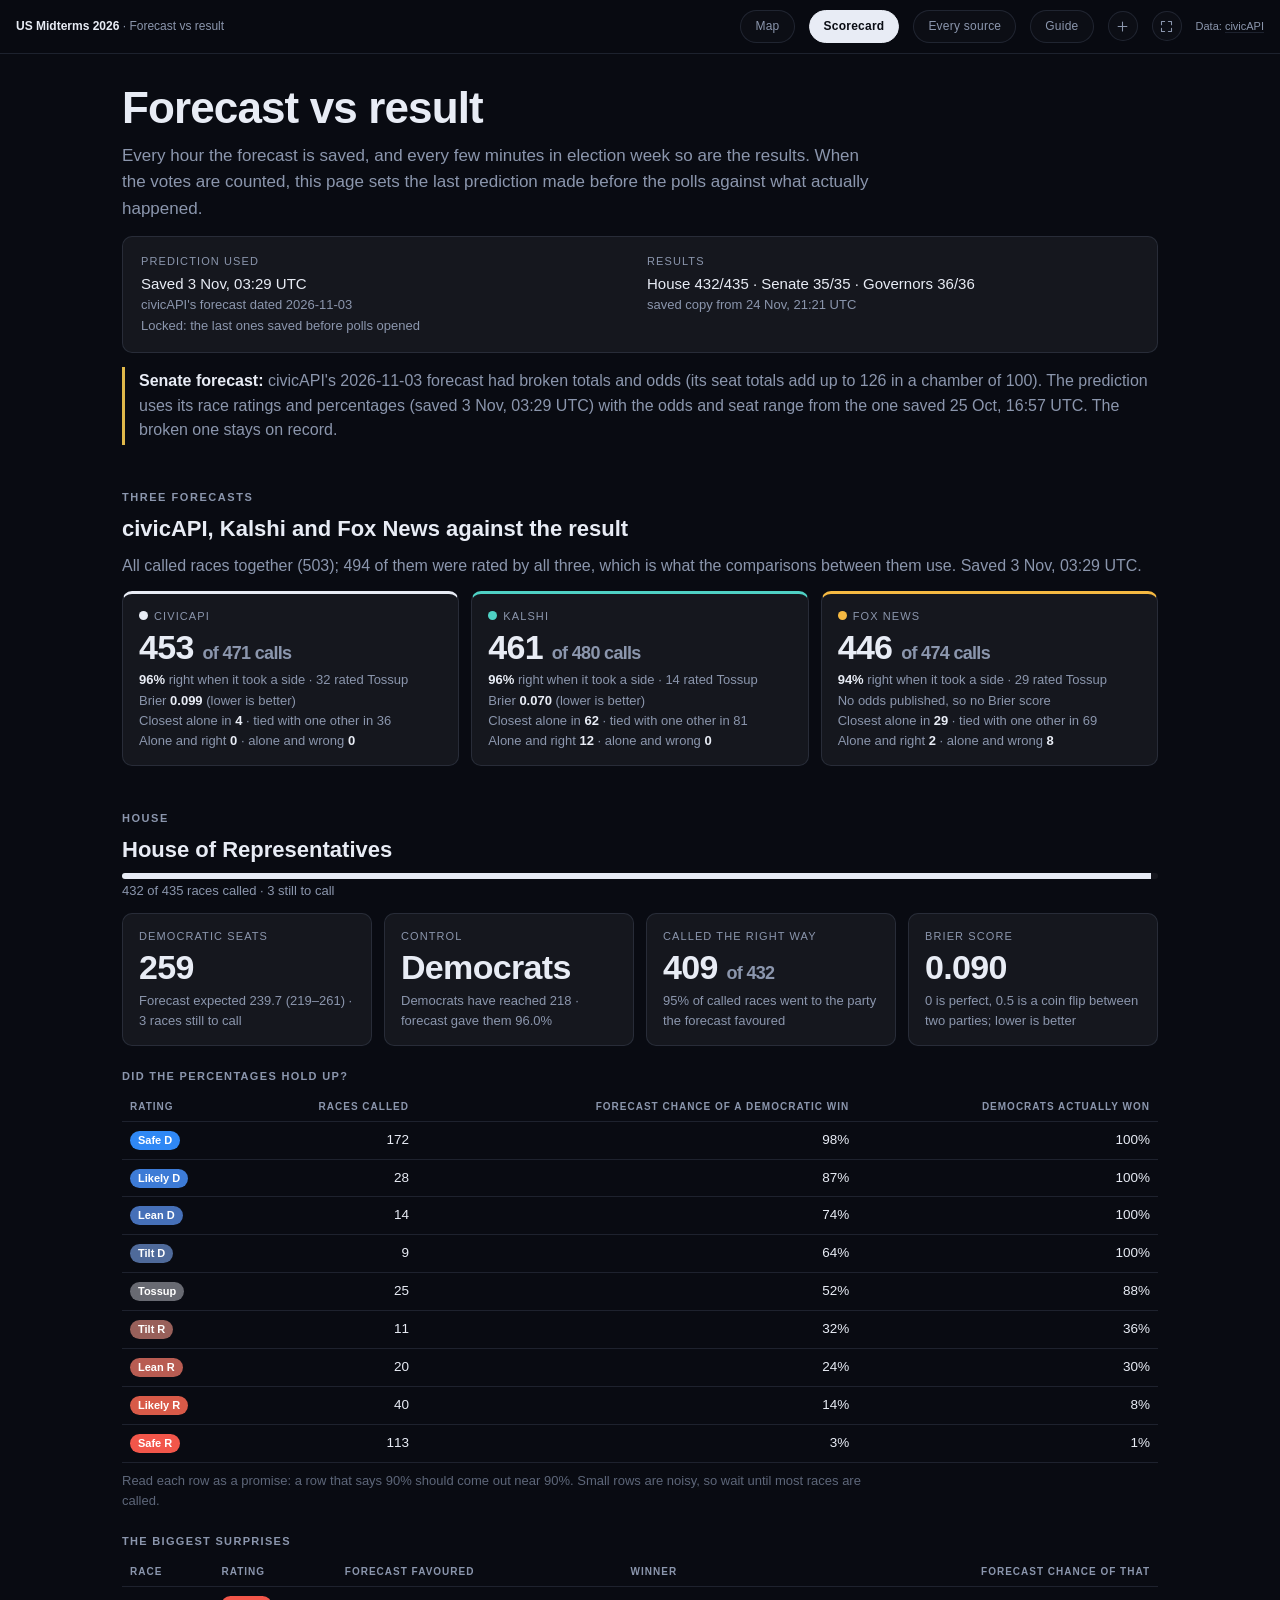
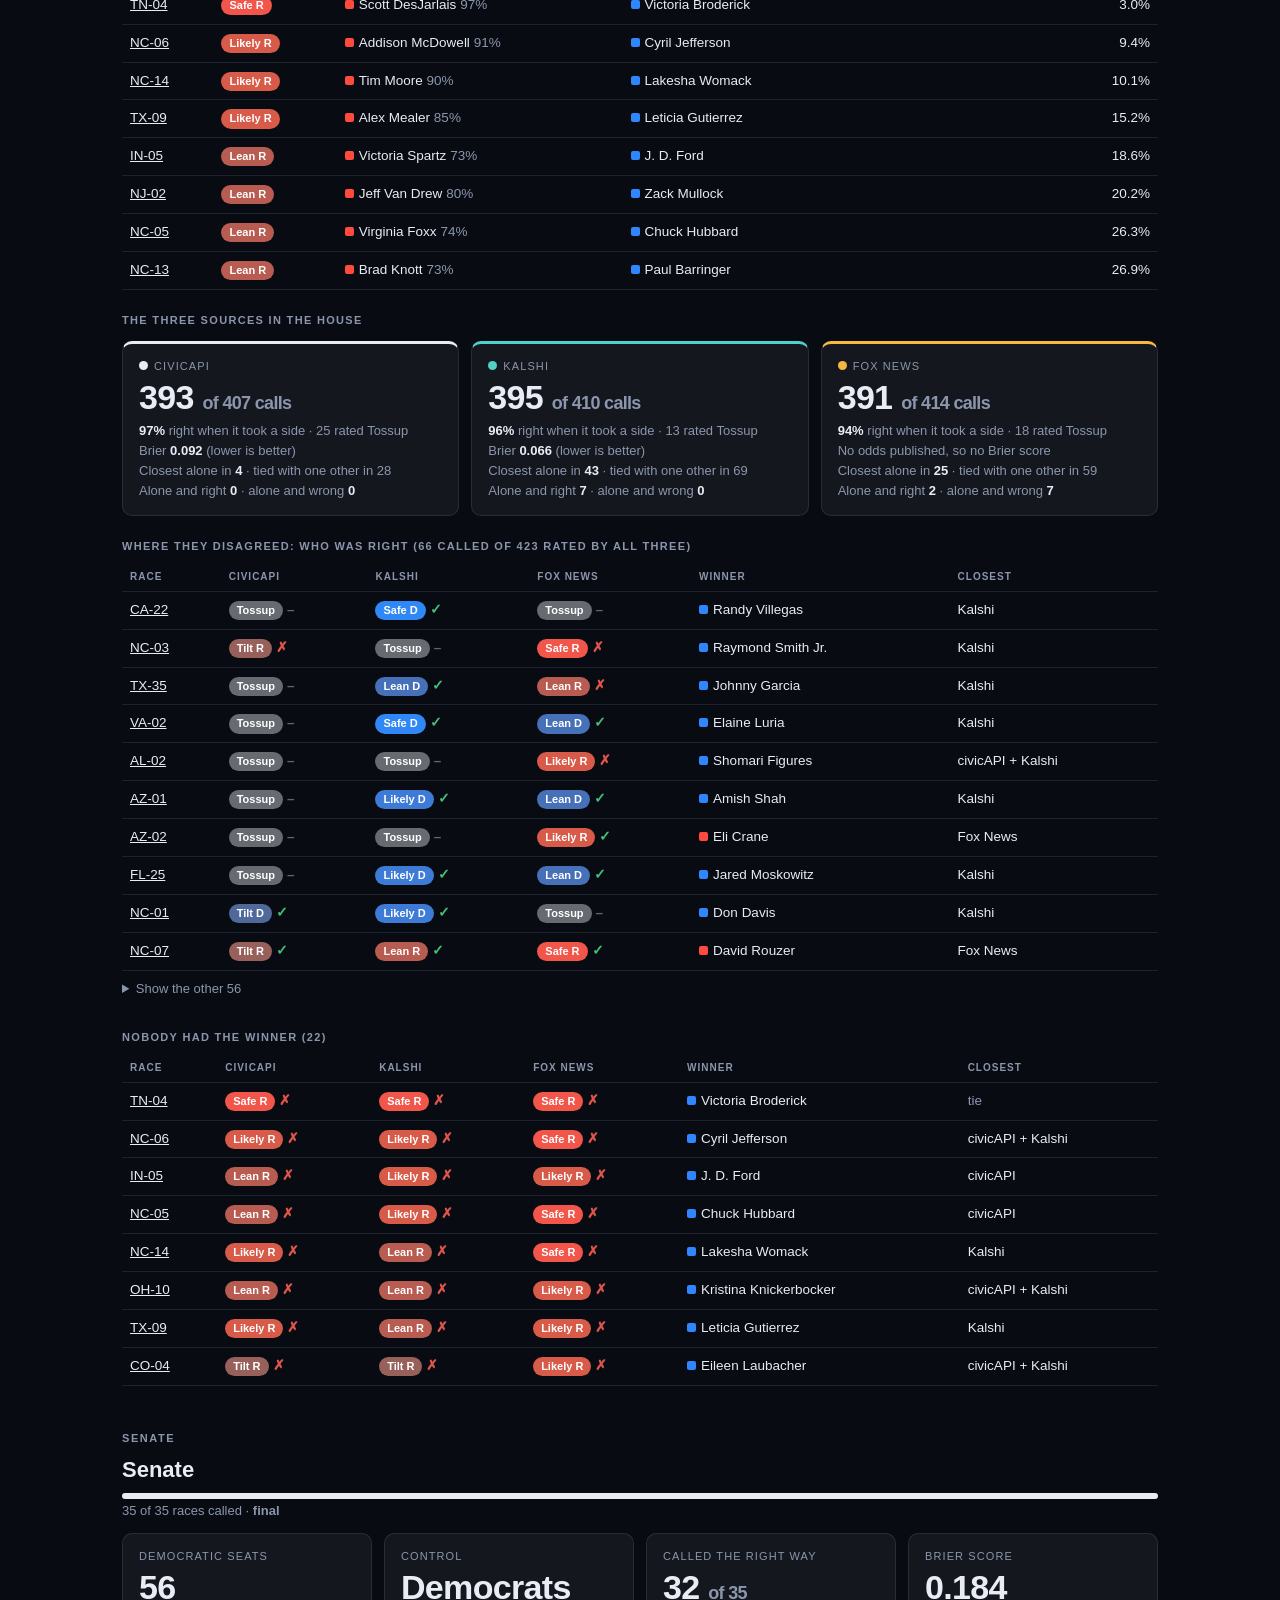
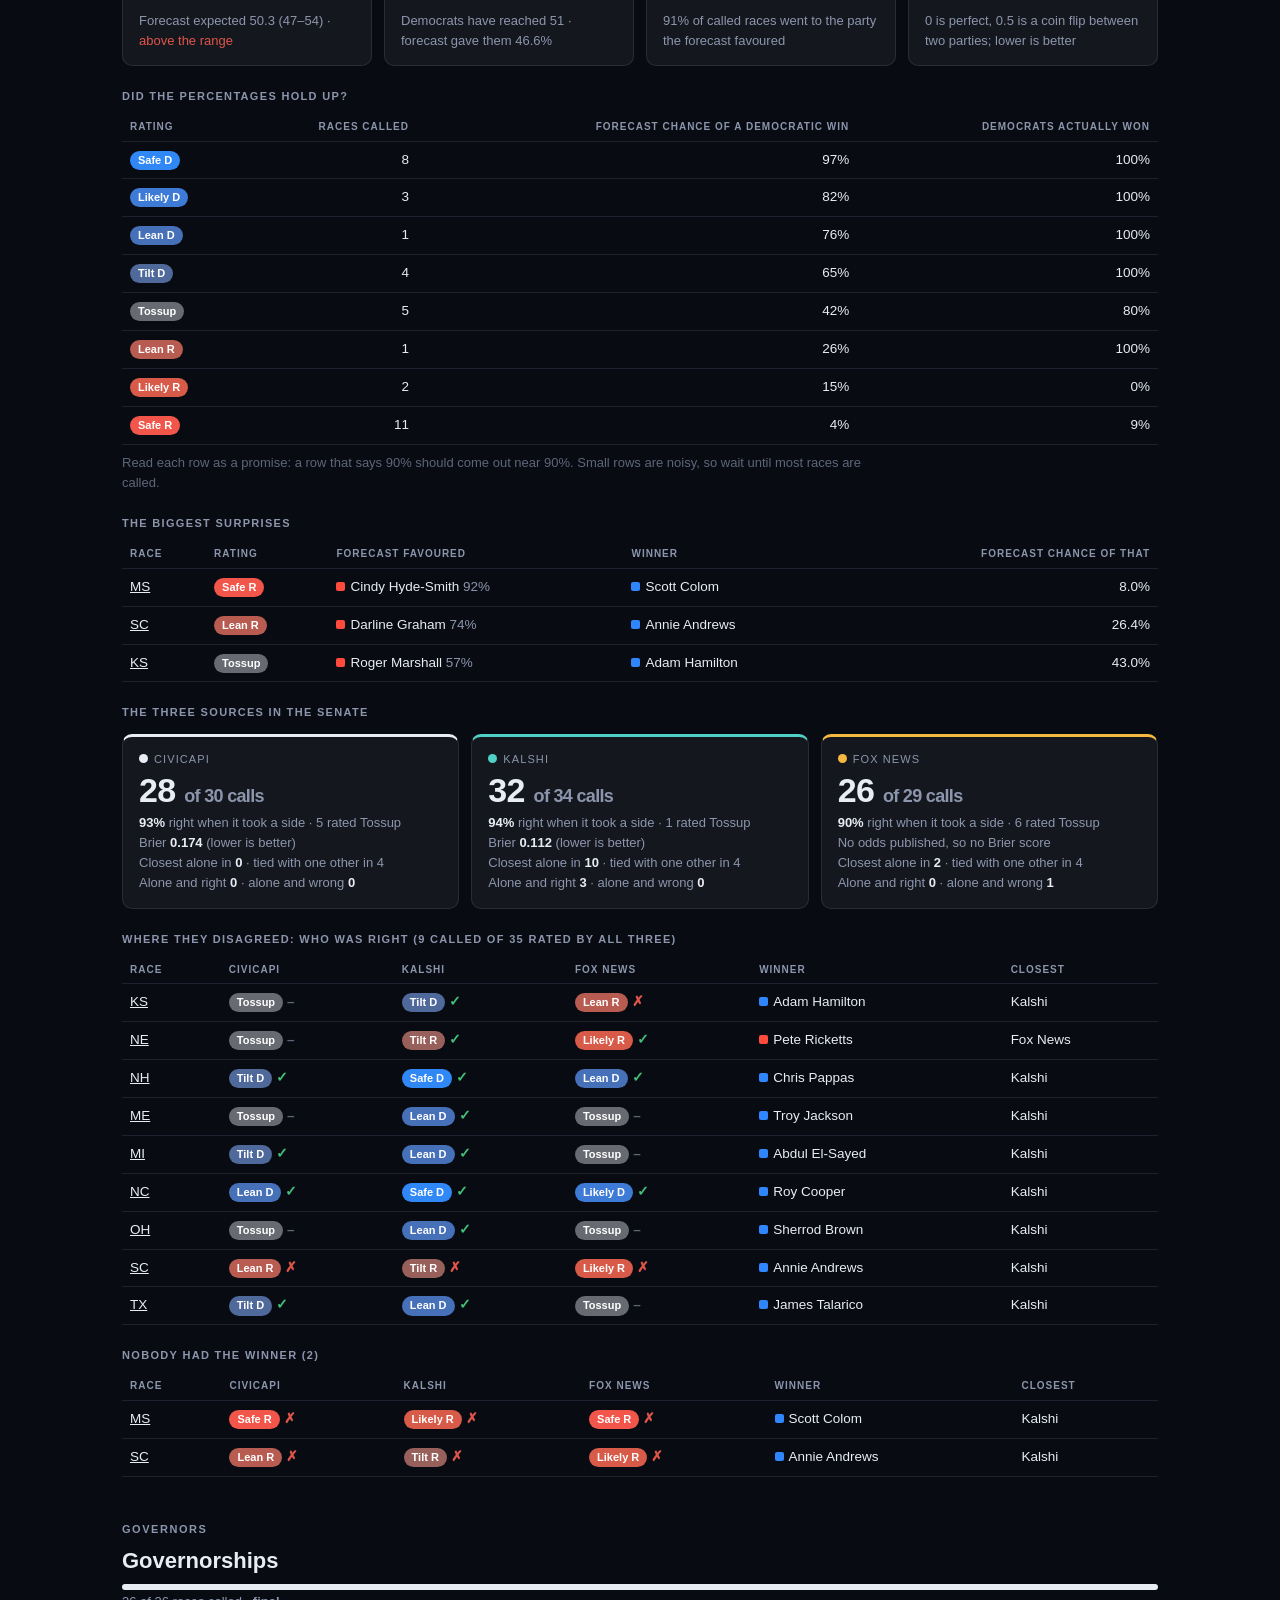
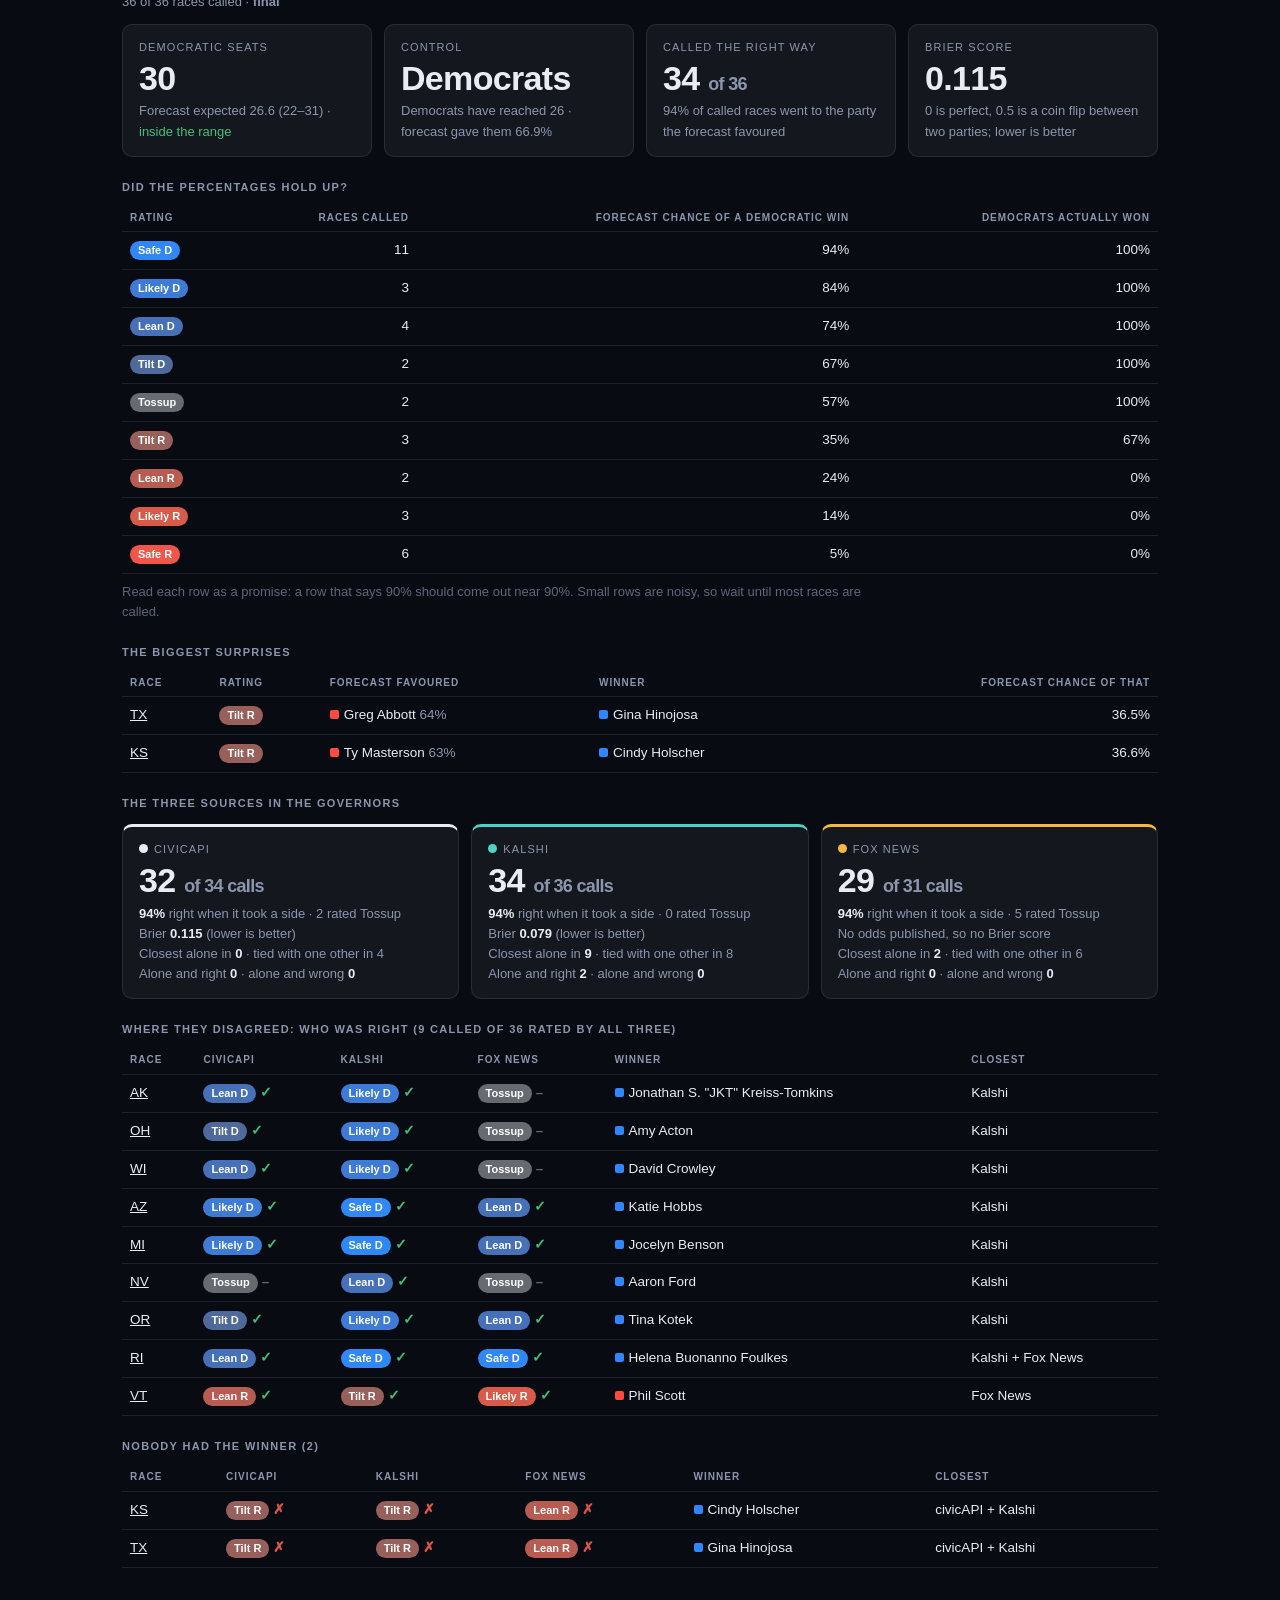
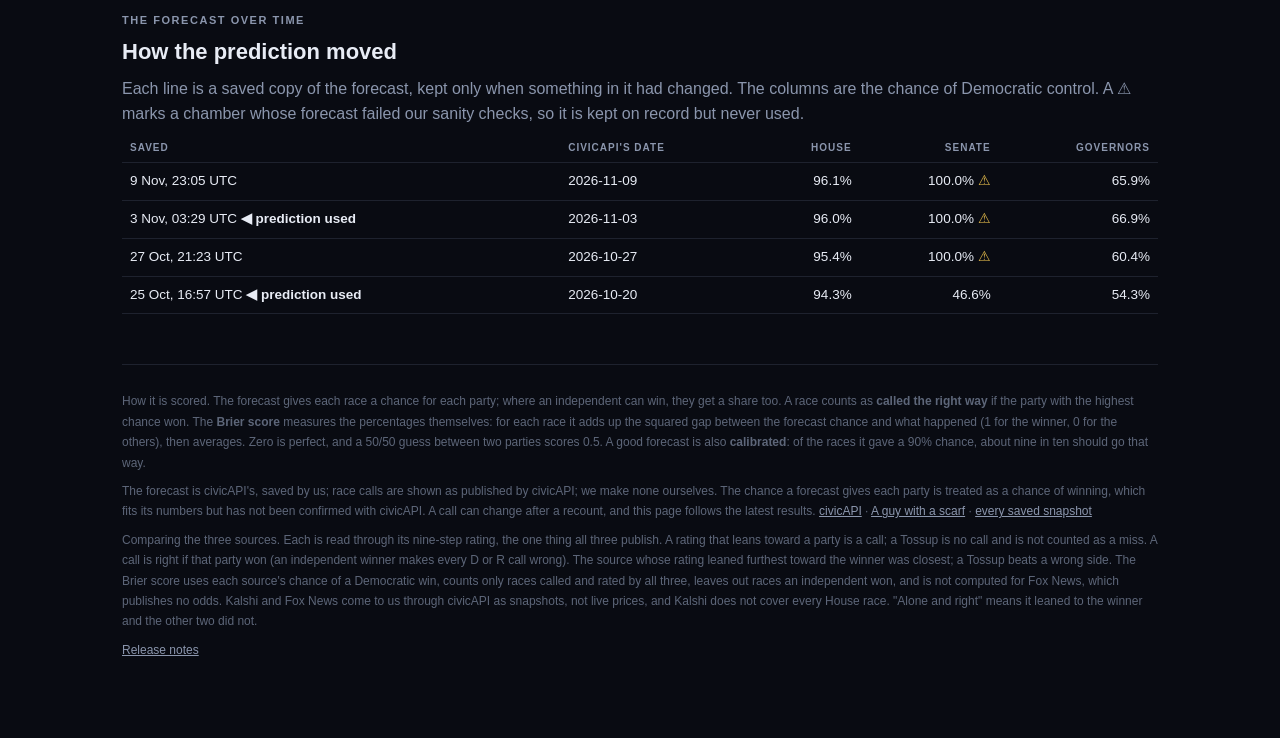
<file: scorecard/index.html>
<!doctype html>
<html lang="en">
<head>
<meta charset="utf-8">
<meta name="viewport" content="width=device-width,initial-scale=1,viewport-fit=cover">
<title>US Midterms 2026 — Scorecard: forecast vs result</title>
<meta name="theme-color" content="#090b12">
<link rel="icon" href="data:image/svg+xml,%3Csvg xmlns='http://www.w3.org/2000/svg' viewBox='0 0 32 32'%3E%3Crect width='32' height='32' rx='6' fill='%23090b12'/%3E%3Crect x='4' y='10' width='12' height='12' fill='%233a82e8'/%3E%3Crect x='16' y='10' width='12' height='12' fill='%23f0584a'/%3E%3C/svg%3E">
<meta name="description" content="How good was the forecast? The last saved prediction for the 2026 US midterms set against the results: races called the right way, how well the percentages held up, and the biggest surprises.">
<link rel="canonical" href="https://elections.aguywithascarf.com/scorecard/">
<meta property="og:type" content="article">
<meta property="og:site_name" content="A Guy With A Scarf">
<meta property="og:title" content="US Midterms 2026 — Scorecard: forecast vs result">
<meta property="og:description" content="The last saved prediction set against the results, race by race: what the forecast got right, how well its percentages held up, and the biggest surprises.">
<meta property="og:url" content="https://elections.aguywithascarf.com/scorecard/">
<meta property="og:image" content="https://elections.aguywithascarf.com/img/og.png?v=1">
<meta property="og:image:width" content="1200">
<meta property="og:image:height" content="630">
<meta name="twitter:card" content="summary_large_image">
<meta name="twitter:title" content="US Midterms 2026 — Scorecard: forecast vs result">
<meta name="twitter:description" content="The last saved prediction set against the results, race by race.">
<meta name="twitter:image" content="https://elections.aguywithascarf.com/img/og.png?v=1">
<!-- Umami --><script>try{/[?&#]noumami\b/.test(location.href)&&localStorage.setItem('umami.disabled','1')}catch(e){}</script><script defer src="https://m.aguywithascarf.com/k.js" data-website-id="da7c4444-fe20-4f84-baaf-47d34355418b"></script>
<script defer src="https://dataviz.aguywithascarf.com/ver.js"></script><!-- End Umami -->
<link rel="stylesheet" href="../nav.css">
<style>
:root{
  --bg:#090b12; --ink:#e8ecf5; --dim:#8b96ad; --faint:#5d6679;
  --pan:rgba(255,255,255,.05); --line:rgba(150,166,205,.15);
  --r0:#2f88f5; --r1:#3d7bd6; --r2:#4670b8; --r3:#4f6a9a; --r4:#686a72;
  --r5:#98605a; --r6:#b85c52; --r7:#d85a48; --r8:#f2564a;
  --calD:#2f86ff; --calR:#ff4a3d; --calO:#e0b84a; --good:#43c07a; --bad:#e0554a;
}
*{box-sizing:border-box;margin:0;padding:0}
html{background:var(--bg)}
body{background:var(--bg);color:var(--ink);font-family:"Helvetica Neue",Helvetica,Arial,sans-serif;font-weight:300;-webkit-font-smoothing:antialiased;line-height:1.55}
a{color:var(--ink)}
b,strong{font-weight:700}
main{max-width:1100px;margin:0 auto;padding:30px clamp(16px,2.5vw,32px) 70px}
h1{font-size:clamp(28px,5vw,44px);font-weight:700;letter-spacing:-.02em;line-height:1.08;margin-bottom:12px}
.lede{font-size:17px;color:var(--dim);max-width:760px}
h2{font-size:22px;font-weight:700;margin:44px 0 6px}
h2 small{display:block;font-size:11px;letter-spacing:.14em;text-transform:uppercase;color:var(--dim);margin-bottom:6px}
h3{font-size:11px;font-weight:700;letter-spacing:.12em;text-transform:uppercase;color:var(--dim);margin:22px 0 8px}
p{margin:8px 0}
.dim{color:var(--dim)}
.card{background:var(--pan);border:1px solid var(--line);border-radius:10px;padding:16px 18px;margin:14px 0}
.status{display:grid;grid-template-columns:repeat(auto-fit,minmax(240px,1fr));gap:14px}
.status .k{font-size:11px;letter-spacing:.1em;text-transform:uppercase;color:var(--dim)}
.status .v{font-size:15px;margin-top:2px}
.prog{height:6px;background:var(--pan);border-radius:3px;overflow:hidden;margin:6px 0 2px}
.prog i{display:block;height:100%;background:var(--ink)}
.tiles{display:grid;grid-template-columns:repeat(auto-fit,minmax(210px,1fr));gap:12px;margin:12px 0}
.tile{background:var(--pan);border:1px solid var(--line);border-radius:10px;padding:14px 16px}
.tile .k{font-size:11px;letter-spacing:.1em;text-transform:uppercase;color:var(--dim)}
.tile .big{font-size:34px;font-weight:700;letter-spacing:-.02em;line-height:1.1;margin:4px 0;font-variant-numeric:tabular-nums}
.tile .sub{font-size:13px;color:var(--dim)}
.good{color:var(--good)} .bad{color:var(--bad)}
table{border-collapse:collapse;width:100%;font-size:13.5px}
th{font-size:10px;letter-spacing:.1em;text-transform:uppercase;color:var(--dim);text-align:left;padding:6px 8px;border-bottom:1px solid var(--line)}
td{padding:8px;border-bottom:1px solid var(--line);vertical-align:top}
td.n,th.n{text-align:right;font-variant-numeric:tabular-nums}
.tblwrap{overflow-x:auto}
.chip{display:inline-block;padding:1px 8px;border-radius:99px;font-size:11px;font-weight:700;background:var(--c);color:#fff;white-space:nowrap}
.r0{--c:var(--r0)}.r1{--c:var(--r1)}.r2{--c:var(--r2)}.r3{--c:var(--r3)}.r4{--c:var(--r4)}.r5{--c:var(--r5)}.r6{--c:var(--r6)}.r7{--c:var(--r7)}.r8{--c:var(--r8)}
.dp{display:inline-block;width:9px;height:9px;border-radius:2px;margin-right:5px}
.dp.D{background:var(--calD)}.dp.R{background:var(--calR)}.dp.O{background:var(--calO)}
.banner{border-left:3px solid var(--line);padding:2px 0 2px 14px;color:var(--dim);margin:14px 0}
.banner b{color:var(--ink)}
.banner.warn{border-color:#e0b84a}
.note{font-size:13px;color:var(--faint);max-width:760px}
.sdot{display:inline-block;width:9px;height:9px;border-radius:99px;margin-right:6px;background:var(--sc)}
.tile.src{border-top:3px solid var(--sc)}
.tile .sub b{color:var(--ink)}
.mk{font-weight:700;margin-left:4px}
.mk.y{color:var(--good)} .mk.n{color:var(--bad)} .mk.z{color:var(--faint)}
details.more summary{cursor:pointer;color:var(--dim);font-size:13px;margin:8px 0}
#foot{margin-top:50px;padding-top:18px;border-top:1px solid var(--line);font-size:12px;color:var(--faint);line-height:1.7}
#foot a{color:var(--dim)}
</style>
</head>
<body>
<script src="../nav.js" data-page="scorecard" data-ctx="Forecast vs result"></script>

<main>
  <h1>Forecast vs result</h1>
  <p class="lede">Every hour the forecast is saved, and every few minutes in election week so are the results. When the votes are counted, this page sets the last prediction made before the polls against what actually happened.</p>

  <div id="app"><p class="dim" style="margin-top:30px">Loading the saved forecast and the results…</p></div>

  <div id="foot">
    <p>How it is scored. The forecast gives each race a chance for each party; where an independent can win, they get a share too. A race counts as <b>called the right way</b> if the party with the highest chance won. The <b>Brier score</b> measures the percentages themselves: for each race it adds up the squared gap between the forecast chance and what happened (1 for the winner, 0 for the others), then averages. Zero is perfect, and a 50/50 guess between two parties scores 0.5. A good forecast is also <b>calibrated</b>: of the races it gave a 90% chance, about nine in ten should go that way.</p>
    <p>The forecast is civicAPI's, saved by us; race calls are shown as published by civicAPI; we make none ourselves. The chance a forecast gives each party is treated as a chance of winning, which fits its numbers but has not been confirmed with civicAPI. A call can change after a recount, and this page follows the latest results. <a href="https://civicapi.org" target="_blank" rel="noopener">civicAPI</a> · <a href="https://aguywithascarf.com/">A guy with a scarf</a> · <a href="https://github.com/carlodemarchis-stack/elections/tree/main/archive" target="_blank" rel="noopener">every saved snapshot</a></p>
    <p>Comparing the three sources. Each is read through its nine-step rating, the one thing all three publish. A rating that leans toward a party is a call; a Tossup is no call and is not counted as a miss. A call is right if that party won (an independent winner makes every D or R call wrong). The source whose rating leaned furthest toward the winner was closest; a Tossup beats a wrong side. The Brier score uses each source's chance of a Democratic win, counts only races called and rated by all three, leaves out races an independent won, and is not computed for Fox News, which publishes no odds. Kalshi and Fox News come to us through civicAPI as snapshots, not live prices, and Kalshi does not cover every House race. "Alone and right" means it leaned to the winner and the other two did not.</p>
    <p><a href="https://dataviz.aguywithascarf.com/releases/#midterms">Release notes</a> <a class="agwas-ver" data-agwas-ver="midterms" href="https://dataviz.aguywithascarf.com/releases/#midterms"></a></p>
  </div>
</main>

<script>
(() => {
'use strict';
const esc = s => String(s ?? '').replace(/[&<>"]/g, c => ({'&':'&amp;','<':'&lt;','>':'&gt;','"':'&quot;'}[c]));
const ARCHIVE = '../archive/';
const CACHE = 'https://atgelibbknccvxtuolay.supabase.co/functions/v1/elections-cache';
// the prediction is the last snapshot saved before polls open (the same moment the main page goes live)
const LOCK = Date.UTC(2026, 10, 3, 10, 0);
const CH = [
  ['house',  'House of Representatives', 218, 'House'],
  ['senate', 'Senate',                   51,  'Senate'],
  ['gov',    'Governorships',            26,  'Governors'],
];
const RATINGS = ['Safe D','Likely D','Lean D','Tilt D','Tossup','Tilt R','Lean R','Likely R','Safe R'];
const Q = new URLSearchParams(location.search);
const DEMO = Q.has('demo') ? Math.min(1, Math.max(0, parseFloat(Q.get('demo')) || 0.6)) : null;
// ?rehearsal scores civicAPI's TEST election (invented results) as if it were the real one
const REHEARSAL = Q.has('rehearsal');
const SIZE = {house: 435, senate: 100, gov: 50}, RACES = {house: 435, senate: 35, gov: 36};
/* the same sanity checks as tools/archive.py: a forecast that cannot be right is never used */
function forecastProblem(k, c) {
  const t = c.totals || {}, m = c.monte_carlo || {};
  const total = (t.democrat || 0) + (t.republican || 0) + (t.tossup || 0) + (t.independent || 0);
  if (total !== SIZE[k]) return `its seat totals add up to ${total} in a chamber of ${SIZE[k]}`;
  if ((m.prob_democrat_majority || 0) + (m.prob_republican_majority || 0) > 100.5) return 'its chances of control add up to more than 100%';
  return null;
}

/* A forecast with broken totals or odds can still have sound per-race ratings (the 27 Oct Senate one did).
   Keep those, rebuild the totals from them (seats not up come from the last sane copy) and borrow the odds
   and range from it. Null if the races themselves do not add up. */
const tally = seats => { const r = Object.values(seats).map(s => s[0] || ''); return {democrat: r.filter(x => / D$/.test(x)).length, republican: r.filter(x => / R$/.test(x)).length, tossup: r.filter(x => x === 'Tossup').length, independent: 0}; };
function repairForecast(k, c, old) {
  if (!old || forecastProblem(k, old) || Object.keys(c.seats || {}).length !== RACES[k]) return null;
  const a = tally(c.seats), b = tally(old.seats), t = {};
  for (const p of Object.keys(a)) t[p] = (old.totals[p] || 0) - b[p] + a[p];
  if (Object.values(t).reduce((x, y) => x + y, 0) !== SIZE[k]) return null;
  return {...c, totals: t, monte_carlo: old.monte_carlo, majority_odds: old.majority_odds};
}

const getJSON = async u => { const r = await fetch(u, {cache:'no-store'}); if (!r.ok) throw new Error(u + ' ' + r.status); return r.json(); };
const when = iso => new Date(iso).toLocaleString('en-GB', {day:'numeric', month:'short', hour:'2-digit', minute:'2-digit', timeZone:'UTC'}) + ' UTC';
const pct = (v, d = 0) => (v == null ? '–' : (+v).toFixed(d) + '%');
const party = p => /democrat/i.test(p || '') ? 'D' : /republican/i.test(p || '') ? 'R' : 'O';

/* the same compact shape tools/archive.py saves: seat -> [calledParty, reporting %, D votes, R votes, winner] */
function compactRace(doc) {
  const seats = {};
  for (const [k, r] of Object.entries(doc.region_results || {})) {
    const cs = r.candidates || [], win = cs.find(c => c.winner);
    const top = p => cs.filter(c => party(c.party) === p).sort((a, b) => (b.votes || 0) - (a.votes || 0))[0];
    seats[k] = [win ? party(win.party) : '', r.percent_reporting || 0, top('D')?.votes || 0, top('R')?.votes || 0, win?.name || ''];
  }
  // civicAPI's national "seats" is a running total (holdovers + races called); take the called wins off
  const seatOf = n => (doc.candidates || []).find(c => c.name === n)?.seats || 0;
  const won = p => Object.values(seats).filter(r => r[0] === p).length;
  return {last_updated: doc.last_updated, hold: {D: Math.max(0, seatOf('Democrats') - won('D')), R: Math.max(0, seatOf('Republicans') - won('R'))}, seats};
}

/* ?demo: invent outcomes from the forecast's own chances, so the scoring can be seen before there are votes */
function hash(s) { let h = 2166136261; for (const c of s) { h ^= c.charCodeAt(0); h = Math.imul(h, 16777619); } return h >>> 0; }
function rng(a) { return () => { a |= 0; a = a + 0x6D2B79F5 | 0; let t = Math.imul(a ^ a >>> 15, 1 | a); t = t + Math.imul(t ^ t >>> 7, 61 | t) ^ t; return ((t ^ t >>> 14) >>> 0) / 4294967296; }; }
function demoResults(fc, base) {
  const out = {chambers: {}};
  for (const [k] of CH) {
    const seats = {};
    for (const [code, s] of Object.entries(fc.chambers[k].seats)) {
      const r = rng(hash(code + k)), u = r(), called = r() < DEMO;
      const [, dp, rp, ip, , dn, rn, iname] = s;
      const a = u < dp / 100 ? 'D' : u < (dp + rp) / 100 ? 'R' : 'O';
      seats[code.toLowerCase()] = called ? [a, 100, 0, 0, a === 'D' ? dn : a === 'R' ? rn : iname || 'Independent'] : ['', 0, 0, 0, ''];
    }
    out.chambers[k] = {last_updated: 'demo', hold: base.chambers[k].hold, seats};
  }
  return out;
}

/* ---- scoring */
function score(fcCh, resCh) {
  const rows = [];
  for (const [code, s] of Object.entries(fcCh.seats)) {
    const r = resCh.seats[code.toLowerCase()];
    if (!r || !r[0]) continue;
    const [rating, dp, rp, ip, , dn, rn, iname] = s;
    const p = {D: (dp || 0) / 100, R: (rp || 0) / 100, O: (ip || 0) / 100};
    const a = r[0], fav = ['D', 'R', 'O'].sort((x, y) => p[y] - p[x])[0];
    rows.push({code, rating, p, a, fav, hit: a === fav, pa: p[a], dn, rn, iname, winner: r[4],
      brier: ['D', 'R', 'O'].reduce((t, c) => t + Math.pow(p[c] - (a === c ? 1 : 0), 2), 0)});
  }
  const total = Object.keys(fcCh.seats).length, called = rows.length;
  const calledD = Object.values(resCh.seats).filter(r => r[0] === 'D').length;
  const calledR = Object.values(resCh.seats).filter(r => r[0] === 'R').length;
  const byRating = RATINGS.map((name, i) => {
    const rs = rows.filter(r => r.rating === name);
    return {name, i, n: rs.length, predD: rs.length ? rs.reduce((t, r) => t + r.p.D, 0) / rs.length : null,
      actualD: rs.length ? rs.filter(r => r.a === 'D').length / rs.length : null};
  });
  const misses = rows.filter(r => !r.hit).sort((x, y) => x.pa - y.pa);
  return {rows, total, called, calledD, calledR, hold: resCh.hold, hits: rows.filter(r => r.hit).length,
    brier: called ? rows.reduce((t, r) => t + r.brier, 0) / called : null, byRating, misses, final: called === total};
}

/* ---- rendering */
const tile = (k, big, sub) => `<div class="tile"><div class="k">${k}</div><div class="big">${big}</div><div class="sub">${sub}</div></div>`;
const seatLabel = (k, code) => k === 'house' ? code : code;

function chamberHTML([k, title, need], fcCh, resCh) {
  const sc = score(fcCh, resCh), mc = fcCh.monte_carlo || {};
  const dNow = sc.hold.D + sc.calledD, rNow = sc.hold.R + sc.calledR, left = sc.total - sc.called;
  const rNeed = k === 'senate' ? 50 : need;
  const favD = (mc.prob_democrat_majority || 0) >= (mc.prob_republican_majority || 0);
  let html = `<h2><small>${esc(CH.find(c => c[0] === k)[3])}</small>${esc(title)}</h2>`;
  html += `<div class="prog" title="${sc.called} of ${sc.total} races called"><i style="width:${sc.total ? sc.called / sc.total * 100 : 0}%"></i></div>
    <p class="dim" style="font-size:13px;margin-top:0">${sc.called} of ${sc.total} races called${sc.final ? ' · <b>final</b>' : ` · ${left} still to call`}</p>`;
  if (!sc.called) return html + `<div class="banner">Nothing has been called yet, so there is nothing to score. The prediction on file: Democrats ${pct(mc.prob_democrat_majority, 1)} to control, Republicans ${pct(mc.prob_republican_majority, 1)}, with ${mc.expected_democrat_seats} Democratic seats expected (${mc.democrat_seats_p5}–${mc.democrat_seats_p95}).</div>`;

  const inRange = dNow >= mc.democrat_seats_p5 && dNow <= mc.democrat_seats_p95;
  const above = dNow > mc.democrat_seats_p95, below = dNow < mc.democrat_seats_p5;
  const seatsSub = sc.final
    ? `Forecast expected ${mc.expected_democrat_seats} (${mc.democrat_seats_p5}–${mc.democrat_seats_p95}) · <span class="${inRange ? 'good' : 'bad'}">${inRange ? 'inside the range' : above ? 'above the range' : 'below the range'}</span>`
    : `Forecast expected ${mc.expected_democrat_seats} (${mc.democrat_seats_p5}–${mc.democrat_seats_p95}) · ${left} races still to call`;
  const control = dNow >= need ? 'D' : rNow >= rNeed ? 'R' : null;
  const controlSub = control
    ? `${control === 'D' ? 'Democrats' : 'Republicans'} have reached ${control === 'D' ? need : rNeed} · forecast gave them ${pct(control === 'D' ? mc.prob_democrat_majority : mc.prob_republican_majority, 1)}`
    : `Neither party has reached its line yet · forecast favoured ${favD ? 'Democrats' : 'Republicans'} (${pct(favD ? mc.prob_democrat_majority : mc.prob_republican_majority, 1)})`;
  html += `<div class="tiles">
    ${tile('Democratic seats', dNow, seatsSub)}
    ${tile('Control', control ? (control === 'D' ? 'Democrats' : 'Republicans') : 'Open', controlSub)}
    ${tile('Called the right way', `${sc.hits} <span style="font-size:18px;color:var(--dim)">of ${sc.called}</span>`, `${pct(sc.hits / sc.called * 100)} of called races went to the party the forecast favoured`)}
    ${tile('Brier score', sc.brier.toFixed(3), '0 is perfect, 0.5 is a coin flip between two parties; lower is better')}
  </div>`;

  html += `<h3>Did the percentages hold up?</h3>
    <div class="tblwrap"><table><thead><tr><th>Rating</th><th class="n">Races called</th><th class="n">Forecast chance of a Democratic win</th><th class="n">Democrats actually won</th></tr></thead><tbody>` +
    sc.byRating.filter(r => r.n).map(r => `<tr><td><span class="chip r${r.i}">${r.name}</span></td><td class="n">${r.n}</td><td class="n">${pct(r.predD * 100)}</td><td class="n">${pct(r.actualD * 100)}</td></tr>`).join('') +
    `</tbody></table></div>
    <p class="note">Read each row as a promise: a row that says 90% should come out near 90%. Small rows are noisy, so wait until most races are called.</p>`;

  if (sc.misses.length) {
    html += `<h3>The biggest surprises</h3><div class="tblwrap"><table><thead><tr><th>Race</th><th>Rating</th><th>Forecast favoured</th><th>Winner</th><th class="n">Forecast chance of that</th></tr></thead><tbody>` +
      sc.misses.slice(0, 8).map(r => {
        const favName = r.fav === 'D' ? r.dn : r.fav === 'R' ? r.rn : r.iname;
        const winName = r.winner || (r.a === 'D' ? r.dn : r.a === 'R' ? r.rn : r.iname);
        return `<tr><td><a href="../#${k}/${r.code.toLowerCase()}">${esc(seatLabel(k, r.code))}</a></td><td><span class="chip r${RATINGS.indexOf(r.rating)}">${esc(r.rating)}</span></td>
          <td><span class="dp ${r.fav}"></span>${esc(favName || r.fav)} <span class="dim">${pct(r.p[r.fav] * 100)}</span></td>
          <td><span class="dp ${r.a}"></span>${esc(winName)}</td><td class="n">${pct(r.pa * 100, 1)}</td></tr>`;
      }).join('') + `</tbody></table></div>`;
  } else {
    html += `<div class="banner"><b>No surprises so far:</b> every called race went to the party the forecast favoured.</div>`;
  }
  return html;
}

/* ---- three forecasts against the result: civicAPI, Kalshi, Fox News
   Every source is read through its nine-step rating, the one thing they all publish. A rating leans toward a party
   (Safe D ... Safe R) or is a Tossup, which is no call. "Lean" is how many steps toward the winner it was:
   +4 Safe for the winner, 0 Tossup, -4 Safe for the loser. Closer to the result = a higher lean. */
const SRCS = [['civicapi', 'civicAPI'], ['kalshi', 'Kalshi'], ['foxnews', 'Fox News']];
const SCOL = {civicapi: '#e8ecf5', kalshi: '#4fd1c5', foxnews: '#f5b942'};
const leanTo = (rating, a) => { const i = RATINGS.indexOf(rating); if (i < 0) return null; return a === 'O' ? -Math.abs(4 - i) : a === 'D' ? 4 - i : i - 4; };

function compareRows(k, fcCh, resCh, alt) {
  const rows = [];
  for (const [code, s] of Object.entries(fcCh.seats)) {
    const r = resCh.seats[code.toLowerCase()];
    if (!r || !r[0]) continue;
    const a = r[0], src = {civicapi: {rating: s[0], pd: s[1] == null ? null : s[1] / 100}};
    for (const id of ['kalshi', 'foxnews']) { const x = alt?.[id]?.[k]?.seats?.[code]; if (x) src[id] = {rating: x[0], pd: x[1] == null ? null : x[1] / 100}; }
    for (const v of Object.values(src)) v.lean = leanTo(v.rating, a);
    rows.push({k, code, a, winner: r[4], dn: s[5], rn: s[6], iname: s[7], src, all: SRCS.every(([id]) => src[id] && src[id].lean != null)});
  }
  return rows;
}

function compareStats(rows) {
  const common = rows.filter(r => r.all), out = {n: rows.length, common: common.length};
  for (const [id] of SRCS) {
    const rated = rows.filter(r => r.src[id] && r.src[id].lean != null), calls = rated.filter(r => r.src[id].lean !== 0);
    const priced = common.filter(r => r.a !== 'O' && r.src[id].pd != null);
    const e = out[id] = {rated: rated.length, calls: calls.length, right: calls.filter(r => r.src[id].lean > 0).length, tossups: rated.length - calls.length,
      brier: priced.length ? priced.reduce((t, r) => t + 2 * Math.pow(r.src[id].pd - (r.a === 'D' ? 1 : 0), 2), 0) / priced.length : null,
      closest: 0, tied: 0, aloneRight: 0, aloneWrong: 0};
    for (const r of common) {
      const mine = r.src[id].lean, others = SRCS.filter(([o]) => o !== id).map(([o]) => r.src[o].lean), best = Math.max(mine, ...others);
      if (mine === best) { if (others.every(x => x === mine)) {} else if (others.some(x => x === mine)) e.tied++; else e.closest++; }
      if (mine > 0 && others.every(x => x <= 0)) e.aloneRight++;
      if (mine < 0 && others.every(x => x >= 0)) e.aloneWrong++;
    }
  }
  return out;
}

function compareTilesHTML(st) {
  return `<div class="tiles">` + SRCS.map(([id, name]) => {
    const e = st[id];
    if (!e.rated) return `<div class="tile src" style="--sc:${SCOL[id]}"><div class="k"><i class="sdot"></i>${name}</div><div class="big">–</div><div class="sub">No rated race has been called yet</div></div>`;
    return `<div class="tile src" style="--sc:${SCOL[id]}"><div class="k"><i class="sdot"></i>${name}</div>
      <div class="big">${e.right} <span style="font-size:18px;color:var(--dim)">of ${e.calls} calls</span></div>
      <div class="sub"><b>${e.calls ? pct(e.right / e.calls * 100) : '–'}</b> right when it took a side · ${e.tossups} rated Tossup<br>
      ${e.brier == null ? 'No odds published, so no Brier score' : `Brier <b>${e.brier.toFixed(3)}</b> (lower is better)`}<br>
      Closest alone in <b>${e.closest}</b> · tied with one other in ${e.tied}<br>
      Alone and right <b class="good">${e.aloneRight}</b> · alone and wrong <b class="bad">${e.aloneWrong}</b></div></div>`;
  }).join('') + `</div>`;
}

const mark = l => l == null ? '' : l > 0 ? '<span class="mk y" title="leaned to the winner">✓</span>' : l < 0 ? '<span class="mk n" title="leaned to the loser">✗</span>' : '<span class="mk z" title="Tossup: no call">–</span>';
const ratingCell = v => v ? `<td><span class="chip r${RATINGS.indexOf(v.rating)}">${esc(v.rating)}</span>${mark(v.lean)}</td>` : '<td class="dim">not rated</td>';

function disagreementHTML(rows, k) {
  const common = rows.filter(r => r.all).map(r => {
    const l = SRCS.map(([id]) => r.src[id].lean), best = Math.max(...l);
    return {r, spread: best - Math.min(...l), best, closest: SRCS.filter(([id]) => r.src[id].lean === best).map(([, n]) => n)};
  });
  const split = common.filter(x => x.spread >= 2).sort((x, y) => y.spread - x.spread || x.r.code.localeCompare(y.r.code));
  const tr = x => {
    const r = x.r, win = r.winner || (r.a === 'D' ? r.dn : r.a === 'R' ? r.rn : r.iname);
    return `<tr><td><a href="../#${k}/${r.code.toLowerCase()}">${esc(r.code)}</a></td>${SRCS.map(([id]) => ratingCell(r.src[id])).join('')}
      <td><span class="dp ${r.a}"></span>${esc(win || r.a)}</td><td>${x.closest.length === 3 ? '<span class="dim">tie</span>' : esc(x.closest.join(' + '))}</td></tr>`;
  };
  const head = `<thead><tr><th>Race</th><th>civicAPI</th><th>Kalshi</th><th>Fox News</th><th>Winner</th><th>Closest</th></tr></thead>`;
  let html = '';
  if (split.length) {
    html += `<h3>Where they disagreed: who was right (${split.length} called of ${common.length} rated by all three)</h3>
      <div class="tblwrap"><table>${head}<tbody>${split.slice(0, 10).map(tr).join('')}</tbody></table></div>`;
    if (split.length > 10) html += `<details class="more"><summary>Show the other ${split.length - 10}</summary><div class="tblwrap"><table>${head}<tbody>${split.slice(10).map(tr).join('')}</tbody></table></div></details>`;
  } else if (common.length) html += `<p class="note">No called race had the three sources two or more steps apart.</p>`;
  const nobody = common.filter(x => x.best <= 0 && Math.min(...SRCS.map(([id]) => x.r.src[id].lean)) < 0).sort((x, y) => x.best - y.best);
  if (nobody.length) html += `<h3>Nobody had the winner (${nobody.length})</h3><div class="tblwrap"><table>${head}<tbody>${nobody.slice(0, 8).map(tr).join('')}</tbody></table></div>`;
  return html;
}

/* the last forecast saved before polls opened that passes the checks, chamber by chamber */
async function pickForecast(idx) {
  const eligible = idx.snapshots.filter(s => Date.parse(s.observed) <= LOCK);
  const pool = eligible.length ? eligible : [idx.snapshots[0]];
  const chosen = {}, rejected = {}, files = {};
  for (const sn of pool.slice().reverse()) {
    files[sn.file] ??= await getJSON(ARCHIVE + 'forecast/' + sn.file);
    for (const [k] of CH) {
      if (chosen[k]) continue;
      const c = files[sn.file].chambers[k], why = forecastProblem(k, c);
      if (!why) chosen[k] = {snap: sn, ch: c}; else rejected[k] ??= {snap: sn, why, ch: c};
    }
    if (CH.every(([k]) => chosen[k])) break;
  }
  // a rejected forecast newer than the sane one keeps its race ratings when they are sound; odds and range stay the sane copy's
  for (const [k] of CH) if (rejected[k] && chosen[k]) {
    const fixed = repairForecast(k, rejected[k].ch, chosen[k].ch);
    if (fixed) { rejected[k].oddsSnap = chosen[k].snap; chosen[k] = {snap: rejected[k].snap, ch: fixed, repaired: true}; }
  }
  for (const [k] of CH) if (!chosen[k]) { const sn = pool[pool.length - 1]; chosen[k] = {snap: sn, ch: files[sn.file].chambers[k], unchecked: true}; }
  return {chosen, rejected, eligible: eligible.length > 0};
}

function movementHTML(idx, usedFiles) {
  const cell = (s, k) => `<td class="n">${pct(s.odds[k][0], 1)}${s.problems?.[k] ? ` <span title="${esc('Rejected: ' + s.problems[k])}" style="color:#e0b84a">⚠</span>` : ''}</td>`;
  const rows = idx.snapshots.slice().reverse().map(s => `<tr><td>${when(s.observed)}${usedFiles.has(s.file) ? ' <b>◀ prediction used</b>' : ''}</td><td>${esc(s.updated || '–')}</td>
    ${cell(s, 'house')}${cell(s, 'senate')}${cell(s, 'gov')}</tr>`).join('');
  return `<h2><small>The forecast over time</small>How the prediction moved</h2>
    <p class="dim">Each line is a saved copy of the forecast, kept only when something in it had changed. The columns are the chance of Democratic control. A ⚠ marks a chamber whose forecast failed our sanity checks, so it is kept on record but never used.</p>
    <div class="tblwrap"><table><thead><tr><th>Saved</th><th>civicAPI's date</th><th class="n">House</th><th class="n">Senate</th><th class="n">Governors</th></tr></thead><tbody>${rows}</tbody></table></div>` +
    (idx.snapshots.length < 3 ? `<p class="note">Only ${idx.snapshots.length} so far. A new line appears whenever civicAPI publishes a change.</p>` : '');
}

(async () => {
  const app = document.getElementById('app');
  try {
    const idx = await getJSON(ARCHIVE + 'forecast/index.json');
    if (!idx.snapshots.length) throw new Error('no saved forecast yet');
    const pick = await pickForecast(idx);
    const fc = {chambers: Object.fromEntries(CH.map(([k]) => [k, pick.chosen[k].ch]))};
    const usedFiles = new Set(CH.flatMap(([k]) => [pick.chosen[k].snap.file, pick.rejected[k]?.oddsSnap?.file].filter(Boolean)));
    const locked = Date.now() >= LOCK;

    // Kalshi and Fox News: the last copy saved before polls opened, like the forecast above
    let alt = null, altSnap = null;
    try {
      const sidx = await getJSON(ARCHIVE + 'sources/index.json'), el = sidx.snapshots.filter(x => Date.parse(x.observed) <= LOCK);
      altSnap = el.length ? el[el.length - 1] : sidx.snapshots[0];
      alt = (await getJSON(ARCHIVE + 'sources/' + altSnap.file)).sources;
    } catch (e) { console.warn('no saved Kalshi / Fox copy', e); }

    let res, source, testIgnored = false;
    const archived = await getJSON(ARCHIVE + 'results/latest.json').catch(() => null);
    try {
      const d = await getJSON(CACHE + '?k=results');
      const test = ['house', 'senate', 'gov'].some(k => d[k]?.test_data);
      // civicAPI runs full TEST elections: never score those as the real thing unless asked (?rehearsal)
      if (test && !REHEARSAL) { testIgnored = true; throw new Error('test data'); }
      res = {chambers: {house: compactRace(d.house), senate: compactRace(d.senate), gov: compactRace(d.gov)}};
      source = test ? "civicAPI's TEST election, live" : 'live from civicAPI';
    } catch (e) {
      if (!archived) throw new Error('results unavailable');
      res = archived; source = `saved copy from ${when(archived.observed)}`;
    }
    if (DEMO !== null) { res = demoResults(fc, res); source = 'invented demo results'; }

    const called = Object.fromEntries(CH.map(([k]) => [k, Object.values(res.chambers[k].seats).filter(r => r[0]).length]));
    const totals = Object.fromEntries(CH.map(([k]) => [k, Object.keys(res.chambers[k].seats).length]));
    const allCalled = CH.every(([k]) => called[k] === totals[k]);

    const groups = {};
    for (const [k, , , short] of CH) (groups[pick.chosen[k].snap.file] ||= {snap: pick.chosen[k].snap, names: []}).names.push(short);
    const multi = Object.keys(groups).length > 1;
    const predHTML = Object.values(groups).map(g => `<div class="v">${multi ? esc(g.names.join(', ')) + ': ' : ''}Saved ${when(g.snap.observed)}</div>
      <div class="dim" style="font-size:13px">civicAPI's forecast dated ${esc(g.snap.updated)}</div>`).join('') +
      `<div class="dim" style="font-size:13px">${locked ? 'Locked: the last ones saved before polls opened' : 'The latest so far; it locks on 3 Nov, 10:00 UTC'}</div>`;

    let html = `<div class="card status">
      <div><div class="k">Prediction used</div>${predHTML}</div>
      <div><div class="k">Results</div><div class="v">${REHEARSAL ? '<b>Rehearsal</b> · ' : ''}${DEMO !== null ? '<b>Demo</b> · ' : ''}${allCalled ? 'All races called' : CH.map(([k, , , sh]) => `${sh} ${called[k]}/${totals[k]}`).join(' · ')}</div><div class="dim" style="font-size:13px">${esc(source)}</div></div>
    </div>`;
    for (const [k, , , short] of CH) {
      const r = pick.rejected[k];
      if (r?.oddsSnap) html += `<div class="banner warn"><b>${esc(short)} forecast:</b> civicAPI's ${esc(r.snap.updated)} forecast had broken totals and odds (${esc(r.why)}). The prediction uses its race ratings and percentages (saved ${when(r.snap.observed)}) with the odds and seat range from the one saved ${when(r.oddsSnap.observed)}. The broken one stays on record.</div>`;
      else if (r) html += `<div class="banner warn"><b>${esc(short)} forecast:</b> civicAPI's ${esc(r.snap.updated)} forecast was rejected because ${esc(r.why)}. The prediction used for the ${esc(short)} is the one saved ${when(pick.chosen[k].snap.observed)}. The rejected one stays on record.</div>`;
      else if (pick.chosen[k].unchecked) html += `<div class="banner warn"><b>${esc(short)} forecast:</b> every saved version failed our sanity checks; the newest is shown anyway.</div>`;
    }
    if (!pick.eligible) html += `<div class="banner warn"><b>Heads up:</b> no forecast was saved before polls opened, so this uses the earliest one available.</div>`;
    if (testIgnored) html += `<div class="banner warn"><b>civicAPI is running a test election right now.</b> Its invented results are ignored here, so nothing below is scored until real races are called. To see the scoring run on the test election anyway, open this page with <a href="?rehearsal">?rehearsal</a>.</div>`;
    if (REHEARSAL) html += `<div class="banner warn"><b>Rehearsal:</b> these are civicAPI's test results, invented, scored against the real prediction. They are not real results.</div>`;
    if (DEMO !== null) html += `<div class="banner warn"><b>Demo:</b> these results are invented from the forecast's own chances, to show how the scoring reads. They are not real.</div>`;
    const cmp = alt ? Object.fromEntries(CH.map(([k]) => [k, compareRows(k, fc.chambers[k], res.chambers[k], alt)])) : null;
    if (cmp && Object.values(cmp).some(r => r.length)) {
      const st = compareStats(Object.values(cmp).flat());
      html += `<h2><small>Three forecasts</small>civicAPI, Kalshi and Fox News against the result</h2>
        <p class="dim">All called races together (${st.n}); ${st.common} of them were rated by all three, which is what the comparisons between them use. Saved ${when(altSnap.observed)}.</p>` + compareTilesHTML(st);
    }
    for (const c of CH) {
      html += chamberHTML(c, fc.chambers[c[0]], res.chambers[c[0]]);
      if (cmp && cmp[c[0]].length) html += `<h3>The three sources in the ${esc(c[3])}</h3>` + compareTilesHTML(compareStats(cmp[c[0]])) + disagreementHTML(cmp[c[0]], c[0]);
    }
    html += movementHTML(idx, usedFiles);
    app.innerHTML = html;
  } catch (e) {
    console.error(e);
    app.innerHTML = `<div class="banner warn"><b>Could not load the saved data.</b> ${esc(e.message)}. If you opened this file directly, serve the folder instead.</div>`;
  }
})();
})();
</script>
</body>
</html>
</file>
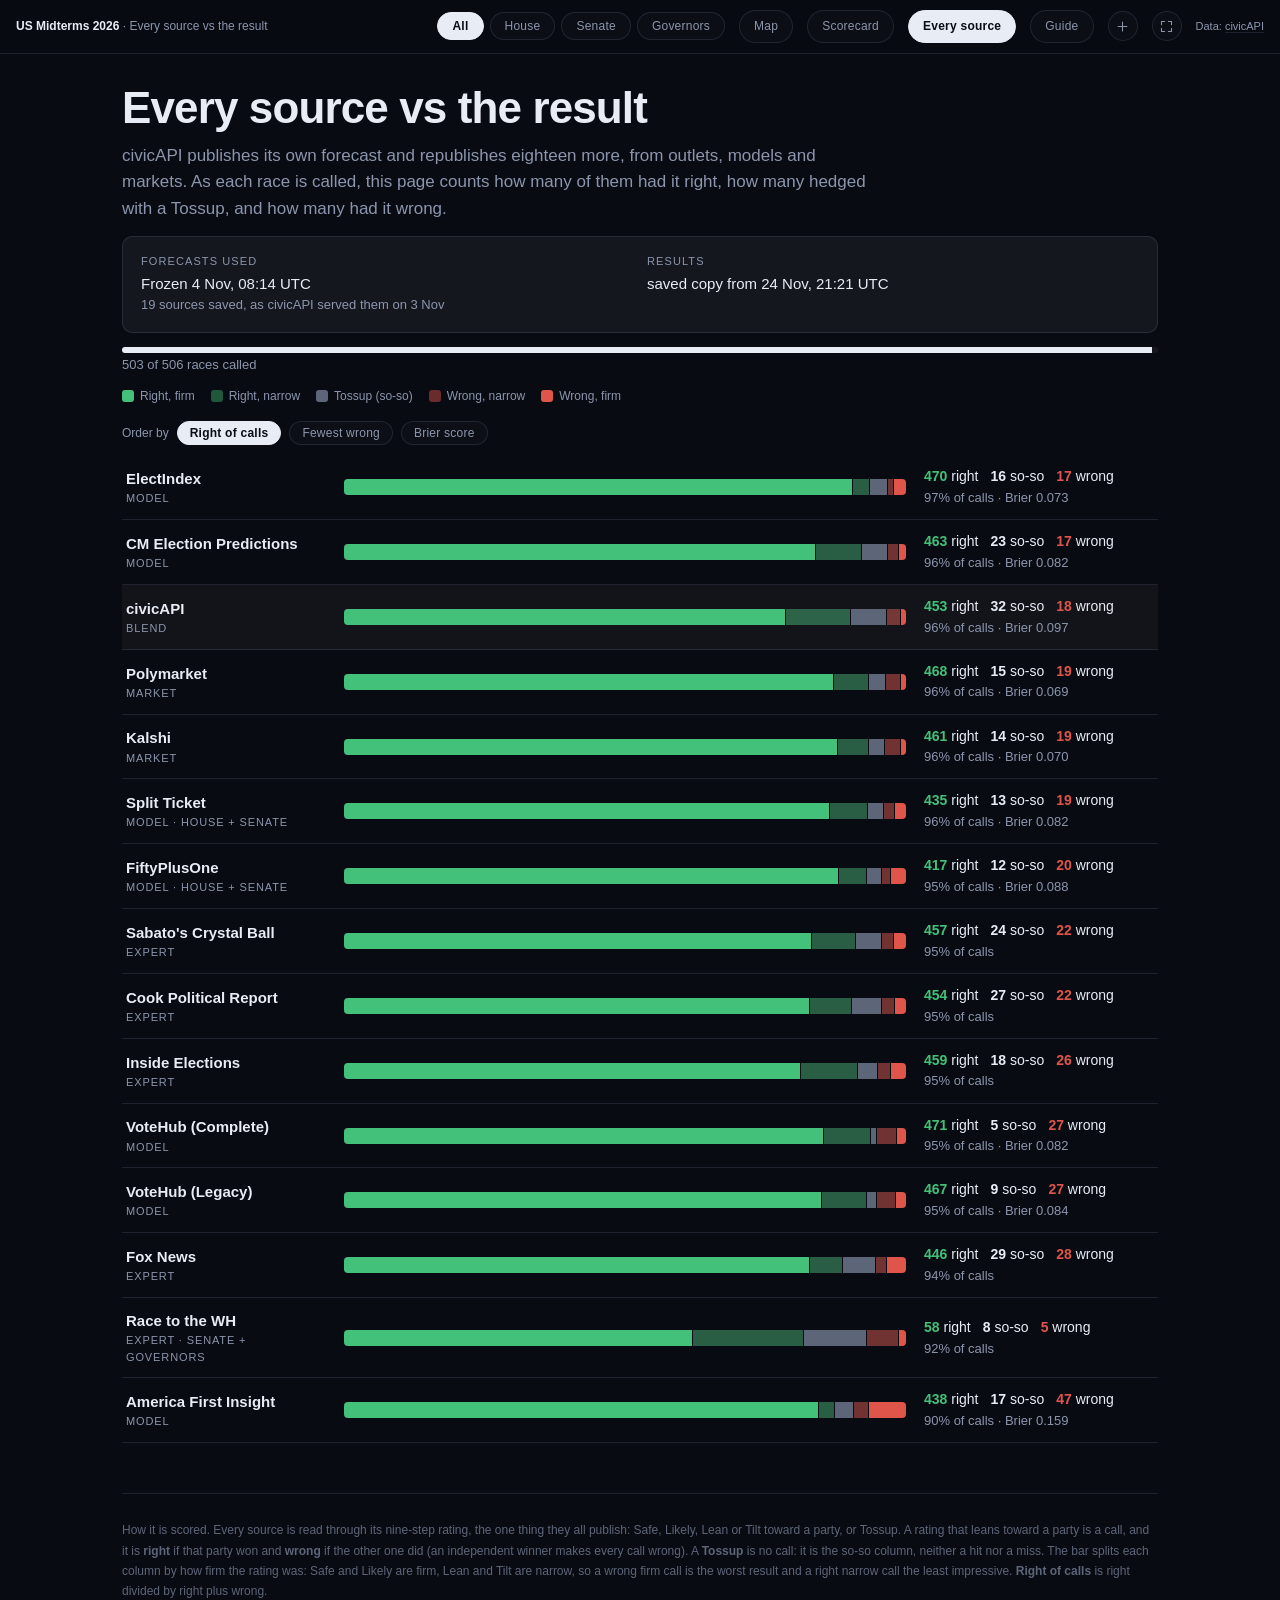
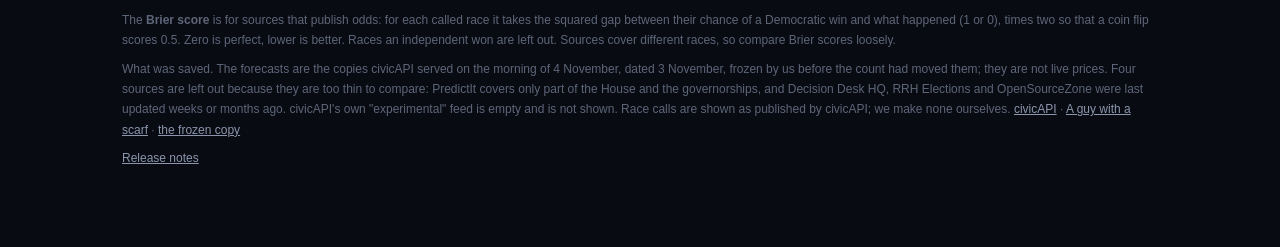
<file: sources/index.html>
<!doctype html>
<html lang="en">
<head>
<meta charset="utf-8">
<meta name="viewport" content="width=device-width,initial-scale=1,viewport-fit=cover">
<title>US Midterms 2026 — Every source vs the result</title>
<meta name="theme-color" content="#090b12">
<link rel="icon" href="data:image/svg+xml,%3Csvg xmlns='http://www.w3.org/2000/svg' viewBox='0 0 32 32'%3E%3Crect width='32' height='32' rx='6' fill='%23090b12'/%3E%3Crect x='4' y='10' width='12' height='12' fill='%233a82e8'/%3E%3Crect x='16' y='10' width='12' height='12' fill='%23f0584a'/%3E%3C/svg%3E">
<meta name="description" content="Fifteen forecasters, one election night: how many races each one called the right way, how many it hedged on and how many it got wrong, for the House, Senate and governorships as races are called.">
<link rel="canonical" href="https://elections.aguywithascarf.com/sources/">
<meta property="og:type" content="article">
<meta property="og:site_name" content="A Guy With A Scarf">
<meta property="og:title" content="US Midterms 2026 — Every source vs the result">
<meta property="og:description" content="Fifteen forecasters against the result: right, hedged or wrong, race by race as they are called.">
<meta property="og:url" content="https://elections.aguywithascarf.com/sources/">
<meta property="og:image" content="https://elections.aguywithascarf.com/img/og.png?v=1">
<meta property="og:image:width" content="1200">
<meta property="og:image:height" content="630">
<meta name="twitter:card" content="summary_large_image">
<meta name="twitter:title" content="US Midterms 2026 — Every source vs the result">
<meta name="twitter:description" content="Fifteen forecasters against the result: right, hedged or wrong.">
<meta name="twitter:image" content="https://elections.aguywithascarf.com/img/og.png?v=1">
<!-- Umami --><script>try{/[?&#]noumami\b/.test(location.href)&&localStorage.setItem('umami.disabled','1')}catch(e){}</script><script defer src="https://m.aguywithascarf.com/k.js" data-website-id="da7c4444-fe20-4f84-baaf-47d34355418b"></script>
<script defer src="https://dataviz.aguywithascarf.com/ver.js"></script><!-- End Umami -->
<link rel="stylesheet" href="../nav.css">
<style>
:root{
  --bg:#090b12; --ink:#e8ecf5; --dim:#8b96ad; --faint:#5d6679;
  --pan:rgba(255,255,255,.05); --pan2:rgba(255,255,255,.02); --line:rgba(150,166,205,.15);
  --r0:#2f88f5; --r1:#3d7bd6; --r2:#4670b8; --r3:#4f6a9a; --r4:#686a72;
  --r5:#98605a; --r6:#b85c52; --r7:#d85a48; --r8:#f2564a;
  --calD:#2f86ff; --calR:#ff4a3d; --calO:#e0b84a; --good:#43c07a; --bad:#e0554a;
}
*{box-sizing:border-box;margin:0;padding:0}
html{background:var(--bg)}
body{background:var(--bg);color:var(--ink);font-family:"Helvetica Neue",Helvetica,Arial,sans-serif;font-weight:300;-webkit-font-smoothing:antialiased;line-height:1.55}
a{color:var(--ink)}
b,strong{font-weight:700}
.pill{border:1px solid var(--line);background:var(--pan2);color:var(--dim);border-radius:99px;
  padding:6px 14px;font-size:12px;cursor:pointer;letter-spacing:.02em}
.pill:hover{color:var(--ink);border-color:rgba(150,166,205,.35)}
a.pill{text-decoration:none}
.pill.on{background:var(--ink);border-color:var(--ink);color:#0a0d14;font-weight:700}
#credit{color:var(--dim);font-size:11px}
#credit a{text-decoration:none;border-bottom:1px solid var(--line)}
#credit a:hover{color:var(--ink)}
main{max-width:1100px;margin:0 auto;padding:30px clamp(16px,2.5vw,32px) 70px}
h1{font-size:clamp(28px,5vw,44px);font-weight:700;letter-spacing:-.02em;line-height:1.08;margin-bottom:12px}
.lede{font-size:17px;color:var(--dim);max-width:760px}
h2{font-size:22px;font-weight:700;margin:44px 0 6px}
h2 small{display:block;font-size:11px;letter-spacing:.14em;text-transform:uppercase;color:var(--dim);margin-bottom:6px}
h3{font-size:11px;font-weight:700;letter-spacing:.12em;text-transform:uppercase;color:var(--dim);margin:22px 0 8px}
p{margin:8px 0}
.dim{color:var(--dim)}
.card{background:var(--pan);border:1px solid var(--line);border-radius:10px;padding:16px 18px;margin:14px 0}
.status{display:grid;grid-template-columns:repeat(auto-fit,minmax(240px,1fr));gap:14px}
.status .k{font-size:11px;letter-spacing:.1em;text-transform:uppercase;color:var(--dim)}
.status .v{font-size:15px;margin-top:2px}
.prog{height:6px;background:var(--pan);border-radius:3px;overflow:hidden;margin:6px 0 2px}
.prog i{display:block;height:100%;background:var(--ink)}
.tiles{display:grid;grid-template-columns:repeat(auto-fit,minmax(210px,1fr));gap:12px;margin:12px 0}
.tile{background:var(--pan);border:1px solid var(--line);border-radius:10px;padding:14px 16px}
.tile .k{font-size:11px;letter-spacing:.1em;text-transform:uppercase;color:var(--dim)}
.tile .big{font-size:34px;font-weight:700;letter-spacing:-.02em;line-height:1.1;margin:4px 0;font-variant-numeric:tabular-nums}
.tile .sub{font-size:13px;color:var(--dim)}
.good{color:var(--good)} .bad{color:var(--bad)}
table{border-collapse:collapse;width:100%;font-size:13.5px}
th{font-size:10px;letter-spacing:.1em;text-transform:uppercase;color:var(--dim);text-align:left;padding:6px 8px;border-bottom:1px solid var(--line)}
td{padding:8px;border-bottom:1px solid var(--line);vertical-align:top}
td.n,th.n{text-align:right;font-variant-numeric:tabular-nums}
.tblwrap{overflow-x:auto}
.chip{display:inline-block;padding:1px 8px;border-radius:99px;font-size:11px;font-weight:700;background:var(--c);color:#fff;white-space:nowrap}
.r0{--c:var(--r0)}.r1{--c:var(--r1)}.r2{--c:var(--r2)}.r3{--c:var(--r3)}.r4{--c:var(--r4)}.r5{--c:var(--r5)}.r6{--c:var(--r6)}.r7{--c:var(--r7)}.r8{--c:var(--r8)}
.dp{display:inline-block;width:9px;height:9px;border-radius:2px;margin-right:5px}
.dp.D{background:var(--calD)}.dp.R{background:var(--calR)}.dp.O{background:var(--calO)}
.banner{border-left:3px solid var(--line);padding:2px 0 2px 14px;color:var(--dim);margin:14px 0}
.banner b{color:var(--ink)}
.banner.warn{border-color:#e0b84a}
.note{font-size:13px;color:var(--faint);max-width:760px}
.sdot{display:inline-block;width:9px;height:9px;border-radius:99px;margin-right:6px;background:var(--sc)}
.tile.src{border-top:3px solid var(--sc)}
.tile .sub b{color:var(--ink)}
.mk{font-weight:700;margin-left:4px}
.mk.y{color:var(--good)} .mk.n{color:var(--bad)} .mk.z{color:var(--faint)}
details.more summary{cursor:pointer;color:var(--dim);font-size:13px;margin:8px 0}
#foot{margin-top:50px;padding-top:18px;border-top:1px solid var(--line);font-size:12px;color:var(--faint);line-height:1.7}
#foot a{color:var(--dim)}
.sortrow .pill{font-family:inherit}
.legend{display:flex;gap:16px;flex-wrap:wrap;font-size:12px;color:var(--dim);margin:12px 0 4px}
.legend i{display:inline-block;width:12px;height:12px;border-radius:3px;margin-right:6px;vertical-align:-2px;background:var(--c)}
.seg-rs{--c:#43c07a}.seg-rn{--c:rgba(67,192,122,.42)}.seg-t{--c:#5d6679}.seg-wn{--c:rgba(224,85,74,.45)}.seg-ws{--c:#e0554a}
.list{margin-top:10px}
.sr{display:grid;grid-template-columns:200px minmax(0,1fr) 230px;gap:6px 18px;align-items:center;padding:11px 4px;border-bottom:1px solid var(--line)}
.sr.me{background:rgba(255,255,255,.035)}
.sr .nm{font-size:15px;font-weight:700}
.sr .nm small{display:block;font-size:11px;font-weight:300;letter-spacing:.08em;text-transform:uppercase;color:var(--dim)}
.sr .nm em{font-style:normal;font-weight:300;font-size:11px;color:var(--faint);display:block;letter-spacing:0;text-transform:none}
.bar{display:flex;height:16px;border-radius:4px;overflow:hidden;background:var(--pan)}
.bar b{display:block;height:100%;background:var(--c);min-width:0}
.bar b+b{border-left:1px solid var(--bg)}
.nums{font-size:13px;font-variant-numeric:tabular-nums;color:var(--dim)}
.nums .a{color:var(--ink);font-size:14px}
.nums .a b.g{color:var(--good)} .nums .a b.r{color:var(--bad)}
.nums .a span{margin-right:12px;white-space:nowrap}
.sortrow{display:flex;gap:8px;align-items:center;flex-wrap:wrap;font-size:12px;color:var(--dim);margin:16px 0 0}
.sortrow .pill{padding:4px 12px}
@media (max-width:780px){.sr{grid-template-columns:1fr;gap:6px}.sr .nm small{display:inline;margin-left:8px}}
</style>
</head>
<body>
<script src="../nav.js" data-page="sources" data-ctx="Every source vs the result" data-chambers></script>

<main>
  <h1>Every source vs the result</h1>
  <p class="lede">civicAPI publishes its own forecast and republishes eighteen more, from outlets, models and markets. As each race is called, this page counts how many of them had it right, how many hedged with a Tossup, and how many had it wrong.</p>

  <div id="app"><p class="dim" style="margin-top:30px">Loading the saved forecasts and the results…</p></div>

  <div id="foot">
    <p>How it is scored. Every source is read through its nine-step rating, the one thing they all publish: Safe, Likely, Lean or Tilt toward a party, or Tossup. A rating that leans toward a party is a call, and it is <b>right</b> if that party won and <b>wrong</b> if the other one did (an independent winner makes every call wrong). A <b>Tossup</b> is no call: it is the so-so column, neither a hit nor a miss. The bar splits each column by how firm the rating was: Safe and Likely are firm, Lean and Tilt are narrow, so a wrong firm call is the worst result and a right narrow call the least impressive. <b>Right of calls</b> is right divided by right plus wrong.</p>
    <p>The <b>Brier score</b> is for sources that publish odds: for each called race it takes the squared gap between their chance of a Democratic win and what happened (1 or 0), times two so that a coin flip scores 0.5. Zero is perfect, lower is better. Races an independent won are left out. Sources cover different races, so compare Brier scores loosely.</p>
    <p>What was saved. The forecasts are the copies civicAPI served on the morning of 4 November, dated 3 November, frozen by us before the count had moved them; they are not live prices. Four sources are left out because they are too thin to compare: PredictIt covers only part of the House and the governorships, and Decision Desk HQ, RRH Elections and OpenSourceZone were last updated weeks or months ago. civicAPI's own "experimental" feed is empty and is not shown. Race calls are shown as published by civicAPI; we make none ourselves. <a href="https://civicapi.org" target="_blank" rel="noopener">civicAPI</a> · <a href="https://aguywithascarf.com/">A guy with a scarf</a> · <a href="https://github.com/carlodemarchis-stack/elections/tree/main/archive/baseline" target="_blank" rel="noopener">the frozen copy</a></p>
    <p><a href="https://dataviz.aguywithascarf.com/releases/#midterms">Release notes</a> <a class="agwas-ver" data-agwas-ver="midterms" href="https://dataviz.aguywithascarf.com/releases/#midterms"></a></p>
  </div>
</main>

<script>
(() => {
'use strict';
const esc = s => String(s ?? '').replace(/[&<>"]/g, c => ({'&':'&amp;','<':'&lt;','>':'&gt;','"':'&quot;'}[c]));
const ARCHIVE = '../archive/';
const CACHE = 'https://atgelibbknccvxtuolay.supabase.co/functions/v1/elections-cache';
const CHS = [['house', 'House'], ['senate', 'Senate'], ['gov', 'Governors']];
const RACES = {house: 435, senate: 35, gov: 36};
const RATINGS = ['Safe D','Likely D','Lean D','Tilt D','Tossup','Tilt R','Lean R','Likely R','Safe R'];
const FIRM = new Set([0, 1, 7, 8]);
const KIND = {civicapi: 'blend', cook: 'expert', sabato: 'expert', insideelections: 'expert', foxnews: 'expert', racetothewh: 'expert', rrh: 'expert',
  kalshi: 'market', polymarket: 'market', predictit: 'market'};   // everything else is a model
const Q = new URLSearchParams(location.search);
const DEMO = Q.has('demo') ? Math.min(1, Math.max(0, parseFloat(Q.get('demo')) || 0.6)) : null;
const REHEARSAL = Q.has('rehearsal');
const S = {ch: 'all', sort: 'right'};
const getJSON = async u => { const r = await fetch(u, {cache: 'no-store'}); if (!r.ok) throw new Error(u + ' ' + r.status); return r.json(); };
const party = p => /democrat/i.test(p || '') ? 'D' : /republican/i.test(p || '') ? 'R' : 'O';
const when = iso => new Date(iso).toLocaleString('en-GB', {day: 'numeric', month: 'short', hour: '2-digit', minute: '2-digit', timeZone: 'UTC'}) + ' UTC';
const dayOf = iso => new Date(iso + 'T12:00:00Z').toLocaleDateString('en-GB', {day: 'numeric', month: 'short', timeZone: 'UTC'});
const leanTo = (i, a) => a === 'O' ? -Math.abs(4 - i) : a === 'D' ? 4 - i : i - 4;

let FROZEN, CALLED, SRC;   // frozen forecasts; CALLED[ch][code lower] = 'D' | 'R' | 'O' | ''

function calledFromDoc(doc) {
  const m = {};
  for (const [k, r] of Object.entries(doc.region_results || {})) { const w = (r.candidates || []).find(c => c.winner); m[k] = w ? party(w.party) : ''; }
  return m;
}

// ?demo: invent outcomes from civicAPI's own chances, to see the page fill up before there are votes
function hash(s) { let h = 2166136261; for (const c of s) { h ^= c.charCodeAt(0); h = Math.imul(h, 16777619); } return h >>> 0; }
function rng(a) { return () => { a |= 0; a = a + 0x6D2B79F5 | 0; let t = Math.imul(a ^ a >>> 15, 1 | a); t = t + Math.imul(t ^ t >>> 7, 61 | t) ^ t; return ((t ^ t >>> 14) >>> 0) / 4294967296; }; }
function demoCalled() {
  const out = {};
  for (const [k] of CHS) {
    out[k] = {};
    for (const [code, [, pd]] of Object.entries(FROZEN.sources.civicapi[k].states)) {
      const r = rng(hash(code + k)), u = r(), called = r() < DEMO;
      out[k][code.toLowerCase()] = called ? (u < (pd ?? 50) / 100 ? 'D' : 'R') : '';
    }
  }
  return out;
}

/* one source over the chosen chambers: right / wrong split by firmness, Tossups, Brier */
function stats(id, chambers) {
  const e = {rs: 0, rn: 0, t: 0, wn: 0, ws: 0, rated: 0, called: 0, bs: 0, bn: 0};
  for (const k of chambers) {
    const doc = SRC[id][k], called = CALLED[k];
    if (!doc) continue;
    for (const a of Object.values(called)) if (a) e.called++;
    for (const [code, [rating, pd]] of Object.entries(doc.states)) {
      const a = called[code.toLowerCase()], i = RATINGS.indexOf(rating);
      if (!a || i < 0) continue;
      e.rated++;
      if (i === 4) e.t++;
      else if (leanTo(i, a) > 0) FIRM.has(i) ? e.rs++ : e.rn++;
      else FIRM.has(i) ? e.ws++ : e.wn++;
      if (pd != null && a !== 'O') { e.bs += 2 * Math.pow(pd / 100 - (a === 'D' ? 1 : 0), 2); e.bn++; }
    }
  }
  e.right = e.rs + e.rn; e.wrong = e.ws + e.wn; e.calls = e.right + e.wrong;
  e.pct = e.calls ? e.right / e.calls : null;
  e.brier = e.bn ? e.bs / e.bn : null;
  return e;
}

/* too thin to compare: a chamber it covers only in part, or not refreshed in weeks */
function thinWhy(id) {
  for (const [k, name] of CHS) {
    const d = SRC[id][k]; if (!d) continue;
    if (d.last_updated < '2026-10-20') return `last updated ${dayOf(d.last_updated)}`;
    if (Object.keys(d.states).length < 0.5 * RACES[k]) return `rates only ${Object.keys(d.states).length} of ${RACES[k]} ${name} races`;
  }
  return null;
}

function rowHTML(id, e) {
  const n = SRC[id].name, tot = e.rated || 1, seg = (c, v, t) => v ? `<b class="${c}" style="width:${v / tot * 100}%" title="${t}: ${v}"></b>` : '';
  const covers = CHS.filter(([k]) => SRC[id][k]).map(([, nm]) => nm);
  return `<div class="sr${id === 'civicapi' ? ' me' : ''}">
    <div class="nm">${esc(n)}<small>${KIND[id] || 'model'}${S.ch === 'all' && covers.length < 3 ? ' · ' + esc(covers.join(' + ') || 'no chamber') : ''}</small></div>
    <div class="bar" role="img" aria-label="${esc(n)}: ${e.right} right, ${e.t} Tossup, ${e.wrong} wrong">${e.rated
      ? seg('seg-rs', e.rs, 'Right, firm (Safe/Likely)') + seg('seg-rn', e.rn, 'Right, narrow (Lean/Tilt)') + seg('seg-t', e.t, 'Tossup') + seg('seg-wn', e.wn, 'Wrong, narrow (Lean/Tilt)') + seg('seg-ws', e.ws, 'Wrong, firm (Safe/Likely)') : ''}</div>
    <div class="nums"><div class="a"><span><b class="g">${e.right}</b> right</span><span><b>${e.t}</b> so-so</span><span><b class="r">${e.wrong}</b> wrong</span></div>
      ${e.calls ? `${Math.round(e.pct * 100)}% of calls` : 'no calls yet'}${e.brier != null ? ` · Brier ${e.brier.toFixed(3)}` : ''}</div>
  </div>`;
}

function render() {
  const chambers = S.ch === 'all' ? CHS.map(([k]) => k) : [S.ch];
  const ids = Object.keys(SRC).filter(id => chambers.some(k => SRC[id][k]));
  const all = ids.map(id => ({id, e: stats(id, chambers), thin: thinWhy(id)}));
  const cmp = {right: (a, b) => (b.e.pct ?? -1) - (a.e.pct ?? -1) || b.e.right - a.e.right,
    wrong: (a, b) => a.e.wrong - b.e.wrong || b.e.right - a.e.right,
    brier: (a, b) => (a.e.brier ?? 9) - (b.e.brier ?? 9)}[S.sort];
  const shown = all.filter(x => !x.thin).sort(cmp);
  const called = chambers.reduce((t, k) => t + Object.values(CALLED[k]).filter(Boolean).length, 0);
  const total = chambers.reduce((t, k) => t + Object.keys(CALLED[k]).length, 0);
  const sort = (v, l) => `<button class="pill${S.sort === v ? ' on' : ''}" data-sort="${v}">${l}</button>`;
  document.getElementById('chambers').innerHTML = [['all', 'All'], ...CHS].map(([v, l]) => `<button class="pill${S.ch === v ? ' on' : ''}" data-ch="${v}">${l}</button>`).join('');
  document.getElementById('list').innerHTML =
    `<div class="prog" title="${called} of ${total} races called"><i style="width:${total ? called / total * 100 : 0}%"></i></div>
    <p class="dim" style="font-size:13px;margin-top:0">${called} of ${total} races called</p>
    <div class="legend"><span><i class="seg-rs"></i>Right, firm</span><span><i class="seg-rn"></i>Right, narrow</span><span><i class="seg-t"></i>Tossup (so-so)</span><span><i class="seg-wn"></i>Wrong, narrow</span><span><i class="seg-ws"></i>Wrong, firm</span></div>
    <div class="sortrow">Order by ${sort('right', 'Right of calls')}${sort('wrong', 'Fewest wrong')}${sort('brier', 'Brier score')}</div>
    <div class="list">${called ? '' : '<div class="banner" style="margin-top:14px"><b>Nothing has been called yet,</b> so every row is empty until the first race is.</div>'}
    ${shown.map(x => rowHTML(x.id, x.e)).join('')}</div>`;
}

(async () => {
  const app = document.getElementById('app');
  try {
    FROZEN = await getJSON(ARCHIVE + 'baseline/sources-all.json');
    SRC = FROZEN.sources;
    let source, testIgnored = false;
    const archived = await getJSON(ARCHIVE + 'results/latest.json').catch(() => null);
    try {
      const d = await getJSON(CACHE + '?k=results');
      const test = CHS.some(([k]) => d[k]?.test_data);
      if (test && !REHEARSAL) { testIgnored = true; throw new Error('test data'); }
      CALLED = Object.fromEntries(CHS.map(([k]) => [k, calledFromDoc(d[k])]));
      source = test ? "civicAPI's TEST election, live" : 'live from civicAPI';
    } catch (e) {
      if (!archived) throw new Error('results unavailable');
      CALLED = Object.fromEntries(CHS.map(([k]) => [k, Object.fromEntries(Object.entries(archived.chambers[k].seats).map(([c, r]) => [c, r[0]]))]));
      source = `saved copy from ${when(archived.observed)}`;
    }
    if (DEMO !== null) { CALLED = demoCalled(); source = 'invented demo results'; }
    const h = location.hash.slice(1); if (CHS.some(([k]) => k === h)) S.ch = h;

    app.innerHTML = `<div class="card status"><div><div class="k">Forecasts used</div><div class="v">Frozen ${when(FROZEN.frozen)}</div><div class="dim" style="font-size:13px">${Object.keys(SRC).length} sources saved, as civicAPI served them on 3 Nov</div></div>
      <div><div class="k">Results</div><div class="v">${REHEARSAL ? '<b>Rehearsal</b> · ' : ''}${DEMO !== null ? '<b>Demo</b> · ' : ''}${esc(source)}</div></div></div>` +
      (testIgnored ? `<div class="banner warn"><b>civicAPI is running a test election right now.</b> Its invented results are ignored here, so nothing is scored until real races are called.</div>` : '') +
      (DEMO !== null ? `<div class="banner warn"><b>Demo:</b> these results are invented from civicAPI's own chances, to show how the page reads. They are not real.</div>` : '') +
      `<div id="list"></div>`;
    document.addEventListener('click', e => {
      const b = e.target.closest('button[data-ch],button[data-sort]'); if (!b) return;
      if (b.dataset.ch) { S.ch = b.dataset.ch; history.replaceState(null, '', S.ch === 'all' ? location.pathname + location.search : '#' + S.ch); }
      else S.sort = b.dataset.sort;
      render();
    });
    render();
  } catch (e) {
    console.error(e);
    app.innerHTML = `<div class="banner warn"><b>Could not load the saved data.</b> ${esc(e.message)}. If you opened this file directly, serve the folder instead.</div>`;
  }
})();
})();
</script>
</body>
</html>
</file>
<file: nav.css>
/* The shared top bar of the sub-pages (scorecard, every source, guide), written by nav.js.
   The map page carries the same bar inline in index.html: change them together. */
#topbar,.mod{--pan:rgba(255,255,255,.05);--pan2:rgba(255,255,255,.02);--line:rgba(150,166,205,.15);--ink:#e8ecf5;--dim:#8b96ad}
#topbar{position:sticky;top:0;z-index:30;display:flex;align-items:center;gap:14px;flex-wrap:wrap;
  padding:10px 16px;background:rgba(9,11,18,.92);backdrop-filter:blur(14px);border-bottom:1px solid var(--line);font-size:12px;line-height:1.55;font-family:"Helvetica Neue",Helvetica,Arial,sans-serif;font-weight:300}
#topbar #ctx{color:var(--dim);flex:1 1 220px;min-width:0}
#topbar #ctx b{color:var(--ink);font-weight:700}
#topbar .seg{display:flex;gap:6px}
#topbar .pill{border:1px solid var(--line);background:var(--pan2);color:var(--dim);border-radius:99px;
  padding:6px 14px;font-size:12px;cursor:pointer;letter-spacing:.02em;text-decoration:none;font-family:inherit;font-weight:300}
#topbar .pill:hover{color:var(--ink);border-color:rgba(150,166,205,.35)}
#topbar .pill.on{background:var(--ink);border-color:var(--ink);color:#0a0d14;font-weight:700}
#topbar .ic{width:30px;height:30px;border-radius:99px;border:1px solid var(--line);background:var(--pan2);color:var(--dim);
  display:grid;place-items:center;cursor:pointer;padding:0}
#topbar .ic:hover{color:var(--ink);border-color:rgba(150,166,205,.35)}
#topbar .ic svg{width:15px;height:15px;fill:none;stroke:currentColor;stroke-width:1.7;stroke-linecap:round;stroke-linejoin:round}
@media (max-width:700px){#fsBtn{display:none}}
#credit{color:var(--dim);font-size:11px}
#credit a{color:inherit;text-decoration:none;border-bottom:1px solid var(--line)}
#credit a:hover{color:var(--ink)}
.mod{position:fixed;inset:0;z-index:60;background:rgba(4,6,12,.82);backdrop-filter:blur(7px);display:none;place-items:center;padding:22px;font-family:"Helvetica Neue",Helvetica,Arial,sans-serif;font-weight:300}
.mod.on{display:grid}
.mbox{width:min(430px,94vw);max-height:84vh;overflow:auto;background:#0d1019;border:1px solid var(--line);border-radius:20px;padding:22px 24px;color:var(--ink)}
.mbox h3{font-size:17px;font-weight:700;margin-bottom:12px;color:var(--ink);text-transform:none;letter-spacing:0}
.mbox p{font-size:12.5px;color:var(--dim);line-height:1.65}
.mbox p a{color:var(--ink)}
.applist{display:flex;flex-direction:column;gap:3px}
.approw{display:grid;grid-template-columns:12px 1fr auto;gap:11px;align-items:center;padding:9px 10px;border-radius:10px;
  text-decoration:none;color:var(--ink);font-size:12.5px}
.approw:hover{background:var(--pan)}
.approw i{width:9px;height:9px;border-radius:99px}
.approw em{font-style:normal;color:var(--dim);font-size:11px;display:block}
</file>
